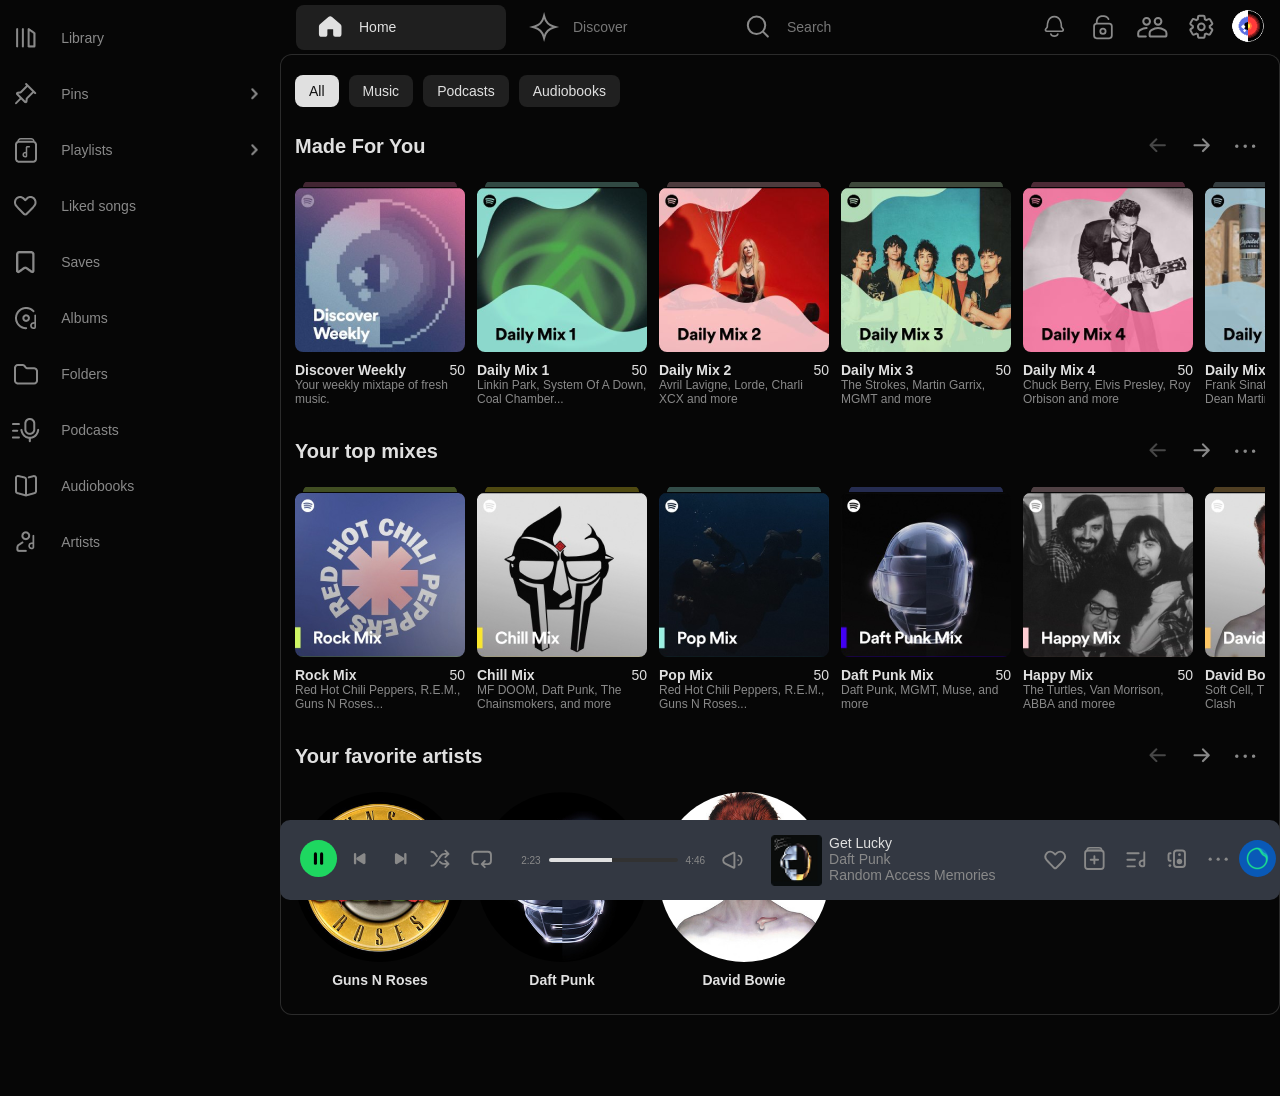
<file: index.html>
<!doctype html>
<html lang="en">
  <head>
    <meta charset="UTF-8" />
    <meta name="viewport" content="width=device-width, initial-scale=1.0" />
    <link
      href="https://api.fontshare.com/v2/css?f[]=satoshi@300,400,500,501,700&display=swap"
      rel="stylesheet"
    />
    <link rel="stylesheet" href="css/style.css" />
    <title>spotify</title>
  </head>
  <body>
    <!--sidebar-->
    <aside class="sidebar">
      <!--desktop-version-sidebar-->
      <div class="desktop-aside">
        <ul class="aside-elements">
          <li>
            <a href="library.html" target="_parent">
              <img
                src="./assets/icons/sidebar.icons/libraryicon.png"
                alt="pin"
              />Library
            </a>
          </li>
          <li>
            <a href="#">
              <img src="./assets/icons/sidebar.icons/pin.png" alt="pin" />Pins
              <img
                class="sidebar-arrow-right"
                src="assets/icons/sidebar.icons/sidebar.arrowicon.png"
                alt="arrow-right"
              />
            </a>
          </li>
          <li>
            <a href="playlist.html" target="_parent">
              <img
                src="./assets/icons/sidebar.icons/playlisticon.png"
                alt="Playlists"
              />Playlists
              <img
                class="sidebar-arrow-right"
                src="assets/icons/sidebar.icons/sidebar.arrowicon.png"
                alt="arrow-right"
              />
            </a>
          </li>
          <li>
            <a href="#">
              <img
                src="./assets/icons/sidebar.icons/likedsongicon.png"
                alt="Liked-songs"
              />Liked songs
            </a>
          </li>
          <li>
            <a href="#">
              <img
                src="./assets/icons/sidebar.icons/savesicon.png"
                alt="Saves"
              />Saves
            </a>
          </li>
          <li>
            <a href="#">
              <img
                src="./assets/icons/sidebar.icons/albumsicon.png"
                alt="Albums"
              />Albums
            </a>
          </li>
          <li>
            <a href="#">
              <img
                src="./assets/icons/sidebar.icons/foldersicon.png"
                alt="Folders"
              />Folders
            </a>
          </li>
          <li>
            <a href="#">
              <img
                src="./assets/icons/sidebar.icons/podcastsicon.png"
                alt="Podcasts"
              />Podcasts
            </a>
          </li>
          <li>
            <a href="#">
              <img
                src="./assets/icons/sidebar.icons/audiobooksicon.png"
                alt="Audiobooks"
              />Audiobooks
            </a>
          </li>
          <li>
            <a href="#">
              <img
                src="./assets/icons/sidebar.icons/artistsicon.png"
                alt="Artists"
              />Artists
            </a>
          </li>
        </ul>
      </div>
    </aside>

    <!--header-->

    <header class="site-header">
      <nav class="header-nav">
        <!-- left side -->
        <div class="nav-left">
          <a href="#" class="nav-item active">
            <img
              alt="home. icon"
              src="assets/icons/menu.bar.icons/home.active.icon.svg"
            />
            <span>Home</span>
          </a>
          <a href="#" class="nav-item">
            <img
              alt="discover icon"
              src="assets/icons/menu.bar.icons/star.off.icon.svg"
            />
            <span>Discover</span>
          </a>
          <a href="search.html" target="_parent" class="nav-item">
            <img
              alt="search icon"
              src="assets/icons/menu.bar.icons/search.off.icon.svg"
            />
            <span>Search</span>
          </a>
        </div>

        <!-- right side -->
        <div class="nav-right">
          <button class="icon-btn" title="Notifications">
            <img
              alt="nofication icon"
              src="assets/icons/menu.bar.icons/bell.icon.svg"
            />
          </button>
          <button class="icon-btn" title="Lock">
            <img
              alt="lock icon"
              src="assets/icons/menu.bar.icons/lock.icon.svg"
            />
          </button>
          <button class="icon-btn" title="Friends">
            <img
              alt="firiends icon"
              src="assets/icons/menu.bar.icons/twoman.icon.svg"
            />
          </button>
          <button class="icon-btn" title="Settings">
            <img
              alt="settings icon"
              src="assets/icons/menu.bar.icons/setting.icon.svg"
            />
          </button>
          <button
            onclick="window.location.href = 'profile.html'"
            class="avatar-btn"
          >
            <img
              alt="avatar icon"
              src="assets/icons/menu.bar.icons/profile.icon.svg"
            />
          </button>
        </div>
      </nav>
    </header>

    <!-- Home main content -->
    <main>
      <section class="main-content">
        <!-- FILTER BUTTONS (All / Music / Podcasts / Audiobooks) -->
        <div class="main-content-btns">
          <button class="all-btn">All</button>
          <button class="music-btn">Music</button>
          <button class="podcast-btn">Podcasts</button>
          <button class="audiobooks-btn">Audiobooks</button>
        </div>

        <!-- MOBILE: QUICK PICKS (Small cards grid like your screenshot) -->
        <!-- NOTE: This section is visible on mobile. -->
        <div class="mobile-picks">
          <!-- Row 1 -->
          <a class="mobile-picks-card" href="#">
            <div class="mobile-picks-cover">
              <img
                alt="Get Lucky cover"
                src="assets/images/favoriteartist.section/artist2.png"
              />
            </div>
            <div class="mobile-picks-content">
              <h4>Get Lucky (feat....)</h4>
              <p>Daft Punk</p>
            </div>
          </a>

          <a class="mobile-picks-card" href="#">
            <div class="mobile-picks-cover">
              <img
                alt="Daily Mix 2 cover"
                src="assets/images/madeforyou.section/album2.png"
              />
            </div>
            <div class="mobile-picks-content">
              <h4>Daily Mix 2</h4>
              <p>Daily Mix</p>
            </div>
          </a>

          <!-- Row 2 -->
          <a class="mobile-picks-card" href="#">
            <div class="mobile-picks-cover">
              <img
                alt="Daily Mix 1 cover"
                src="assets/images/madeforyou.section/album1.png"
              />
            </div>
            <div class="mobile-picks-content">
              <h4>Daily Mix 1</h4>
              <p>Daily Mix</p>
            </div>
          </a>

          <a class="mobile-picks-card" href="#">
            <div class="mobile-picks-cover">
              <img
                alt="Instant Crush cover"
                src="assets/images/favoriteartist.section/artist2.png"
              />
            </div>
            <div class="mobile-picks-content">
              <h4>Instant Crush</h4>
              <p>Daft Punk</p>
            </div>
          </a>

          <!-- Row 3 -->
          <a class="mobile-picks-card" href="#">
            <div class="mobile-picks-cover">
              <img
                alt="Around the world cover"
                src="assets/images/favoriteartist.section/artist2.png"
              />
            </div>
            <div class="mobile-picks-content">
              <h4>Around the wo...</h4>
              <p>Daft Punk</p>
            </div>
          </a>

          <a class="mobile-picks-card" href="#">
            <div class="mobile-picks-cover">
              <img
                alt="Rock Mix cover"
                src="assets/images/madeforyou.section/album1.png"
              />
            </div>
            <div class="mobile-picks-content">
              <h4>Rock Mix</h4>
              <p>Rock Mix</p>
            </div>
          </a>
        </div>

        <!-- MADE FOR YOU SECTION -->
        <div class="madeforyou">
          <div class="madeforyou-header">
            <h2>Made For You</h2>
            <div class="nav-icon">
              <img
                class="arrow-left"
                alt="arrow-left"
                src="assets/icons/homemmain.icons/arrowlefticon.png"
              />
              <img
                class="arrow-right"
                alt="arrow-right"
                src="assets/icons/homemmain.icons/arrowrighticon.png"
              />
              <img
                alt="three-dot"
                src="assets/icons/homemmain.icons/dots.icon.png"
              />
            </div>
          </div>

          <div class="madeforyou-card-section">
            <a class="madeforyou-card" href="#">
              <div class="card-cover">
                <img
                  alt="discover weekly albumcover"
                  src="assets/images/madeforyou.section/album1.png"
                />
              </div>
              <div class="card-content">
                <h3>Discover Weekly</h3>
                <span>50</span>
                <p>Your weekly mixtape of fresh music.</p>
              </div>
            </a>

            <a class="madeforyou-card" href="#">
              <div class="card-cover">
                <img
                  alt="daily mix 1 albumcover"
                  src="assets/images/madeforyou.section/album2.png"
                />
              </div>
              <div class="card-content">
                <h3>Daily Mix 1</h3>
                <span>50</span>
                <p>Linkin Park, System Of A Down, Coal Chamber...</p>
              </div>
            </a>

            <a class="madeforyou-card" href="#">
              <div class="card-cover">
                <img
                  alt="daily mix 2 albumcover"
                  src="assets/images/madeforyou.section/album3.png"
                />
              </div>
              <div class="card-content">
                <h3>Daily Mix 2</h3>
                <span>50</span>
                <p>Avril Lavigne, Lorde, Charli XCX and more</p>
              </div>
            </a>

            <a class="madeforyou-card" href="#">
              <div class="card-cover">
                <img
                  alt="daily mix 3 albumcover"
                  src="assets/images/madeforyou.section/album4.png"
                />
              </div>
              <div class="card-content">
                <h3>Daily Mix 3</h3>
                <span>50</span>
                <p>The Strokes, Martin Garrix, MGMT and more</p>
              </div>
            </a>

            <a class="madeforyou-card" href="#">
              <div class="card-cover">
                <img
                  alt="daily mix 4 albumcover"
                  src="assets/images/madeforyou.section/album5.png"
                />
              </div>
              <div class="card-content">
                <h3>Daily Mix 4</h3>
                <span>50</span>
                <p>Chuck Berry, Elvis Presley, Roy Orbison and more</p>
              </div>
            </a>

            <a class="madeforyou-card" href="#">
              <div class="card-cover">
                <img
                  alt="daily mix 5 albumcover"
                  src="assets/images/madeforyou.section/album6.png"
                />
              </div>
              <div class="card-content">
                <h3>Daily Mix 5</h3>
                <span>50</span>
                <p>Frank Sinatra, Gerhard Trede, Dean Martin and more</p>
              </div>
            </a>

            <a class="madeforyou-card" href="#">
              <div class="card-cover">
                <img
                  alt="nirvana radio albumcover"
                  src="assets/images/madeforyou.section/album7.png"
                />
              </div>
              <div class="card-content">
                <h3>Nirvana Radio</h3>
                <span>50</span>
                <p>The Strokes, Martin Garrix, MGMT and more</p>
              </div>
            </a>

            <a class="madeforyou-card" href="#">
              <div class="card-cover">
                <img
                  alt="fall out boy radio albumcover"
                  src="assets/images/madeforyou.section/album8.png"
                />
              </div>
              <div class="card-content">
                <h3>Fall Out Boy Radio</h3>
                <span>50</span>
                <p>With Panic! At The Disco, The All-American Rejects...</p>
              </div>
            </a>
          </div>
        </div>

        <!-- YOUR TOP MIXES SECTION -->
        <div class="yourtopmixes">
          <div class="yourtopmixes-header">
            <h2>Your top mixes</h2>
            <div class="nav-arrows">
              <img
                class="arrow-left"
                alt="arrow-left"
                src="assets/icons/homemmain.icons/arrowlefticon.png"
              />
              <img
                class="arrow-right"
                alt="arrow-right"
                src="assets/icons/homemmain.icons/arrowrighticon.png"
              />
              <img
                class="three-dot"
                alt="three-dot"
                src="assets/icons/homemmain.icons/dots.icon.png"
              />
            </div>
          </div>

          <div class="yourtopmixes-card-section">
            <a class="yourtopmixes-card" href="#">
              <div class="card-cover">
                <img
                  alt="Rock Mix albumcover"
                  src="assets/images/yourtopmixes.section/album2.1.png"
                />
              </div>
              <div class="card-content">
                <h3>Rock Mix</h3>
                <span>50</span>
                <p>Red Hot Chili Peppers, R.E.M., Guns N Roses...</p>
              </div>
            </a>

            <a class="yourtopmixes-card" href="#">
              <div class="card-cover">
                <img
                  alt="Chill Mix albumcover"
                  src="assets/images/yourtopmixes.section/album2.2.png"
                />
              </div>
              <div class="card-content">
                <h3>Chill Mix</h3>
                <span>50</span>
                <p>MF DOOM, Daft Punk, The Chainsmokers, and more</p>
              </div>
            </a>

            <a class="yourtopmixes-card" href="#">
              <div class="card-cover">
                <img
                  alt="Pop Mix albumcover"
                  src="assets/images/yourtopmixes.section/album2.3.png"
                />
              </div>
              <div class="card-content">
                <h3>Pop Mix</h3>
                <span>50</span>
                <p>Red Hot Chili Peppers, R.E.M., Guns N Roses...</p>
              </div>
            </a>

            <a class="yourtopmixes-card" href="#">
              <div class="card-cover">
                <img
                  alt="Daft Punk Mix albumcover"
                  src="assets/images/yourtopmixes.section/album2.4.png"
                />
              </div>
              <div class="card-content">
                <h3>Daft Punk Mix</h3>
                <span>50</span>
                <p>Daft Punk, MGMT, Muse, and more</p>
              </div>
            </a>

            <a class="yourtopmixes-card" href="#">
              <div class="card-cover">
                <img
                  alt="Happy Mix albumcover"
                  src="assets/images/yourtopmixes.section/album2.5.png"
                />
              </div>
              <div class="card-content">
                <h3>Happy Mix</h3>
                <span>50</span>
                <p>The Turtles, Van Morrison, ABBA and moree</p>
              </div>
            </a>

            <a class="yourtopmixes-card" href="#">
              <div class="card-cover">
                <img
                  alt="David Bowie Mix albumcover"
                  src="assets/images/yourtopmixes.section/album2.6.png"
                />
              </div>
              <div class="card-content">
                <h3>David Bowie Mix</h3>
                <span>50</span>
                <p>Soft Cell, The Who and The Clash</p>
              </div>
            </a>

            <a class="yourtopmixes-card" href="#">
              <div class="card-cover">
                <img
                  alt="Upbeat Mix albumcover"
                  src="assets/images/yourtopmixes.section/album2.7.png"
                />
              </div>
              <div class="card-content">
                <h3>Upbeat Mix</h3>
                <span>50</span>
                <p>Kylie Minogue, Charli XCX, Cage The Elephant and...</p>
              </div>
            </a>

            <a class="yourtopmixes-card" href="#">
              <div class="card-cover">
                <img
                  alt="60s Mix albumcover"
                  src="assets/images/yourtopmixes.section/album2.8.png"
                />
              </div>
              <div class="card-content">
                <h3>60s Mix</h3>
                <span>50</span>
                <p>Chuck Berry, Skeeter David, Van Morrison and...</p>
              </div>
            </a>
          </div>
        </div>

        <!-- YOUR FAVORITE ARTISTS SECTION -->
        <div class="Yourfavoriteartists">
          <div class="Yourfavoriteartists-header">
            <h2>Your favorite artists</h2>
            <div class="nav-arrows">
              <img
                class="arrow-left"
                alt="arrow-left"
                src="assets/icons/homemmain.icons/arrowlefticon.png"
              />
              <img
                class="arrow-right"
                alt="arrow-right"
                src="assets/icons/homemmain.icons/arrowrighticon.png"
              />
              <img
                class="three-dot"
                alt="three-dot"
                src="assets/icons/homemmain.icons/dots.icon.png"
              />
            </div>
          </div>

          <div class="Yourfavoriteartists-section">
            <a class="Yourfavoriteartists-card" href="#">
              <div class="card-cover">
                <img
                  alt="Guns N' Roses artist cover"
                  src="assets/images/favoriteartist.section/artist1.png"
                />
              </div>
              <div class="card-content">
                <h3>Guns N Roses</h3>
              </div>
            </a>

            <a class="Yourfavoriteartists-card" href="#">
              <div class="card-cover">
                <img
                  alt="Daft Punk artist cover"
                  src="assets/images/favoriteartist.section/artist2.png"
                />
              </div>
              <div class="card-content">
                <h3>Daft Punk</h3>
              </div>
            </a>

            <a class="Yourfavoriteartists-card" href="#">
              <div class="card-cover">
                <img
                  alt="David Bowie artist cover"
                  src="assets/images/favoriteartist.section/artist3.png"
                />
              </div>
              <div class="card-content">
                <h3>David Bowie</h3>
              </div>
            </a>
          </div>
        </div>
      </section>
    </main>

    <!-- footer / player bar -->
    <footer class="player-bar">
      <!-- Left: Controls -->
      <section class="pleyer-desktop">
        <div class="player-controls">
          <button class="btn btn-play" aria-label="Pause">
            <img
              alt="pause button"
              src="assets/icons/player.icons/play button.svg"
            />
          </button>
          <button>
            <img alt="Previous" src="assets/icons/player.icons/skip.left.svg" />
          </button>
          <button>
            <img alt="next" src="assets/icons/player.icons/skip.right.svg" />
          </button>
          <button>
            <img alt="shuffle" src="assets/icons/player.icons/suffle.svg" />
          </button>
          <button>
            <img alt="repeat" src="assets/icons/player.icons/restart.svg" />
          </button>
        </div>

        <div class="progress">
          <span>2:23</span>
          <input type="range" />
          <span>4:46</span>
          <img src="assets/icons/player.icons/voice.svg" alt="sound icon" />
        </div>

        <!-- Right: Track info -->
        <div class="player-track">
          <img
            class="player-cover"
            src="assets/icons/player.icons/album.cover.png"
            alt="album cover"
          />
          <div class="player-meta">
            <span class="player-song">Get Lucky</span>
            <span class="player-artist">Daft Punk</span>
            <span class="player-album">Random Access Memories</span>
          </div>
        </div>

        <!-- Actions -->
        <div class="player-actions">
          <button>
            <img alt="heart icon" src="assets/icons/player.icons/pc-like.svg" />
          </button>
          <button>
            <img alt="plus icon" src="assets/icons/player.icons/plus.svg" />
          </button>
          <button onclick="window.location.href = 'song.html'">
            <img
              alt="lyrics icon"
              src="assets/icons/player.icons/pc-lyrics.svg"
            />
          </button>
          <button>
            <img alt="icon" src="assets/icons/player.icons/dinamik.svg" />
          </button>
          <button>
            <img
              alt="dots"
              src="assets/icons/player.icons/pc-playing-more.svg"
            />
          </button>
          <button>
            <img alt="dj icon" src="assets/icons/player.icons/image 19.svg" />
          </button>
          <button>
            <img alt="queue" src="assets/icons/player.icons/pc-queue.svg" />
          </button>
        </div>
      </section>

      <!-- Mobile Player Bar -->
      <section class="mobile-player-bar">
        <!-- Mini Player -->
        <div class="mini-player">
          <div class="mini-player-left">
            <img
              class="mini-player-cover"
              src="assets/icons/mob.player.icon/album.cover.png"
              alt="Get Lucky cover"
            />
            <div class="mini-player-info">
              <h4>Get Lucky (feat. Pharrell Willia...</h4>
              <p>Daft Punk</p>
            </div>
          </div>
          <div class="mini-player-controls">
            <button>
              <img src="assets/icons/mob.player.icon/plus.svg" alt="add" />
            </button>
            <button>
              <img src="assets/icons/mob.player.icon/play.svg" alt="play" />
            </button>
          </div>
          <!-- Progress bar -->
          <div class="mini-player-progress">
            <div class="mini-player-progress-bar"></div>
          </div>
        </div>

        <!-- Bottom Nav -->
        <nav class="mobile-bottom-nav">
          <a href="index.html" target="_parent" class="mobile-nav-item active">
            <img
              src="assets/icons/menu.bar.icons/home.active.icon.svg"
              alt="Home"
            />
            <span>Home</span>
          </a>
          <a href="#" class="mobile-nav-item">
            <img
              src="assets/icons/menu.bar.icons/star.off.icon.svg"
              alt="Discover"
            />
            <span>Discover</span>
          </a>
          <a href="search.html" target="_parent" class="mobile-nav-item">
            <img
              src="assets/icons/menu.bar.icons/search.off.icon.svg"
              alt="Search"
            />
            <span>Search</span>
          </a>
          <a href="library.html" class="mobile-nav-item">
            <img
              src="assets/icons/menu.bar.icons/library.icon.svg"
              alt="Library"
            />
            <span>Library</span>
          </a>
          <a href="profile.html" target="_parent" class="mobile-nav-item">
            <img src="assets/icons/menu.bar.icons/me icon.svg" alt="Me" />
            <span>Me</span>
          </a>
        </nav>
      </section>
    </footer>
  </body>
</html>
</file>
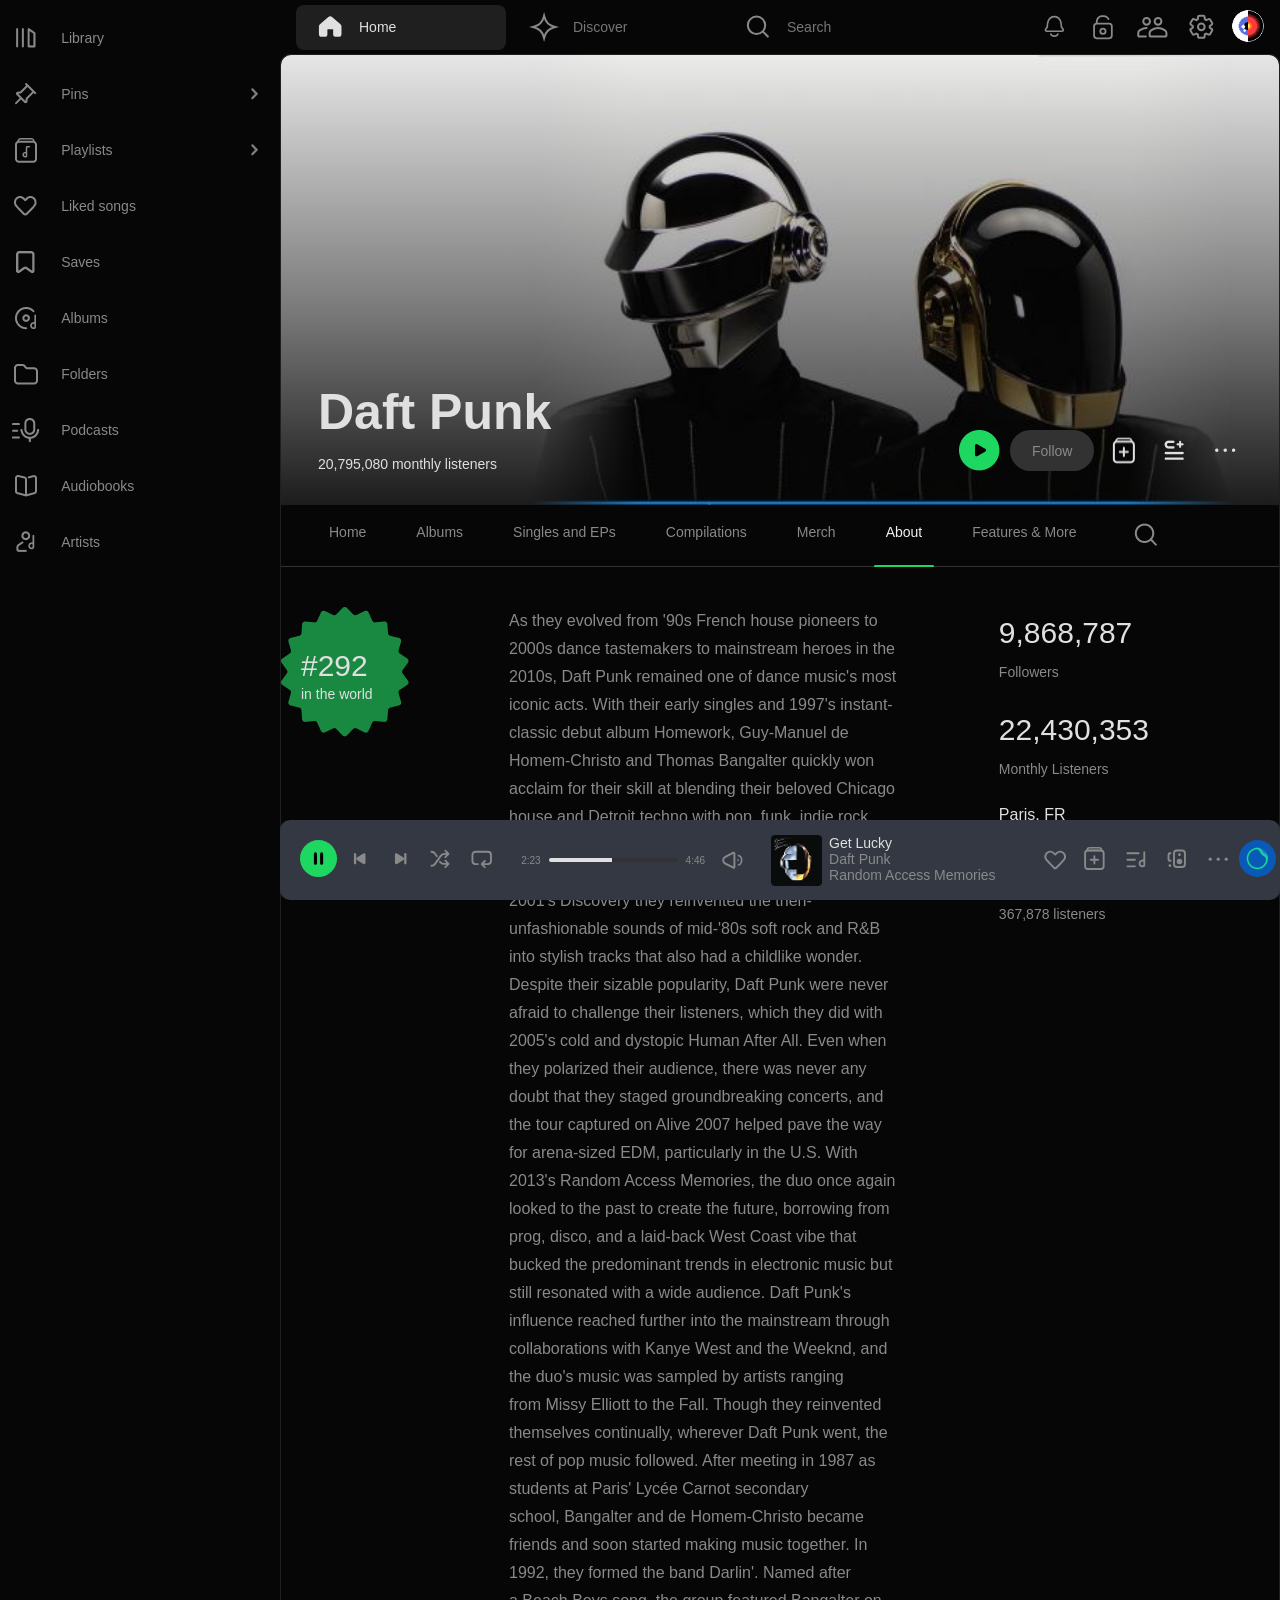
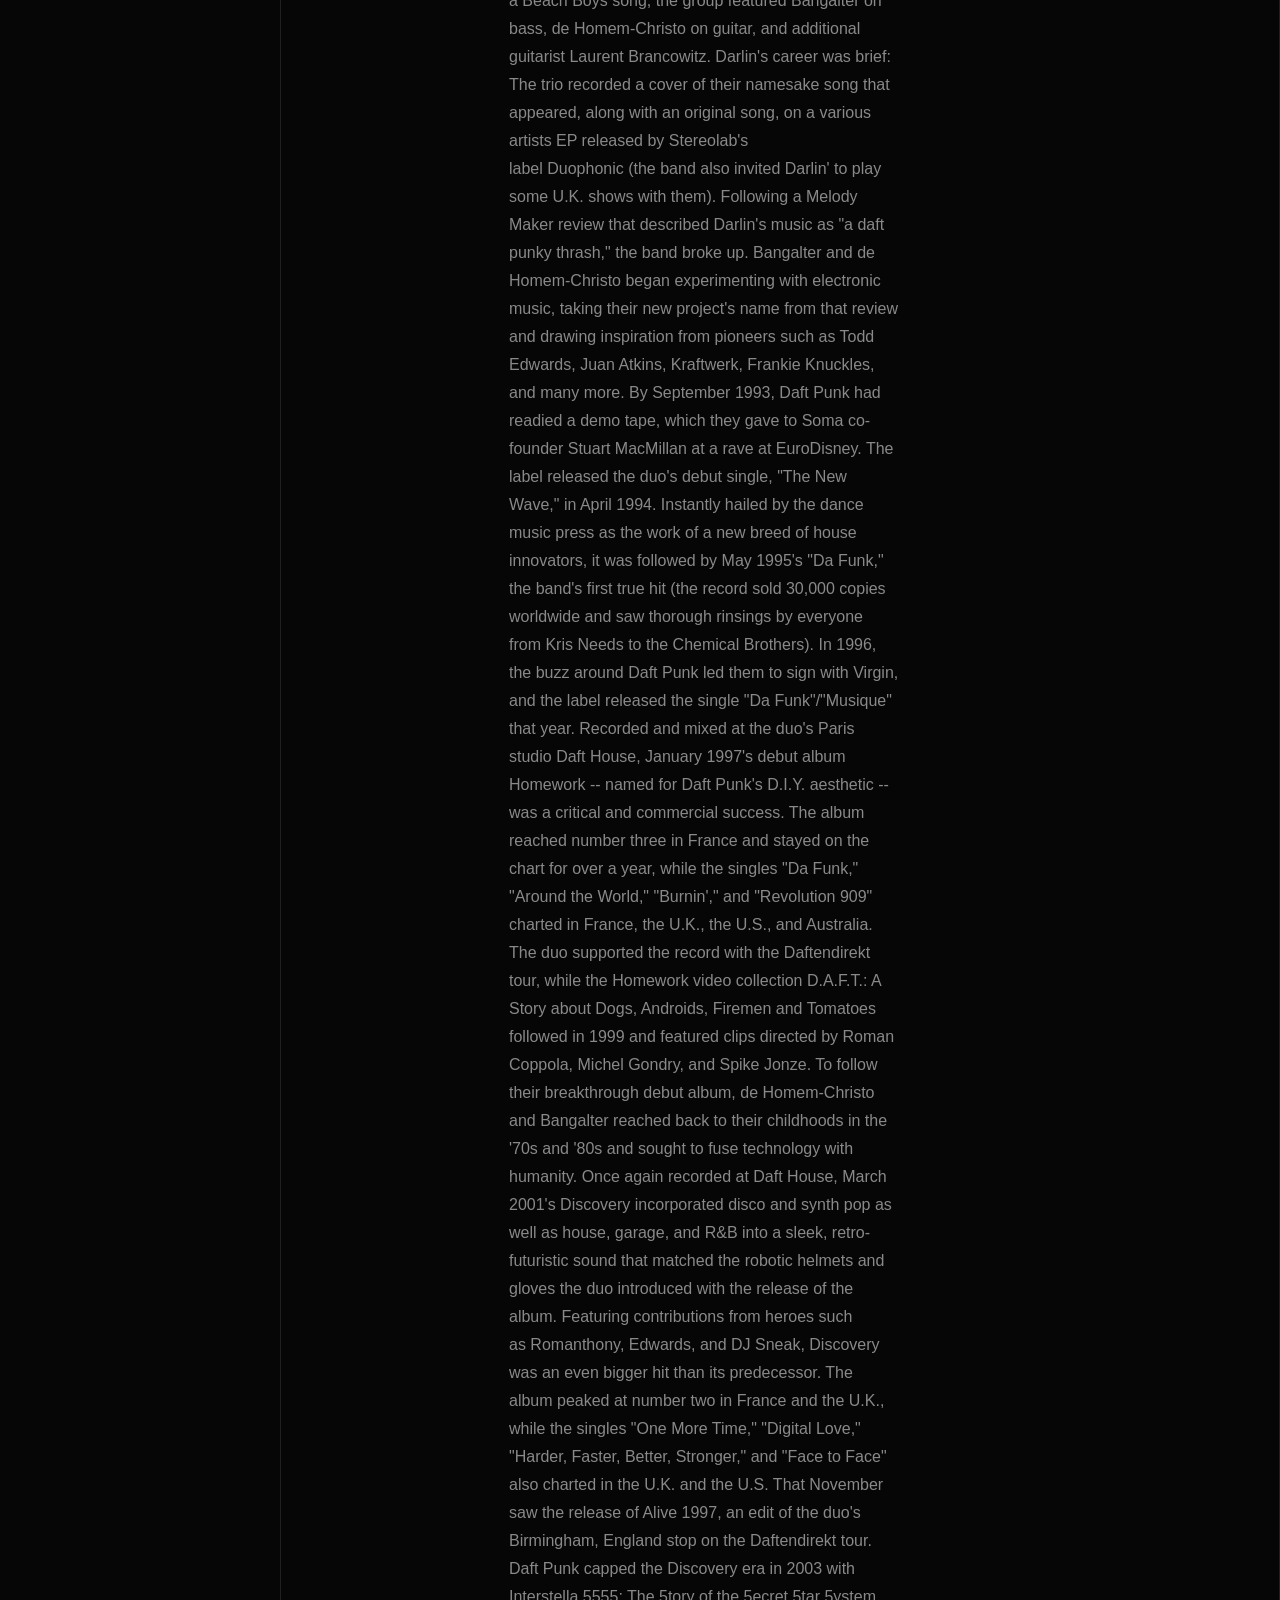
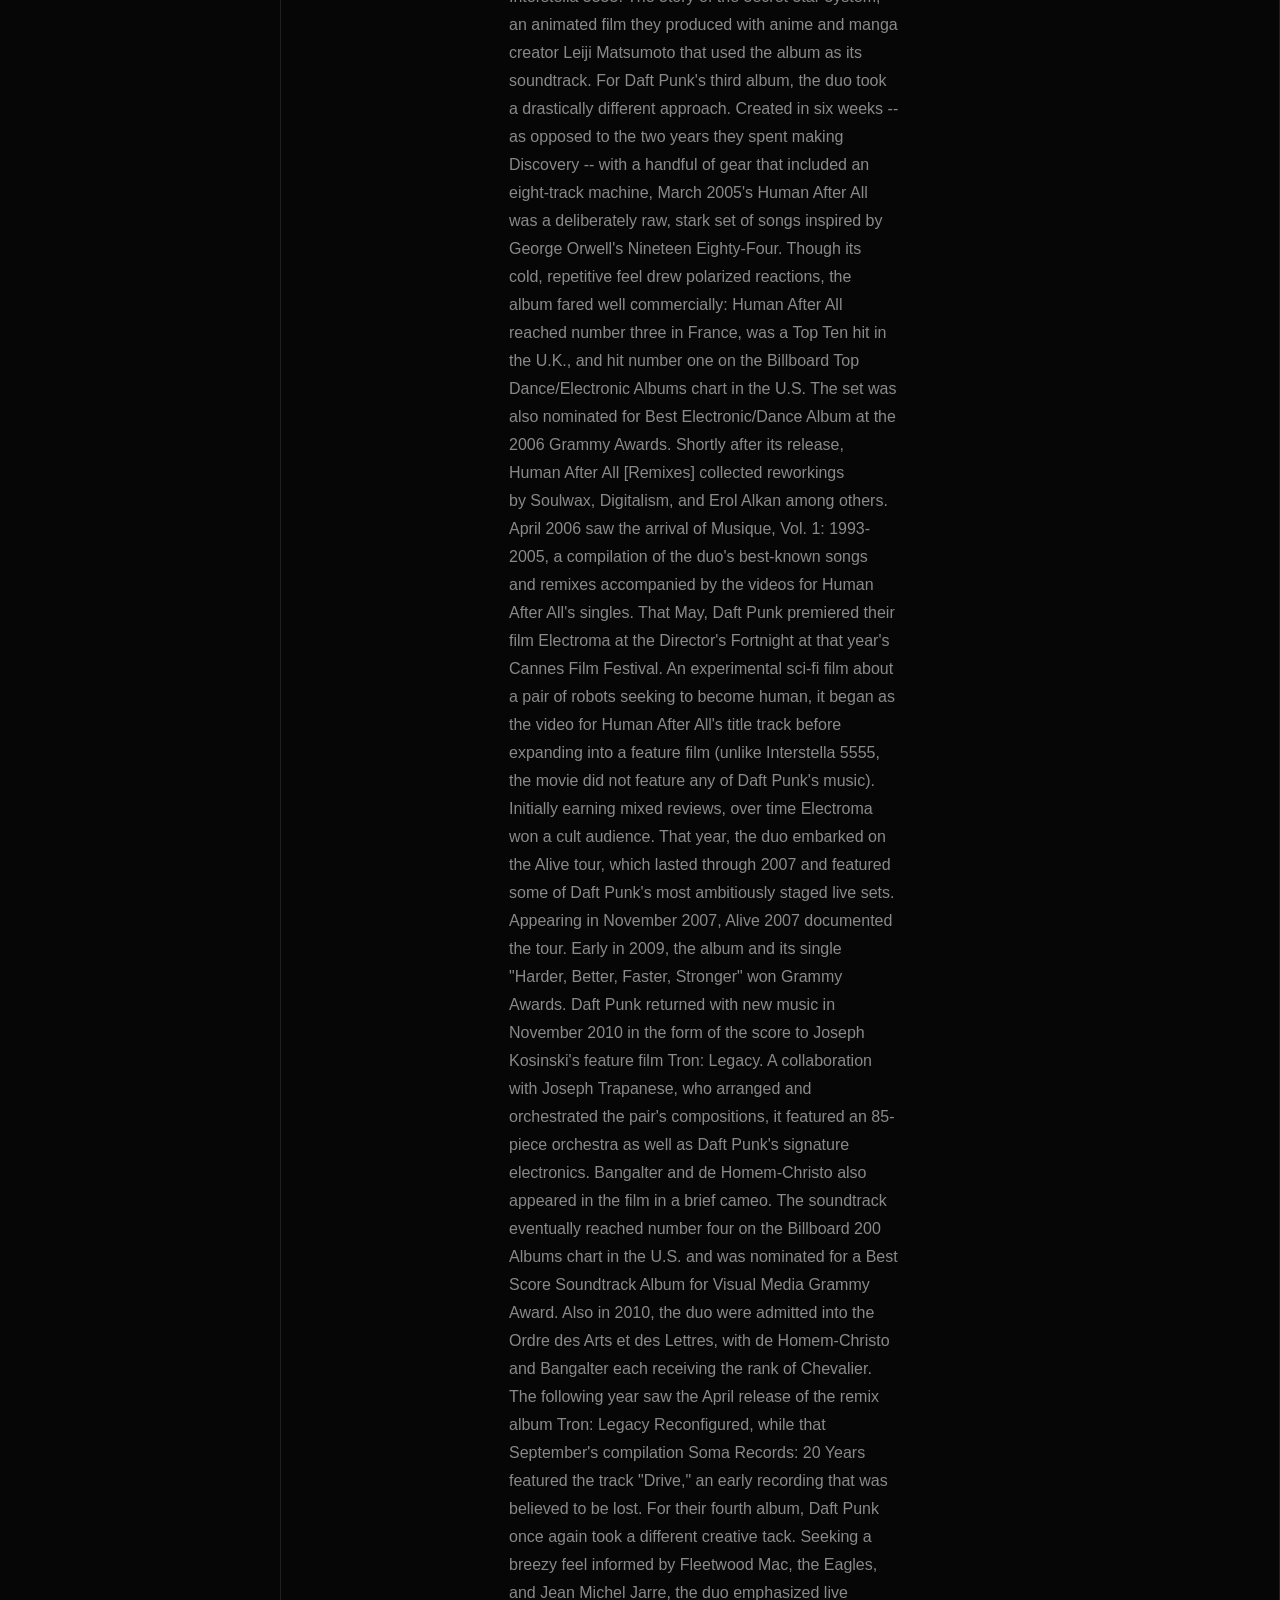
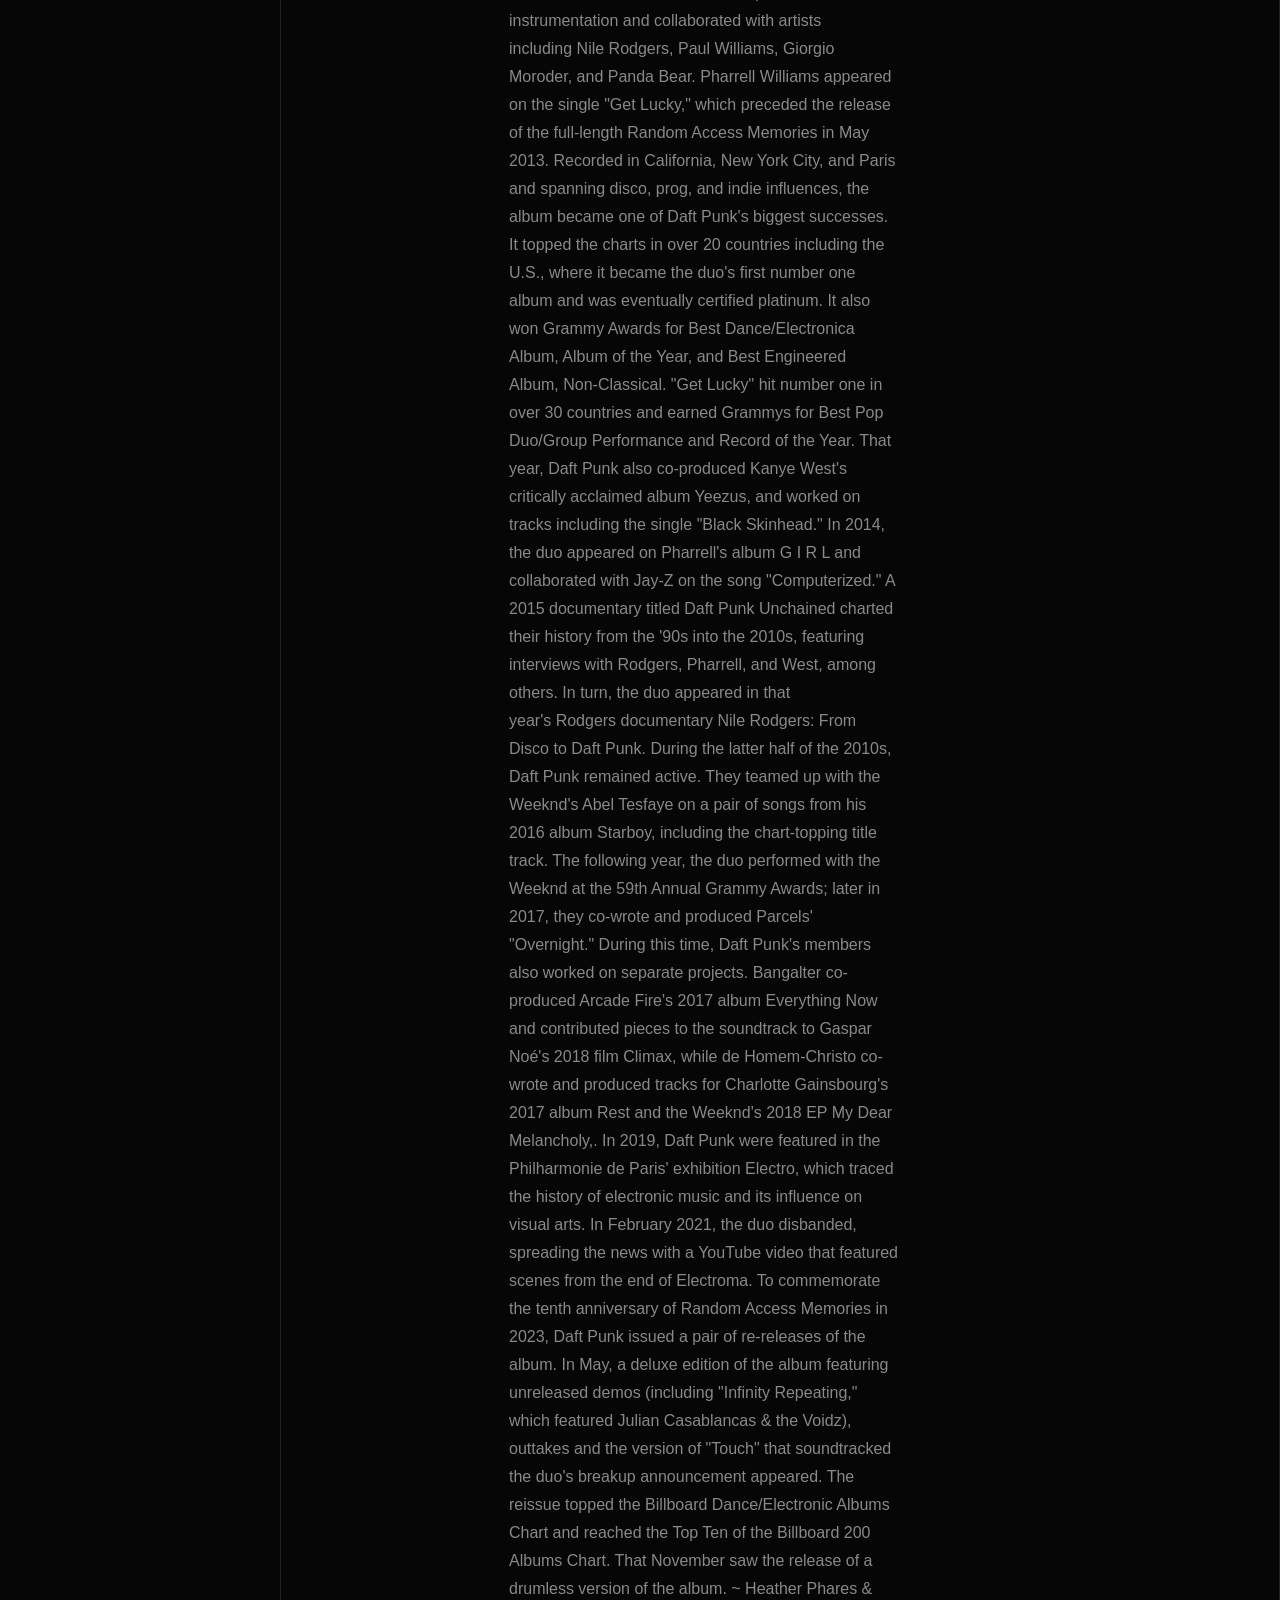
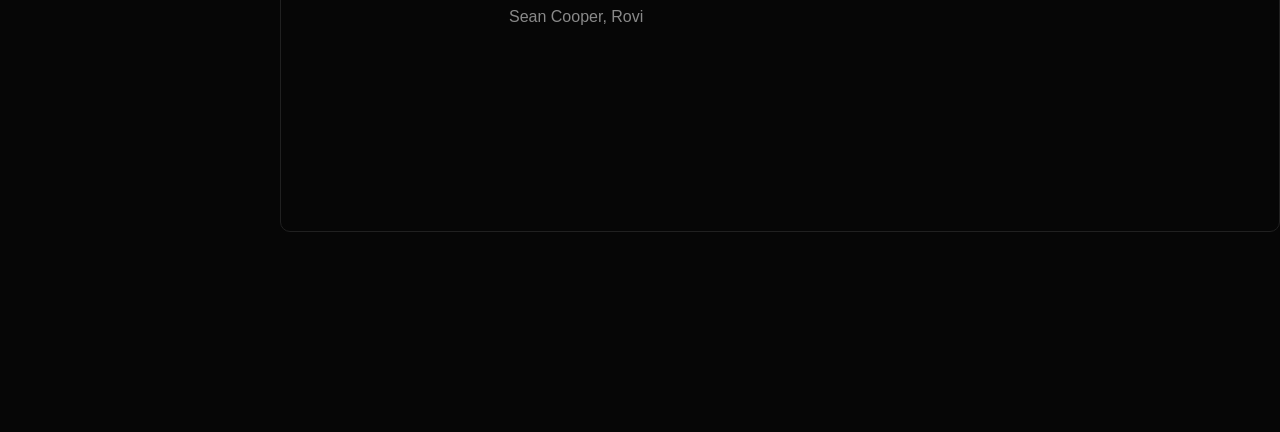
<file: about-artist.html>
<!DOCTYPE html>
<html lang="en">
<head>
    <meta charset="UTF-8">
    <meta name="viewport" content="width=device-width, initial-scale=1.0">
    <title>About Artist</title>
    <link rel="stylesheet" href="css/style.css">
</head>
<body>
     <!--sidebar-->
     <aside class="sidebar">
        <!--desktop-version-sidebar-->
        <div class="desktop-aside">
          <ul class="aside-elements">
            <li>
              <a href="library.html" target="_parent">
                <img
                  src="./assets/icons/sidebar.icons/libraryicon.png"
                  alt="pin"
                />Library
              </a>
            </li>
            <li>
              <a href="#">
                <img src="./assets/icons/sidebar.icons/pin.png" alt="pin" />Pins
                <img
                  class="sidebar-arrow-right"
                  src="assets/icons/sidebar.icons/sidebar.arrowicon.png"
                  alt="arrow-right"
                />
              </a>
            </li>
            <li>
              <a href="playlist.html">
                <img
                  src="./assets/icons/sidebar.icons/playlisticon.png"
                  alt="Playlists"
                />Playlists
                <img
                  class="sidebar-arrow-right"
                  src="assets/icons/sidebar.icons/sidebar.arrowicon.png"
                  alt="arrow-right"
                />
              </a>
            </li>
            <li>
              <a href="#">
                <img
                  src="./assets/icons/sidebar.icons/likedsongicon.png"
                  alt="Liked-songs"
                />Liked songs
              </a>
            </li>
            <li>
              <a href="#">
                <img
                  src="./assets/icons/sidebar.icons/savesicon.png"
                  alt="Saves"
                />Saves
              </a>
            </li>
            <li>
              <a href="#">
                <img
                  src="./assets/icons/sidebar.icons/albumsicon.png"
                  alt="Albums"
                />Albums
              </a>
            </li>
            <li>
              <a href="#">
                <img
                  src="./assets/icons/sidebar.icons/foldersicon.png"
                  alt="Folders"
                />Folders
              </a>
            </li>
            <li>
              <a href="#">
                <img
                  src="./assets/icons/sidebar.icons/podcastsicon.png"
                  alt="Podcasts"
                />Podcasts
              </a>
            </li>
            <li>
              <a href="#">
                <img
                  src="./assets/icons/sidebar.icons/audiobooksicon.png"
                  alt="Audiobooks"
                />Audiobooks
              </a>
            </li>
            <li>
              <a href="artist.html">
                <img
                  src="./assets/icons/sidebar.icons/artistsicon.png"
                  alt="Artists"
                />Artists
              </a>
            </li>
          </ul>
        </div>
      </aside>
  
      <!--header-->
  
      <header class="site-header">
        <nav class="header-nav">
          <!-- left side -->
          <div class="nav-left">
            <a href="index.html" class="nav-item active">
              <img
                alt="home. icon"
                src="assets/icons/menu.bar.icons/home.active.icon.svg"
              />
              <span>Home</span>
            </a>
            <a href="#" class="nav-item">
              <img
                alt="discover icon"
                src="assets/icons/menu.bar.icons/star.off.icon.svg"
              />
              <span>Discover</span>
            </a>
            <a href="search.html" class="nav-item">
              <img
                alt="search icon"
                src="assets/icons/menu.bar.icons/search.off.icon.svg"
              />
              <span>Search</span>
            </a>
          </div>
  
          <!-- right side -->
          <div class="nav-right">
            <button class="icon-btn" title="Notifications">
              <img
                alt="nofication icon"
                src="assets/icons/menu.bar.icons/bell.icon.svg"
              />
            </button>
            <button class="icon-btn" title="Lock">
              <img
                alt="lock icon"
                src="assets/icons/menu.bar.icons/lock.icon.svg"
              />
            </button>
            <button class="icon-btn" title="Friends">
              <img
                alt="firiends icon"
                src="assets/icons/menu.bar.icons/twoman.icon.svg"
              />
            </button>
            <button class="icon-btn" title="Settings">
              <img
                alt="settings icon"
                src="assets/icons/menu.bar.icons/setting.icon.svg"
              />
            </button>
            <button class="avatar-btn">
              <img
                alt="avatar icon"
                src="assets/icons/menu.bar.icons/profile.icon.svg"
              />
              <a href="profile.html"></a>
            </button>
          </div>
        </nav>
      </header>
      <!--main-->
      <main>
        <div class="main-section-artists">
        <section class="artist-info-container">
        <div class="artist-background-container">
           <img class="background-image-artist" src="assets/images/artist/daftpunk-background.JPG" alt="">
            <div class="arist-info-textbox">
                <p class="artist-name">Daft Punk</p>
                <p class="listeners-num">20,795,080 monthly listeners</p>
            </div>
            <div class="artist-info-logos">
                <img src="assets/icons/artist-page/icons big.png" alt="play">
                <button>Follow</button>
                <img src="assets/icons/artist-page/add-playlist.png" alt="add to playlist">
                <img src="assets/icons/artist-page/add-queue.png" alt="add to queue">
                <img src="assets/icons/artist-page/more.png" alt="">
            </div>
        </div>
        </section>
        <section class="most-played-container">
            <nav class="artist-info-nav">
                <a href="artist.html">Home</a>
                <a href="#albums">Albums</a>
                <a href="#Singles and EPs">Singles and EPs</a>
                <a href="#Compilattions">Compilations</a>
                <a href="#Merch">Merch</a>
                <a href="about-artist.html" class="active-nav-element">About</a>
                <a href="#Features & More">Features & More</a>
                <img src="assets/icons/artist-page/search.png" alt="search">
            </nav>
            <section class="about-artist-container">
                <div class="star-logo-card">
                    <img src="assets/images/artist/Star.png" alt="">
                    <p><span>#292</span> in the world</p>
                </div>
                <div class="textbox-about-artist">
                    <p>As they evolved from '90s French house pioneers to 2000s dance tastemakers to mainstream heroes in the 2010s, Daft Punk remained one of dance music's most iconic acts. With their early singles and 1997's instant-classic debut album Homework, Guy-Manuel de Homem-Christo and Thomas Bangalter quickly won acclaim for their skill at blending their beloved Chicago house and Detroit techno with pop, funk, indie rock, and hip-hop into nostalgic yet futuristic forms. Not content to just widen electronic music's popularity, on 2001's Discovery they reinvented the then-unfashionable sounds of mid-'80s soft rock and R&B into stylish tracks that also had a childlike wonder. Despite their sizable popularity, Daft Punk were never afraid to challenge their listeners, which they did with 2005's cold and dystopic Human After All. Even when they polarized their audience, there was never any doubt that they staged groundbreaking concerts, and the tour captured on Alive 2007 helped pave the way for arena-sized EDM, particularly in the U.S. With 2013's Random Access Memories, the duo once again looked to the past to create the future, borrowing from prog, disco, and a laid-back West Coast vibe that bucked the predominant trends in electronic music but still resonated with a wide audience. Daft Punk's influence reached further into the mainstream through collaborations with Kanye West and the Weeknd, and the duo's music was sampled by artists ranging from Missy Elliott to the Fall. Though they reinvented themselves continually, wherever Daft Punk went, the rest of pop music followed. After meeting in 1987 as students at Paris' Lycée Carnot secondary school, Bangalter and de Homem-Christo became friends and soon started making music together. In 1992, they formed the band Darlin'. Named after a Beach Boys song, the group featured Bangalter on bass, de Homem-Christo on guitar, and additional guitarist Laurent Brancowitz. Darlin's career was brief: The trio recorded a cover of their namesake song that appeared, along with an original song, on a various artists EP released by Stereolab's label Duophonic (the band also invited Darlin' to play some U.K. shows with them). Following a Melody Maker review that described Darlin's music as "a daft punky thrash," the band broke up. Bangalter and de Homem-Christo began experimenting with electronic music, taking their new project's name from that review and drawing inspiration from pioneers such as Todd Edwards, Juan Atkins, Kraftwerk, Frankie Knuckles, and many more. By September 1993, Daft Punk had readied a demo tape, which they gave to Soma co-founder Stuart MacMillan at a rave at EuroDisney. The label released the duo's debut single, "The New Wave," in April 1994. Instantly hailed by the dance music press as the work of a new breed of house innovators, it was followed by May 1995's "Da Funk," the band's first true hit (the record sold 30,000 copies worldwide and saw thorough rinsings by everyone from Kris Needs to the Chemical Brothers). In 1996, the buzz around Daft Punk led them to sign with Virgin, and the label released the single "Da Funk"/"Musique" that year. Recorded and mixed at the duo's Paris studio Daft House, January 1997's debut album Homework -- named for Daft Punk's D.I.Y. aesthetic -- was a critical and commercial success. The album reached number three in France and stayed on the chart for over a year, while the singles "Da Funk," "Around the World," "Burnin'," and "Revolution 909" charted in France, the U.K., the U.S., and Australia. The duo supported the record with the Daftendirekt tour, while the Homework video collection D.A.F.T.: A Story about Dogs, Androids, Firemen and Tomatoes followed in 1999 and featured clips directed by Roman Coppola, Michel Gondry, and Spike Jonze. To follow their breakthrough debut album, de Homem-Christo and Bangalter reached back to their childhoods in the '70s and '80s and sought to fuse technology with humanity. Once again recorded at Daft House, March 2001's Discovery incorporated disco and synth pop as well as house, garage, and R&B into a sleek, retro-futuristic sound that matched the robotic helmets and gloves the duo introduced with the release of the album. Featuring contributions from heroes such as Romanthony, Edwards, and DJ Sneak, Discovery was an even bigger hit than its predecessor. The album peaked at number two in France and the U.K., while the singles "One More Time," "Digital Love," "Harder, Faster, Better, Stronger," and "Face to Face" also charted in the U.K. and the U.S. That November saw the release of Alive 1997, an edit of the duo's Birmingham, England stop on the Daftendirekt tour. Daft Punk capped the Discovery era in 2003 with Interstella 5555: The 5tory of the 5ecret 5tar 5ystem, an animated film they produced with anime and manga creator Leiji Matsumoto that used the album as its soundtrack. For Daft Punk's third album, the duo took a drastically different approach. Created in six weeks -- as opposed to the two years they spent making Discovery -- with a handful of gear that included an eight-track machine, March 2005's Human After All was a deliberately raw, stark set of songs inspired by George Orwell's Nineteen Eighty-Four. Though its cold, repetitive feel drew polarized reactions, the album fared well commercially: Human After All reached number three in France, was a Top Ten hit in the U.K., and hit number one on the Billboard Top Dance/Electronic Albums chart in the U.S. The set was also nominated for Best Electronic/Dance Album at the 2006 Grammy Awards. Shortly after its release, Human After All [Remixes] collected reworkings by Soulwax, Digitalism, and Erol Alkan among others. April 2006 saw the arrival of Musique, Vol. 1: 1993-2005, a compilation of the duo's best-known songs and remixes accompanied by the videos for Human After All's singles. That May, Daft Punk premiered their film Electroma at the Director's Fortnight at that year's Cannes Film Festival. An experimental sci-fi film about a pair of robots seeking to become human, it began as the video for Human After All's title track before expanding into a feature film (unlike Interstella 5555, the movie did not feature any of Daft Punk's music). Initially earning mixed reviews, over time Electroma won a cult audience. That year, the duo embarked on the Alive tour, which lasted through 2007 and featured some of Daft Punk's most ambitiously staged live sets. Appearing in November 2007, Alive 2007 documented the tour. Early in 2009, the album and its single "Harder, Better, Faster, Stronger" won Grammy Awards. Daft Punk returned with new music in November 2010 in the form of the score to Joseph Kosinski's feature film Tron: Legacy. A collaboration with Joseph Trapanese, who arranged and orchestrated the pair's compositions, it featured an 85-piece orchestra as well as Daft Punk's signature electronics. Bangalter and de Homem-Christo also appeared in the film in a brief cameo. The soundtrack eventually reached number four on the Billboard 200 Albums chart in the U.S. and was nominated for a Best Score Soundtrack Album for Visual Media Grammy Award. Also in 2010, the duo were admitted into the Ordre des Arts et des Lettres, with de Homem-Christo and Bangalter each receiving the rank of Chevalier. The following year saw the April release of the remix album Tron: Legacy Reconfigured, while that September's compilation Soma Records: 20 Years featured the track "Drive," an early recording that was believed to be lost. For their fourth album, Daft Punk once again took a different creative tack. Seeking a breezy feel informed by Fleetwood Mac, the Eagles, and Jean Michel Jarre, the duo emphasized live instrumentation and collaborated with artists including Nile Rodgers, Paul Williams, Giorgio Moroder, and Panda Bear. Pharrell Williams appeared on the single "Get Lucky," which preceded the release of the full-length Random Access Memories in May 2013. Recorded in California, New York City, and Paris and spanning disco, prog, and indie influences, the album became one of Daft Punk's biggest successes. It topped the charts in over 20 countries including the U.S., where it became the duo's first number one album and was eventually certified platinum. It also won Grammy Awards for Best Dance/Electronica Album, Album of the Year, and Best Engineered Album, Non-Classical. "Get Lucky" hit number one in over 30 countries and earned Grammys for Best Pop Duo/Group Performance and Record of the Year. That year, Daft Punk also co-produced Kanye West's critically acclaimed album Yeezus, and worked on tracks including the single "Black Skinhead." In 2014, the duo appeared on Pharrell's album G I R L and collaborated with Jay-Z on the song "Computerized." A 2015 documentary titled Daft Punk Unchained charted their history from the '90s into the 2010s, featuring interviews with Rodgers, Pharrell, and West, among others. In turn, the duo appeared in that year's Rodgers documentary Nile Rodgers: From Disco to Daft Punk. During the latter half of the 2010s, Daft Punk remained active. They teamed up with the Weeknd's Abel Tesfaye on a pair of songs from his 2016 album Starboy, including the chart-topping title track. The following year, the duo performed with the Weeknd at the 59th Annual Grammy Awards; later in 2017, they co-wrote and produced Parcels' "Overnight." During this time, Daft Punk's members also worked on separate projects. Bangalter co-produced Arcade Fire's 2017 album Everything Now and contributed pieces to the soundtrack to Gaspar Noé's 2018 film Climax, while de Homem-Christo co-wrote and produced tracks for Charlotte Gainsbourg's 2017 album Rest and the Weeknd's 2018 EP My Dear Melancholy,. In 2019, Daft Punk were featured in the Philharmonie de Paris' exhibition Electro, which traced the history of electronic music and its influence on visual arts. In February 2021, the duo disbanded, spreading the news with a YouTube video that featured scenes from the end of Electroma. To commemorate the tenth anniversary of Random Access Memories in 2023, Daft Punk issued a pair of re-releases of the album. In May, a deluxe edition of the album featuring unreleased demos (including "Infinity Repeating," which featured Julian Casablancas & the Voidz), outtakes and the version of "Touch" that soundtracked the duo's breakup announcement appeared. The reissue topped the Billboard Dance/Electronic Albums Chart and reached the Top Ten of the Billboard 200 Albums Chart. That November saw the release of a drumless version of the album. ~ Heather Phares & Sean Cooper, Rovi</p>
                </div>
                <div class="about-artist-container-aside">
                    <div class="bigger-text-box">
                        <p class="numbers-about-artist">9,868,787</p> 
                        <p>Followers</p>
                    </div>
                    <div class="bigger-text-box">
                        <p class="numbers-about-artist">22,430,353</p>
                        <p>Monthly Listeners</p>
                    </div>
                    <div class="smaller-text-box">
                        <p class="numbers-about-artist low-font">Paris, FR</p>
                        <p >391,036 listeners</p>
                    </div>
                    <div class="smaller-text-box">    
                        <p class="numbers-about-artist low-font">Mexico City, MX</p> 
                        <p>367,878 listeners</p>
                    </div>
                    
                </div>
            </section>          
        </div>
      </main>

                <!-- footer / player bar -->
    <footer class="player-bar">
      <!-- Left: Controls -->
      <section class="pleyer-desktop">
        <div class="player-controls">
          <button class="btn btn-play" aria-label="Pause">
            <img
              alt="pause button"
              src="assets/icons/player.icons/play button.svg"
            />
          </button>
          <button>
            <img alt="Previous" src="assets/icons/player.icons/skip.left.svg" />
          </button>
          <button>
            <img alt="next" src="assets/icons/player.icons/skip.right.svg" />
          </button>
          <button>
            <img alt="shuffle" src="assets/icons/player.icons/suffle.svg" />
          </button>
          <button>
            <img alt="repeat" src="assets/icons/player.icons/restart.svg" />
          </button>
        </div>

        <div class="progress">
          <span>2:23</span>
          <input type="range" />
          <span>4:46</span>
          <img src="assets/icons/player.icons/voice.svg" alt="sound icon" />
        </div>

        <!-- Right: Track info -->
        <div class="player-track">
          <img
            class="player-cover"
            src="assets/icons/player.icons/album.cover.png"
            alt="album cover"
          />
          <div class="player-meta">
            <span class="player-song">Get Lucky</span>
            <span class="player-artist">Daft Punk</span>
            <span class="player-album">Random Access Memories</span>
          </div>
        </div>

        <!-- Actions -->
        <div class="player-actions">
          <button>
            <img alt="heart icon" src="assets/icons/player.icons/pc-like.svg" />
          </button>
          <button>
            <img alt="plus icon" src="assets/icons/player.icons/plus.svg" />
          </button>
          <button>
            <img
              alt="lyrics icon"
              src="assets/icons/player.icons/pc-lyrics.svg"
            />
          </button>
          <button>
            <img alt="icon" src="assets/icons/player.icons/dinamik.svg" />
          </button>
          <button>
            <img
              alt="dots"
              src="assets/icons/player.icons/pc-playing-more.svg"
            />
          </button>
          <button>
            <img alt="dj icon" src="assets/icons/player.icons/image 19.svg" />
          </button>
          <button>
            <img alt="queue" src="assets/icons/player.icons/pc-queue.svg" />
          </button>
        </div>
      </section>

      <!-- Mobile Player Bar -->
      <section class="mobile-player-bar">
        <!-- Mini Player -->
        <div class="mini-player">
          <div class="mini-player-left">
            <img
              class="mini-player-cover"
              src="assets/icons/mob.player.icon/album.cover.png"
              alt="Get Lucky cover"
            />
            <div class="mini-player-info">
              <h4>Get Lucky (feat. Pharrell Willia...</h4>
              <p>Daft Punk</p>
            </div>
          </div>
          <div class="mini-player-controls">
            <button>
              <img src="assets/icons/mob.player.icon/plus.svg" alt="add" />
            </button>
            <button>
              <img src="assets/icons/mob.player.icon/play.svg" alt="play" />
            </button>
          </div>
          <!-- Progress bar -->
          <div class="mini-player-progress">
            <div class="mini-player-progress-bar"></div>
          </div>
        </div>

        <!-- Bottom Nav -->
        <nav class="mobile-bottom-nav">
          <a href="#" class="mobile-nav-item active">
            <img
              src="assets/icons/menu.bar.icons/home.active.icon.svg"
              alt="Home"
            />
            <span>Home</span>
          </a>
          <a href="#" class="mobile-nav-item">
            <img
              src="assets/icons/menu.bar.icons/star.off.icon.svg"
              alt="Discover"
            />
            <span>Discover</span>
          </a>
          <a href="#" class="mobile-nav-item">
            <img
              src="assets/icons/menu.bar.icons/search.off.icon.svg"
              alt="Search"
            />
            <span>Search</span>
          </a>
          <a href="library.html" class="mobile-nav-item">
            <img
              src="assets/icons/menu.bar.icons/library.icon.svg"
              alt="Library"
            />
            <span>Library</span>
          </a>
          <a href="#" class="mobile-nav-item">
            <img src="assets/icons/menu.bar.icons/me icon.svg" alt="Me" />
            <span>Me</span>
          </a>
        </nav>
      </section>
    </footer>

</body>
</html>
</file>
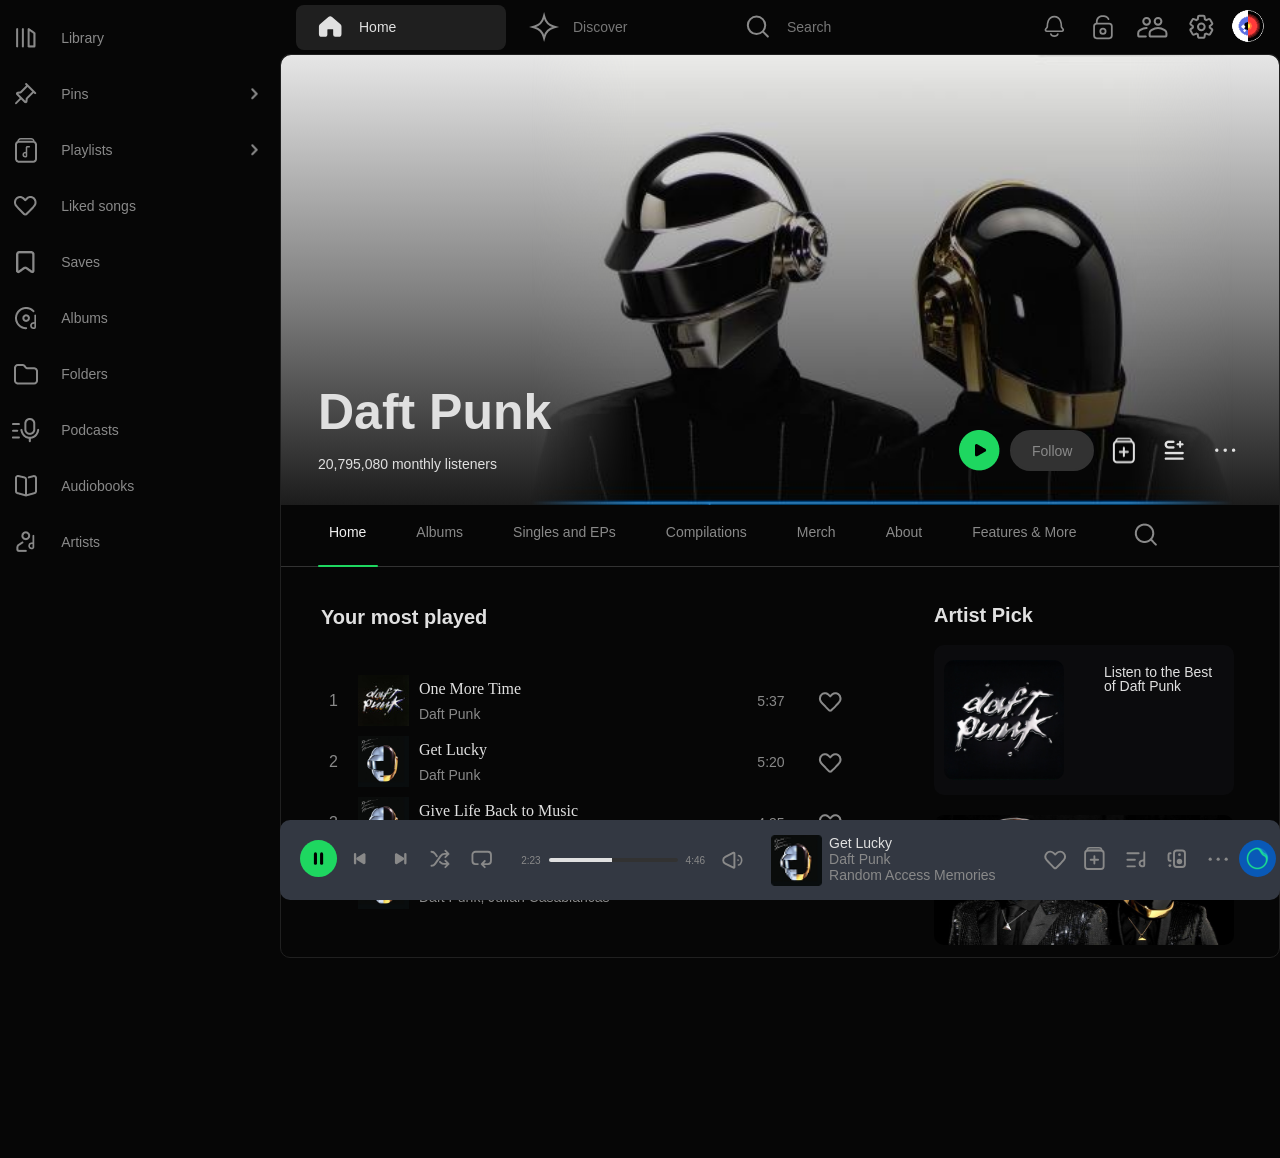
<file: artist.html>
<!DOCTYPE html>
<html lang="en">
<head>
    <meta charset="UTF-8">
    <meta name="viewport" content="width=device-width, initial-scale=1.0">
    <title>Artist</title>
    <link rel="stylesheet" href="css/style.css">
</head>
<body>
     <!--sidebar-->
     <aside class="sidebar">
        <!--desktop-version-sidebar-->
        <div class="desktop-aside">
          <ul class="aside-elements">
            <li>
              <a href="library.html" target="_parent">
                <img
                  src="./assets/icons/sidebar.icons/libraryicon.png"
                  alt="pin"
                />Library
              </a>
            </li>
            <li>
              <a href="#">
                <img src="./assets/icons/sidebar.icons/pin.png" alt="pin" />
                Pins
                <img
                  class="sidebar-arrow-right"
                  src="assets/icons/sidebar.icons/sidebar.arrowicon.png"
                  alt="arrow-right"
                />
              </a>
            </li>
            <li>
              <a href="playlist.html">
                <img
                  src="./assets/icons/sidebar.icons/playlisticon.png"
                  alt="Playlists"
                />Playlists
                <img
                  class="sidebar-arrow-right"
                  src="assets/icons/sidebar.icons/sidebar.arrowicon.png"
                  alt="arrow-right"
                />
              </a>
            </li>
            <li>
              <a href="#">
                <img
                  src="./assets/icons/sidebar.icons/likedsongicon.png"
                  alt="Liked-songs"
                />Liked songs
              </a>
            </li>
            <li>
              <a href="#">
                <img
                  src="./assets/icons/sidebar.icons/savesicon.png"
                  alt="Saves"
                />Saves
              </a>
            </li>
            <li>
              <a href="#">
                <img
                  src="./assets/icons/sidebar.icons/albumsicon.png"
                  alt="Albums"
                />Albums
              </a>
            </li>
            <li>
              <a href="#">
                <img
                  src="./assets/icons/sidebar.icons/foldersicon.png"
                  alt="Folders"
                />Folders
              </a>
            </li>
            <li>
              <a href="#">
                <img
                  src="./assets/icons/sidebar.icons/podcastsicon.png"
                  alt="Podcasts"
                />Podcasts
              </a>
            </li>
            <li>
              <a href="#">
                <img
                  src="./assets/icons/sidebar.icons/audiobooksicon.png"
                  alt="Audiobooks"
                />Audiobooks
              </a>
            </li>
            <li>
              <a href="artist.html">
                <img
                  src="./assets/icons/sidebar.icons/artistsicon.png"
                  alt="Artists"
                />Artists
              </a>
            </li>
          </ul>
        </div>
      </aside>
  
      <!--header-->
  
      <header class="site-header">
        <nav class="header-nav">
          <!-- left side -->
          <div class="nav-left">
            <a href="index.html" class="nav-item active">
              <img
                alt="home. icon"
                src="assets/icons/menu.bar.icons/home.active.icon.svg"
              />
              <span>Home</span>
            </a>
            <a href="#" class="nav-item">
              <img
                alt="discover icon"
                src="assets/icons/menu.bar.icons/star.off.icon.svg"
              />
              <span>Discover</span>
            </a>
            <a href="#" class="nav-item">
              <img
                alt="search icon"
                src="assets/icons/menu.bar.icons/search.off.icon.svg"
              />
              <span>Search</span>
            </a>
          </div>
  
          <!-- right side -->
          <div class="nav-right">
            <button class="icon-btn" title="Notifications">
              <img
                alt="nofication icon"
                src="assets/icons/menu.bar.icons/bell.icon.svg"
              />
            </button>
            <button class="icon-btn" title="Lock">
              <img
                alt="lock icon"
                src="assets/icons/menu.bar.icons/lock.icon.svg"
              />
            </button>
            <button class="icon-btn" title="Friends">
              <img
                alt="firiends icon"
                src="assets/icons/menu.bar.icons/twoman.icon.svg"
              />
            </button>
            <button class="icon-btn" title="Settings">
              <img
                alt="settings icon"
                src="assets/icons/menu.bar.icons/setting.icon.svg"
              />
            </button>
            <button class="avatar-btn">
              <img
                alt="avatar icon"
                src="assets/icons/menu.bar.icons/profile.icon.svg"
              />
              <a href="profile.html"></a>
            </button>
          </div>
        </nav>
      </header>
      <!--main-->
      <main>
        <div class="main-section-artists">
        <section class="artist-info-container">
        <div class="artist-background-container">
           <img class="background-image-artist" src="assets/images/artist/daftpunk-background.JPG" alt="">
            <div class="arist-info-textbox">
                <p class="artist-name">Daft Punk</p>
                <p class="listeners-num">20,795,080 monthly listeners</p>
            </div>
            <div class="artist-info-logos">
                <img src="assets/icons/artist-page/icons big.png" alt="play">
                <button>Follow</button>
                <img src="assets/icons/artist-page/add-playlist.png" alt="add to playlist">
                <img src="assets/icons/artist-page/add-queue.png" alt="add to queue">
                <img src="assets/icons/artist-page/more.png" alt="">
            </div>
        </div>
        </section>
        <section class="most-played-container">
            <nav class="artist-info-nav">
                <a href="#home" class="active-nav-element">Home</a>
                <a href="#albums">Albums</a>
                <a href="#Singles and EPs">Singles and EPs</a>
                <a href="#Compilattions">Compilations</a>
                <a href="#Merch">Merch</a>
                <a href="about-artist.html">About</a>
                <a href="#Features & More">Features & More</a>
                <img src="assets/icons/artist-page/search.png" alt="search">
            </nav>

            <div class="most-played-home-box"  id="home">
                <h3>Your most played</h3>
                <div class="most-played-home-list">
                <div class="playlist-song-box-desktop">
                    <h4>1</h4>
                    <div class="song-title-playlist-box">
                        <img src="assets/images/playlist.page/daftpunk-dark.png" alt="">
                        <div class="playlist-song-textbox">
                            <h3>One More Time</h3>
                            <p>Daft Punk</p>
                        </div>
                    </div>
                    <div class="song-box-left-column">
                        <p>5:37</p>
                    <img class="heart" src="assets/icons/playlist.page.icons/heart-icon.png" alt="add-to-favourites">
                </div>
            </div>

                <div class="playlist-song-box-desktop">
                        <h4>2</h4>
                        <div class="song-title-playlist-box">
                            <img src="assets/images/playlist.page/daftpunk.mix.box.png" alt="">
                            <div class="playlist-song-textbox">
                                <h3>Get Lucky</h3>
                                <p>Daft Punk</p>
                            </div>
                        </div>
                        <div class="song-box-left-column">
                            <p>5:20</p>
                            <img class="heart" src="assets/icons/playlist.page.icons/heart-icon.png" alt="add-to-favourites">
                </div>
            </div>

              <div class="playlist-song-box-desktop">
                <h4>3</h4>
                <div class="song-title-playlist-box">
                    <img src="assets/images/playlist.page/daftpunk.mix.box.png" alt="">
                    <div class="playlist-song-textbox">
                        <h3>Give Life Back to Music</h3>
                        <p>Daft Punk</p>
                    </div>
                </div>
                <div class="song-box-left-column">
                    <p>4:35</p>
                    <img class="heart" src="assets/icons/playlist.page.icons/heart-icon.png" alt="add-to-favourites">
              </div>
            </div>

            <div class="playlist-song-box-desktop">
                <h4>4</h4>
                <div class="song-title-playlist-box">
                    <img src="assets/images/playlist.page/daftpunk.mix.box.png" alt="">
                    <div class="playlist-song-textbox">
                        <h3>Instant Crush</h3>
                        <p>Daft Punk, Julian Casablancas</p>
                    </div>
                </div>
                <div class="song-box-left-column">
                    <p>4:35</p>
                    <img class="heart" src="assets/icons/playlist.page.icons/heart-icon.png" alt="add-to-favourites">
            </div>
        </div>
        </div>
        </div>
        </section>
        <!--aside section albums-->
        <section class="aside-artist-pick">
            <h3>Artist Pick</h3>
            <div class="card-pick-artist">
                <img src="assets/images/artist/album-logo.jpg" alt="">
                <p>Listen to the Best of Daft Punk</p>
            </div>
            <div class="card-pick-artist-img">
                <img src="assets/images/artist/daftpunk-album-img.png" alt="">
            </div>
        </section>
        </div>
      </main>

                <!-- footer / player bar -->
    <footer class="player-bar">
      <!-- Left: Controls -->
      <section class="pleyer-desktop">
        <div class="player-controls">
          <button class="btn btn-play" aria-label="Pause">
            <img
              alt="pause button"
              src="assets/icons/player.icons/play button.svg"
            />
          </button>
          <button>
            <img alt="Previous" src="assets/icons/player.icons/skip.left.svg" />
          </button>
          <button>
            <img alt="next" src="assets/icons/player.icons/skip.right.svg" />
          </button>
          <button>
            <img alt="shuffle" src="assets/icons/player.icons/suffle.svg" />
          </button>
          <button>
            <img alt="repeat" src="assets/icons/player.icons/restart.svg" />
          </button>
        </div>

        <div class="progress">
          <span>2:23</span>
          <input type="range" />
          <span>4:46</span>
          <img src="assets/icons/player.icons/voice.svg" alt="sound icon" />
        </div>

        <!-- Right: Track info -->
        <div class="player-track">
          <img
            class="player-cover"
            src="assets/icons/player.icons/album.cover.png"
            alt="album cover"
          />
          <div class="player-meta">
            <span class="player-song">Get Lucky</span>
            <span class="player-artist">Daft Punk</span>
            <span class="player-album">Random Access Memories</span>
          </div>
        </div>

        <!-- Actions -->
        <div class="player-actions">
          <button>
            <img alt="heart icon" src="assets/icons/player.icons/pc-like.svg" />
          </button>
          <button>
            <img alt="plus icon" src="assets/icons/player.icons/plus.svg" />
          </button>
          <button>
            <img
              alt="lyrics icon"
              src="assets/icons/player.icons/pc-lyrics.svg"
            />
          </button>
          <button>
            <img alt="icon" src="assets/icons/player.icons/dinamik.svg" />
          </button>
          <button>
            <img
              alt="dots"
              src="assets/icons/player.icons/pc-playing-more.svg"
            />
          </button>
          <button>
            <img alt="dj icon" src="assets/icons/player.icons/image 19.svg" />
          </button>
          <button>
            <img alt="queue" src="assets/icons/player.icons/pc-queue.svg" />
          </button>
        </div>
      </section>

      <!-- Mobile Player Bar -->
      <section class="mobile-player-bar">
        <!-- Mini Player -->
        <div class="mini-player">
          <div class="mini-player-left">
            <img
              class="mini-player-cover"
              src="assets/icons/mob.player.icon/album.cover.png"
              alt="Get Lucky cover"
            />
            <div class="mini-player-info">
              <h4>Get Lucky (feat. Pharrell Willia...</h4>
              <p>Daft Punk</p>
            </div>
          </div>
          <div class="mini-player-controls">
            <button>
              <img src="assets/icons/mob.player.icon/plus.svg" alt="add" />
            </button>
            <button>
              <img src="assets/icons/mob.player.icon/play.svg" alt="play" />
            </button>
          </div>
          <!-- Progress bar -->
          <div class="mini-player-progress">
            <div class="mini-player-progress-bar"></div>
          </div>
        </div>

        <!-- Bottom Nav -->
        <nav class="mobile-bottom-nav">
          <a href="#" class="mobile-nav-item active">
            <img
              src="assets/icons/menu.bar.icons/home.active.icon.svg"
              alt="Home"
            />
            <span>Home</span>
          </a>
          <a href="#" class="mobile-nav-item">
            <img
              src="assets/icons/menu.bar.icons/star.off.icon.svg"
              alt="Discover"
            />
            <span>Discover</span>
          </a>
          <a href="#" class="mobile-nav-item">
            <img
              src="assets/icons/menu.bar.icons/search.off.icon.svg"
              alt="Search"
            />
            <span>Search</span>
          </a>
          <a href="library.html" class="mobile-nav-item">
            <img
              src="assets/icons/menu.bar.icons/library.icon.svg"
              alt="Library"
            />
            <span>Library</span>
          </a>
          <a href="#" class="mobile-nav-item">
            <img src="assets/icons/menu.bar.icons/me icon.svg" alt="Me" />
            <span>Me</span>
          </a>
        </nav>
      </section>
    </footer>

</body>
</html>
</file>
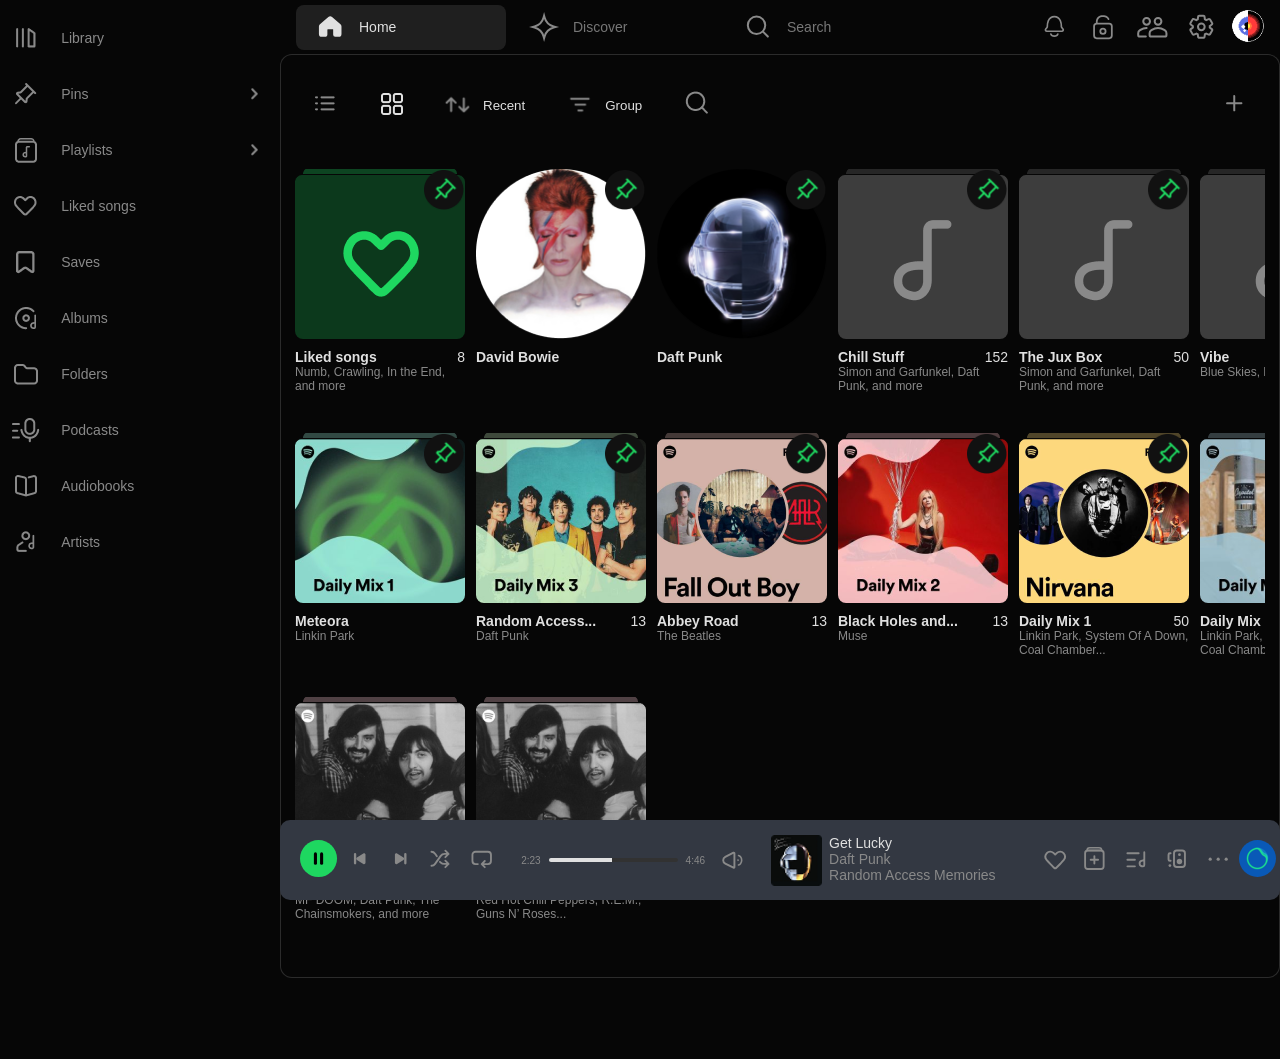
<file: library.html>
<!doctype html>
<html lang="en">
  <head>
    <meta charset="UTF-8" />
    <meta name="viewport" content="width=device-width, initial-scale=1.0" />
    <link
      href="https://api.fontshare.com/v2/css?f[]=satoshi@300,400,500,501,700&display=swap"
      rel="stylesheet"
    />
    <link rel="stylesheet" href="css/style.css" />
    <title>spotify</title>
  </head>
  <body>
    <!--sidebar-->
    <aside class="sidebar">
      <!--desktop-version-sidebar-->
      <div class="desktop-aside">
        <ul class="aside-elements">
          <li>
            <a href="library.html" target="_blank">
              <img
                src="./assets/icons/sidebar.icons/libraryicon.png"
                alt="pin"
              />Library
            </a>
          </li>
          <li>
            <a href="#">
              <img src="./assets/icons/sidebar.icons/pin.png" alt="pin" />Pins
              <img
                class="sidebar-arrow-right"
                src="assets/icons/sidebar.icons/sidebar.arrowicon.png"
                alt="arrow-right"
              />
            </a>
          </li>
          <li>
            <a href="playlist.html" target="_parent">
              <img
                src="./assets/icons/sidebar.icons/playlisticon.png"
                alt="Playlists"
              />Playlists
              <img
                class="sidebar-arrow-right"
                src="assets/icons/sidebar.icons/sidebar.arrowicon.png"
                alt="arrow-right"
              />
            </a>
          </li>
          <li>
            <a href="#">
              <img
                src="./assets/icons/sidebar.icons/likedsongicon.png"
                alt="Liked-songs"
              />Liked songs
            </a>
          </li>
          <li>
            <a href="#">
              <img
                src="./assets/icons/sidebar.icons/savesicon.png"
                alt="Saves"
              />Saves
            </a>
          </li>
          <li>
            <a href="#">
              <img
                src="./assets/icons/sidebar.icons/albumsicon.png"
                alt="Albums"
              />Albums
            </a>
          </li>
          <li>
            <a href="#">
              <img
                src="./assets/icons/sidebar.icons/foldersicon.png"
                alt="Folders"
              />Folders
            </a>
          </li>
          <li>
            <a href="#">
              <img
                src="./assets/icons/sidebar.icons/podcastsicon.png"
                alt="Podcasts"
              />Podcasts
            </a>
          </li>
          <li>
            <a href="#">
              <img
                src="./assets/icons/sidebar.icons/audiobooksicon.png"
                alt="Audiobooks"
              />Audiobooks
            </a>
          </li>
          <li>
            <a href="#">
              <img
                src="./assets/icons/sidebar.icons/artistsicon.png"
                alt="Artists"
              />Artists
            </a>
          </li>
        </ul>
      </div>
    </aside>
    <header class="site-header">
      <nav class="header-nav">
        <!-- left side -->
        <div class="nav-left">
          <a href="index.html" target="_parent" class="nav-item active">
            <img
              alt="home. icon"
              src="assets/icons/menu.bar.icons/home.active.icon.svg"
            />
            <span>Home</span>
          </a>
          <a href="#" class="nav-item">
            <img
              alt="discover icon"
              src="assets/icons/menu.bar.icons/star.off.icon.svg"
            />
            <span>Discover</span>
          </a>
          <a href="search.html" target="_parent" class="nav-item">
            <img
              alt="search icon"
              src="assets/icons/menu.bar.icons/search.off.icon.svg"
            />
            <span>Search</span>
          </a>
        </div>

        <!-- right side -->
        <div class="nav-right">
          <button class="icon-btn" title="Notifications">
            <img
              alt="nofication icon"
              src="assets/icons/menu.bar.icons/bell.icon.svg"
            />
          </button>
          <button class="icon-btn" title="Lock">
            <img
              alt="lock icon"
              src="assets/icons/menu.bar.icons/lock.icon.svg"
            />
          </button>
          <button class="icon-btn" title="Friends">
            <img
              alt="firiends icon"
              src="assets/icons/menu.bar.icons/twoman.icon.svg"
            />
          </button>
          <button class="icon-btn" title="Settings">
            <img
              alt="settings icon"
              src="assets/icons/menu.bar.icons/setting.icon.svg"
            />
          </button>
          <button class="avatar-btn">
            <img
              alt="avatar icon"
              src="assets/icons/menu.bar.icons/profile.icon.svg"
            />
          </button>
        </div>
      </nav>
    </header>
    <!-- library main content -->
    <main>
      <section class="main-content">
        <div class="library-header">
          <div class="library-nav">
            <!-- Search bar mobile-->
            <div class="search-content">
              <div class="library-search">
                <input type="text" placeholder="Search library" />
                <button class="library-search-btn">
                  <img
                    alt="search"
                    src="assets/icons/library.icons/search.icon.png"
                  />
                </button>
              </div>
              <button class="library-toolbar-add">
                <img
                  alt="plus"
                  src="assets/icons/library.icons/plus.icon.png"
                />
              </button>
            </div>

            <!-- Group / Recents / Grid mobile -->
            <div class="library-toolbar-views">
              <button class="library-toolbar-sort">
                <img
                  alt="group"
                  src="assets/icons/library.icons/group.icon.1.png"
                />
                Group
              </button>
              <button class="library-toolbar-sort">
                <img
                  class="resent"
                  alt="recents"
                  src="assets/icons/library.icons/recents.icon.png"
                />
                Recents
              </button>
              <button class="library-toolbar-btn active">
                <img alt="grid" src="assets/icons/library.icons/box.png" />
              </button>
            </div>
          </div>

          <!-- Mobile: List view -->
          <div class="library-list">
            <div class="library-list-item">
              <span class="library-list-item-title">Playlists</span>
              <span class="library-list-item-arrow">
                <img alt="arrow" src="assets/icons/library.icons/arrow.png" />
              </span>
            </div>
            <div class="library-list-item">
              <span class="library-list-item-title">Playlists by Spotify</span>
              <span class="library-list-item-arrow">
                <img alt="arrow" src="assets/icons/library.icons/arrow.png" />
              </span>
            </div>
            <div class="library-list-item">
              <span class="library-list-item-title">Albums</span>
              <span class="library-list-item-arrow">
                <img alt="arrow" src="assets/icons/library.icons/arrow.png" />
              </span>
            </div>
            <div class="library-list-item">
              <span class="library-list-item-title">Folders</span>
              <span class="library-list-item-arrow">
                <img alt="arrow" src="assets/icons/library.icons/arrow.png" />
              </span>
            </div>
            <div class="library-list-item">
              <span class="library-list-item-title">Artists</span>
              <span class="library-list-item-arrow">
                <img alt="arrow" src="assets/icons/library.icons/arrow.png" />
              </span>
            </div>
          </div>
        </div>

        <!-- Desktop: Library nav -->
        <div class="library-nav-desktop">
          <div class="library-nav-desktop-left">
            <button class="library-nav-btn">
              <img
                alt="list"
                src="assets/icons/library.icons/burgermenu.icon.png"
              />
            </button>
            <button class="library-nav-btn active">
              <img alt="grid" src="assets/icons/library.icons/box.png" />
            </button>
            <button class="library-nav-sort">
              <img alt="recents" src="assets/icons/library.icons/recent1.png" />
              Recent
            </button>
            <button class="library-nav-sort">
              <img
                alt="group"
                src="assets/icons/library.icons/group.icon.1.png"
              />
              Group
            </button>
            <button class="library-nav-btn">
              <img
                alt="search"
                src="assets/icons/library.icons/search.icon.png"
              />
            </button>
          </div>

          <div class="library-nav-desktop-right">
            <button class="library-nav-btn">
              <img alt="plus" src="assets/icons/library.icons/plus.icon.png" />
            </button>
          </div>
        </div>

        <!-- library album section -->
        <div class="library-content">
          <div class="library-row-one">
            <a class="library-card" href="#">
              <div class="library-card-cover">
                <img
                  class="pin"
                  alt="pin"
                  src="assets/images/library.albums/pin.png"
                />
                <img
                  alt="albumcover"
                  src="assets/images/library.albums/1.png"
                />
              </div>
              <div class="library-card-content">
                <h3>Liked songs</h3>
                <span>8</span>
                <p>Numb, Crawling, In the End, and more</p>
              </div>
            </a>

            <a class="library-card" href="#">
              <div class="library-card-cover">
                <img
                  class="pin"
                  alt="pin"
                  src="assets/images/library.albums/pin.png"
                />
                <img
                  alt="albumcover"
                  src="assets/images/library.albums/2.png"
                />
              </div>
              <div class="library-card-content">
                <h3>David Bowie</h3>
              </div>
            </a>

            <a class="library-card" href="#">
              <div class="library-card-cover">
                <img
                  class="pin"
                  alt="pin"
                  src="assets/images/library.albums/pin.png"
                />
                <img
                  alt="albumcover"
                  src="assets/images/library.albums/3.png"
                />
              </div>
              <div class="library-card-content">
                <h3>Daft Punk</h3>
              </div>
            </a>

            <a class="library-card" href="#">
              <div class="library-card-cover">
                <img
                  class="pin"
                  alt="pin"
                  src="assets/images/library.albums/pin.png"
                />
                <img
                  alt="albumcover"
                  src="assets/images/library.albums/4-7.png"
                />
              </div>
              <div class="library-card-content">
                <h3>Chill Stuff</h3>
                <span>152</span>
                <p>Simon and Garfunkel, Daft Punk, and more</p>
              </div>
            </a>

            <a class="library-card" href="#">
              <div class="library-card-cover">
                <img
                  class="pin"
                  alt="pin"
                  src="assets/images/library.albums/pin.png"
                />
                <img
                  alt="albumcover"
                  src="assets/images/library.albums/4-7.png"
                />
              </div>
              <div class="library-card-content">
                <h3>The Jux Box</h3>
                <span>50</span>
                <p>Simon and Garfunkel, Daft Punk, and more</p>
              </div>
            </a>

            <a class="library-card" href="#">
              <div class="library-card-cover">
                <img
                  class="pin"
                  alt="pin"
                  src="assets/images/library.albums/pin.png"
                />
                <img
                  alt="albumcover"
                  src="assets/images/library.albums/4-7.png"
                />
              </div>
              <div class="library-card-content">
                <h3>Vibe</h3>
                <span>30</span>
                <p>Blue Skies, No Heaven</p>
              </div>
            </a>

            <a class="library-card" href="#">
              <div class="library-card-cover">
                <img
                  class="pin"
                  alt="pin"
                  src="assets/images/library.albums/pin.png"
                />
                <img
                  alt="albumcover"
                  src="assets/images/library.albums/4-7.png"
                />
              </div>
              <div class="library-card-content">
                <h3>Selected Linkin P</h3>
                <span>8</span>
                <p>Numb, Crawling, In the End, and more</p>
              </div>
            </a>

            <a class="library-card" href="#">
              <div class="library-card-cover">
                <img
                  class="pin"
                  alt="pin"
                  src="assets/images/library.albums/pin.png"
                />
                <img
                  alt="albumcover"
                  src="assets/images/library.albums/8.png"
                />
              </div>
              <div class="library-card-content">
                <h3>Fav bands</h3>
                <span>6</span>
                <p>Linkin Park, Muse, and more</p>
              </div>
            </a>
          </div>

          <div class="library-row-two">
            <a class="library-card" href="#">
              <div class="library-card-cover">
                <img
                  class="pin"
                  alt="pin"
                  src="assets/images/library.albums/pin.png"
                />
                <img
                  alt="albumcover"
                  src="assets/images/madeforyou.section/album2.png"
                />
              </div>
              <div class="library-card-content">
                <h3>Meteora</h3>
                <p>Linkin Park</p>
              </div>
            </a>

            <a class="library-card" href="#">
              <div class="library-card-cover">
                <img
                  class="pin"
                  alt="pin"
                  src="assets/images/library.albums/pin.png"
                />
                <img
                  alt="albumcover"
                  src="assets/images/madeforyou.section/album4.png"
                />
              </div>
              <div class="library-card-content">
                <h3>Random Access...</h3>
                <span>13</span>
                <p>Daft Punk</p>
              </div>
            </a>

            <a class="library-card" href="#">
              <div class="library-card-cover">
                <img
                  class="pin"
                  alt="pin"
                  src="assets/images/library.albums/pin.png"
                />
                <img
                  alt="albumcover"
                  src="assets/images/madeforyou.section/album8.png"
                />
              </div>
              <div class="library-card-content">
                <h3>Abbey Road</h3>
                <span>13</span>
                <p>The Beatles</p>
              </div>
            </a>

            <a class="library-card" href="#">
              <div class="library-card-cover">
                <img
                  class="pin"
                  alt="pin"
                  src="assets/images/library.albums/pin.png"
                />
                <img
                  alt="albumcover"
                  src="assets/images/madeforyou.section/album3.png"
                />
              </div>
              <div class="library-card-content">
                <h3>Black Holes and...</h3>
                <span>13</span>
                <p>Muse</p>
              </div>
            </a>

            <a class="library-card" href="#">
              <div class="library-card-cover">
                <img
                  class="pin"
                  alt="pin"
                  src="assets/images/library.albums/pin.png"
                />
                <img
                  alt="albumcover"
                  src="assets/images/madeforyou.section/album7.png"
                />
              </div>
              <div class="library-card-content">
                <h3>Daily Mix 1</h3>
                <span>50</span>
                <p>Linkin Park, System Of A Down, Coal Chamber...</p>
              </div>
            </a>

            <a class="library-card" href="#">
              <div class="library-card-cover">
                <img
                  alt="albumcover"
                  src="assets/images/madeforyou.section/album6.png"
                />
              </div>
              <div class="library-card-content">
                <h3>Daily Mix 1</h3>
                <span>50</span>
                <p>Linkin Park, System Of A Down, Coal Chamber...</p>
              </div>
            </a>

            <a class="library-card" href="#">
              <div class="library-card-cover">
                <img
                  alt="albumcover"
                  src="assets/images/madeforyou.section/album5.png"
                />
              </div>
              <div class="library-card-content">
                <h3>Daily Mix 2</h3>
                <span>50</span>
                <p>Avril Lavigne, Lorde, Charli XCX and more</p>
              </div>
            </a>

            <a class="library-card" href="#">
              <div class="library-card-cover">
                <img
                  alt="albumcover"
                  src="assets/images/yourtopmixes.section/album2.2.png"
                />
              </div>
              <div class="library-card-content">
                <h3>Daily Mix 3</h3>
                <span>50</span>
                <p>The Strokes, Martin Garrix, MGMT and more</p>
              </div>
            </a>

            <a class="library-card" href="#">
              <div class="library-card-cover">
                <img
                  alt="albumcover"
                  src="assets/images/yourtopmixes.section/album2.5.png"
                />
              </div>
              <div class="library-card-content">
                <h3>Rock Mix</h3>
                <span>50</span>
                <p>Red Hot Chili Peppers, R.E.M., Guns N’ Roses...</p>
              </div>
            </a>
          </div>

          <div class="library-row-three">
            <a class="library-card" href="#">
              <div class="library-card-cover">
                <img
                  alt="albumcover"
                  src="assets/images/yourtopmixes.section/album2.5.png"
                />
              </div>
              <div class="library-card-content">
                <h3>Chill Mix</h3>
                <span>50</span>
                <p>MF DOOM, Daft Punk, The Chainsmokers, and more</p>
              </div>
            </a>

            <a class="library-card" href="#">
              <div class="library-card-cover">
                <img
                  alt="albumcover"
                  src="assets/images/yourtopmixes.section/album2.5.png"
                />
              </div>
              <div class="library-card-content">
                <h3>Pop Mix</h3>
                <span>50</span>
                <p>Red Hot Chili Peppers, R.E.M., Guns N’ Roses...</p>
              </div>
            </a>
          </div>
        </div>
      </section>
    </main>
    <!-- footer / player bar -->
    <footer class="player-bar">
      <!-- Left: Controls -->
      <section class="pleyer-desktop">
        <div class="player-controls">
          <button class="btn btn-play" aria-label="Pause">
            <img
              alt="pause button"
              src="assets/icons/player.icons/play button.svg"
            />
          </button>
          <button>
            <img alt="Previous" src="assets/icons/player.icons/skip.left.svg" />
          </button>
          <button>
            <img alt="next" src="assets/icons/player.icons/skip.right.svg" />
          </button>
          <button>
            <img alt="shuffle" src="assets/icons/player.icons/suffle.svg" />
          </button>
          <button>
            <img alt="repeat" src="assets/icons/player.icons/restart.svg" />
          </button>
        </div>

        <div class="progress">
          <span>2:23</span>
          <input type="range" />
          <span>4:46</span>
          <img src="assets/icons/player.icons/voice.svg" alt="sound icon" />
        </div>

        <!-- Right: Track info -->
        <div class="player-track">
          <img
            class="player-cover"
            src="assets/icons/player.icons/album.cover.png"
            alt="album cover"
          />
          <div class="player-meta">
            <span class="player-song">Get Lucky</span>
            <span class="player-artist">Daft Punk</span>
            <span class="player-album">Random Access Memories</span>
          </div>
        </div>

        <!-- Actions -->
        <div class="player-actions">
          <button>
            <img alt="heart icon" src="assets/icons/player.icons/pc-like.svg" />
          </button>
          <button>
            <img alt="plus icon" src="assets/icons/player.icons/plus.svg" />
          </button>
          <button onclick="window.location.href = 'song.html'">
            <img
              alt="lyrics icon"
              src="assets/icons/player.icons/pc-lyrics.svg"
            />
          </button>
          <button>
            <img alt="icon" src="assets/icons/player.icons/dinamik.svg" />
          </button>
          <button>
            <img
              alt="dots"
              src="assets/icons/player.icons/pc-playing-more.svg"
            />
          </button>
          <button>
            <img alt="dj icon" src="assets/icons/player.icons/image 19.svg" />
          </button>
          <button>
            <img alt="queue" src="assets/icons/player.icons/pc-queue.svg" />
          </button>
        </div>
      </section>

      <!-- Mobile Player Bar -->
      <section class="mobile-player-bar">
        <!-- Mini Player -->
        <div class="mini-player">
          <div class="mini-player-left">
            <img
              class="mini-player-cover"
              src="assets/icons/mob.player.icon/album.cover.png"
              alt="Get Lucky cover"
            />
            <div class="mini-player-info">
              <h4>Get Lucky (feat. Pharrell Willia...</h4>
              <p>Daft Punk</p>
            </div>
          </div>
          <div class="mini-player-controls">
            <button>
              <img src="assets/icons/mob.player.icon/plus.svg" alt="add" />
            </button>
            <button>
              <img src="assets/icons/mob.player.icon/play.svg" alt="play" />
            </button>
          </div>
          <!-- Progress bar -->
          <div class="mini-player-progress">
            <div class="mini-player-progress-bar"></div>
          </div>
        </div>

        <!-- Bottom Nav -->
        <nav class="mobile-bottom-nav">
          <a href="index.html" target="_parent" class="mobile-nav-item active">
            <img
              src="assets/icons/menu.bar.icons/home.active.icon.svg"
              alt="Home"
            />
            <span>Home</span>
          </a>
          <a href="#" class="mobile-nav-item">
            <img
              src="assets/icons/menu.bar.icons/star.off.icon.svg"
              alt="Discover"
            />
            <span>Discover</span>
          </a>
          <a href="search.html" target="_parent" class="mobile-nav-item">
            <img
              src="assets/icons/menu.bar.icons/search.off.icon.svg"
              alt="Search"
            />
            <span>Search</span>
          </a>
          <a href="library.html" class="mobile-nav-item">
            <img
              src="assets/icons/menu.bar.icons/library.icon.svg"
              alt="Library"
            />
            <span>Library</span>
          </a>
          <a href="profile.html" target="_parent" class="mobile-nav-item">
            <img src="assets/icons/menu.bar.icons/me icon.svg" alt="Me" />
            <span>Me</span>
          </a>
        </nav>
      </section>
    </footer>
  </body>
</html>
</file>
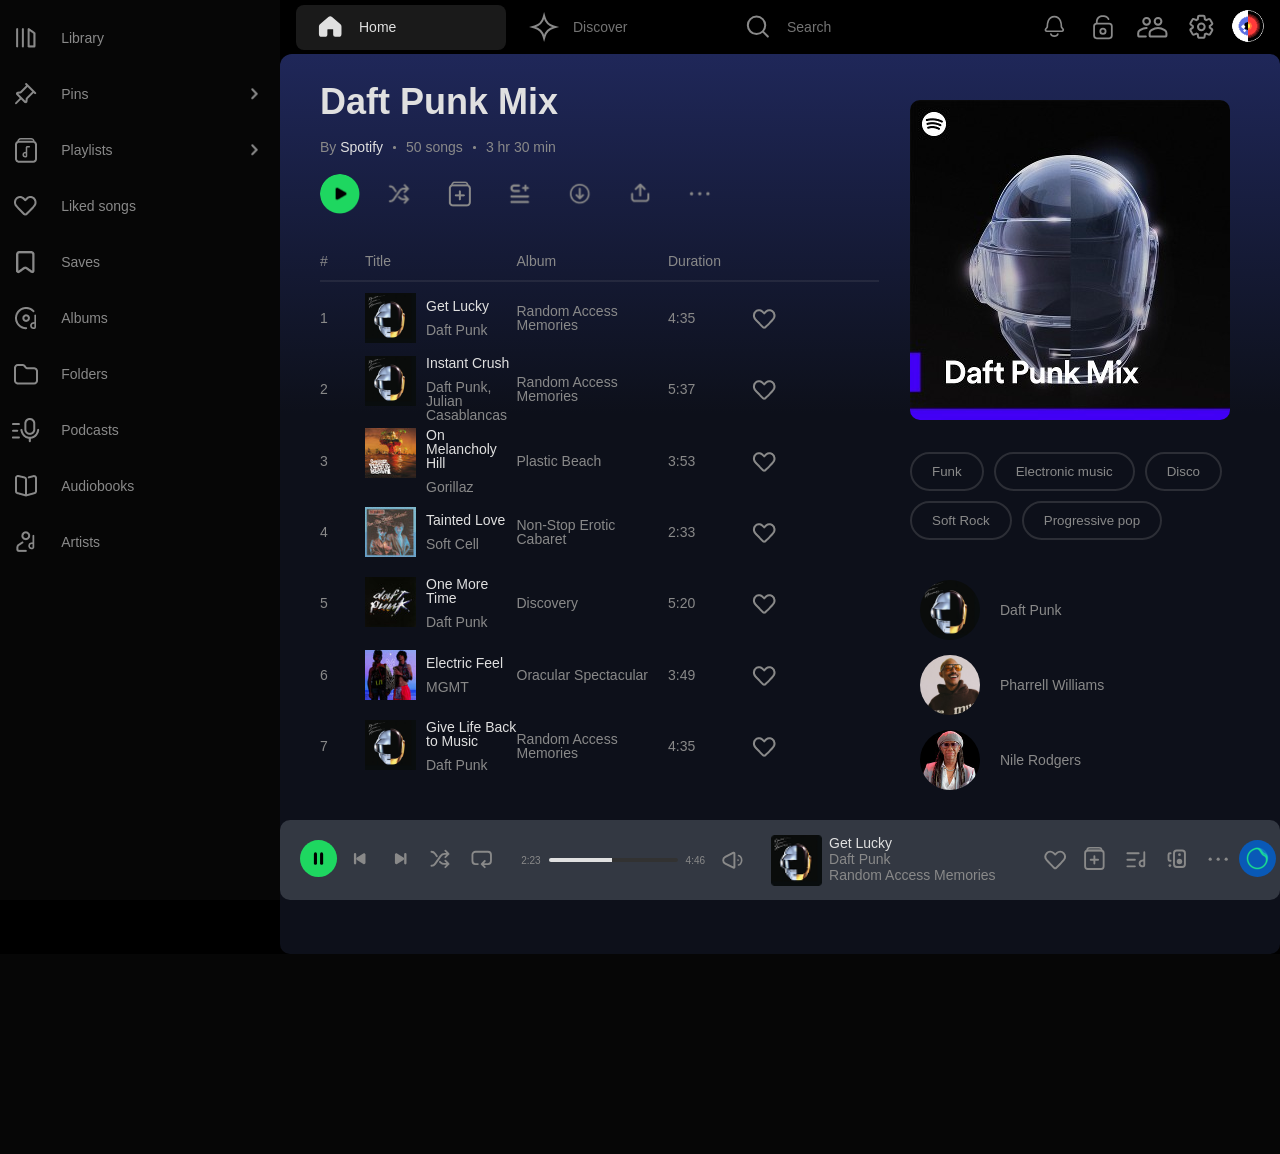
<file: playlist.html>
<!DOCTYPE html>
<html lang="en">
<head>
    <meta charset="UTF-8">
    <meta name="viewport" content="width=device-width, initial-scale=1.0">
    <title>Playlist</title>
    <link rel="stylesheet" href="css/style.css">
</head>
<body>
  <div class="playlist-page">
    <header class="site-header">
      <nav class="header-nav">
        <!-- left side -->
        <div class="nav-left">
          <a href="index.html" target="_parent" class="nav-item active">
            <img
              alt="home. icon"
              src="assets/icons/menu.bar.icons/home.active.icon.svg"
            />
            <span>Home</span>
          </a>
          <a href="#" class="nav-item">
            <img
              alt="discover icon"
              src="assets/icons/menu.bar.icons/star.off.icon.svg"
            />
            <span>Discover</span>
          </a>
          <a href="search.html" target="_parent" class="nav-item">
            <img
              alt="search icon"
              src="assets/icons/menu.bar.icons/search.off.icon.svg"
            />
            <span>Search</span>
          </a>
        </div>

        <!-- right side -->
        <div class="nav-right">
          <button class="icon-btn" title="Notifications">
            <img
              alt="nofication icon"
              src="assets/icons/menu.bar.icons/bell.icon.svg"
            />
          </button>
          <button class="icon-btn" title="Lock">
            <img
              alt="lock icon"
              src="assets/icons/menu.bar.icons/lock.icon.svg"
            />
          </button>
          <button class="icon-btn" title="Friends">
            <img
              alt="firiends icon"
              src="assets/icons/menu.bar.icons/twoman.icon.svg"
            />
          </button>
          <button class="icon-btn" title="Settings">
            <img
              alt="settings icon"
              src="assets/icons/menu.bar.icons/setting.icon.svg"
            />
          </button>
          <button class="avatar-btn">
            <img
              alt="avatar icon"
              src="assets/icons/menu.bar.icons/profile.icon.svg"
            />
            <a href="profile.html"></a>
          </button>
        </div>
      </nav>
    </header>

        <aside>
          <div class="desktop-aside playlist-aside-left">
             <ul class="aside-elements">
              <li>
                <a href="library.html">
                  <img src="assets/icons/sidebar.icons/libraryicon.png" alt="library">
                  Library
                </a>
              </li>
               <li><a href="#"><img src="./assets/icons/sidebar.icons/pin.png" alt="pin">Pins <img class="sidebar-arrow-right" src="assets/icons/sidebar.icons/sidebar.arrowicon.png" alt="arrow-right"></a></li>
               <li><a href="playlist.html"><img src="./assets/icons/sidebar.icons/playlisticon.png" alt="Playlists">Playlists <img class="sidebar-arrow-right" src="assets/icons/sidebar.icons/sidebar.arrowicon.png" alt="arrow-right"></a></li>
               <li><a href="#"><img src="./assets/icons/sidebar.icons/likedsongicon.png" alt="Liked-songs">Liked songs</a></li>
               <li><a href="#"><img src="./assets/icons/sidebar.icons/savesicon.png" alt="Saves">Saves</a></li>
               <li><a href="#"><img src="./assets/icons/sidebar.icons/albumsicon.png" alt="Albums">Albums</a></li>
               <li><a href="#"><img src="./assets/icons/sidebar.icons/foldersicon.png" alt="Folders">Folders</a></li>
               <li><a href="#"><img src="./assets/icons/sidebar.icons/podcastsicon.png" alt="Podcasts">Podcasts</a></li>
               <li><a href="#"><img src="./assets/icons/sidebar.icons/audiobooksicon.png" alt="Audiobooks">Audiobooks</a></li>
               <li><a href="artist.html"><img src="./assets/icons/sidebar.icons/artistsicon.png" alt="Artists">Artists</a></li>
             </ul>
           </div> 
       </aside>
    
    <main>
      <!--mobile main-->
        <div class="mobile-playlist-main">
            <section class="mix-card-playlist">
                <img src="assets/images/playlist.page/daftpunk.playlist.png" alt="daftpunk-mix">
            </section>
            <!--mix info-->
            <section class="mix-info-box">
                <h1>Daft Punk Mix</h1>
                <div class="mix-info-textbox">
                   <p>By <span>Spotify</span></p>
                   <img src="assets/icons/profile/dot-icon.png" alt="">
                   <p>50 songs</p>
                   <img src="assets/icons/profile/dot-icon.png" alt="">
                   <p>3 hr 30 min</p>
                </div>
                <!--logos for actions-->
                <div class="logos-list-for-playlist">
                <ul class="left-logos-list">
                    <li><img src="assets/icons/playlist.page.icons/add-to-playlist.png" alt=""></li>
                    <li><img src="assets/icons/playlist.page.icons/add-to-queue.png" alt=""></li>
                    <li><img src="assets/icons/playlist.page.icons/download.png" alt=""></li>
                    <li><img src="assets/icons/playlist.page.icons/more.png" alt=""></li>
                </ul>
                <ul class="right-logos-list">
                    <li><img src="assets/icons/playlist.page.icons/shuffle.png" alt=""></li>
                    <li><img src="assets/icons/playlist.page.icons/play.png" alt=""></li>
                </ul>
            </div>
            </section>
            <!--playlist-->
            <section class="playlist-mobile">
                <div class="playlist-song-box">
                    <img src="assets/images/playlist.page/daftpunk.mix.box.png" alt="">
                    <div class="playlist-song-textbox">
                        <h2>Get Lucky</h2>
                        <p>Daft Punk</p>
                    </div>
                    <img class="more-icon" src="assets/icons/playlist.page.icons/more.png" alt="">
                </div>

                <div class="playlist-song-box">
                    <img src="assets/images/playlist.page/daftpunk.mix.box.png" alt="">
                    <div class="playlist-song-textbox">
                        <h2>Instant Crush</h2>
                        <p>Daft Punk, Julian Casablancas</p>
                    </div>
                    <img class="more-icon" src="assets/icons/playlist.page.icons/more.png" alt="">
                </div>

                <div class="playlist-song-box">
                    <img src="assets/images/playlist.page/gorillaz.mix.box.png" alt="">
                    <div class="playlist-song-textbox">
                        <h2>On Melancholy Hill</h2>
                        <p>Gorillaz</p>
                    </div>
                    <img class="more-icon" src="assets/icons/playlist.page.icons/more.png" alt="">
                </div>
                <div class="playlist-song-box">
                    <img src="assets/images/playlist.page/gorillaz.mix.box.png" alt="">
                    <div class="playlist-song-textbox">
                        <h2>On Melancholy Hill</h2>
                        <p>Gorillaz</p>
                    </div>
                    <img class="more-icon" src="assets/icons/playlist.page.icons/more.png" alt="">
            </section>
       </div>
<!--desktop main-->
<div class="desktop-main-playlist-page">
<aside class="aside-playlist-right">
  <section class="desktop-aside-right">
    <img src="assets/images/playlist.page/daftpunk.playlist.png" alt="">
    <div class="desktop-aside-right-textbox">
      <div class="aside-right-genres">
        <button>Funk</button>
        <button>Electronic music</button>
        <button>Disco</button>
        <button>Soft Rock</button>
        <button>Progressive pop</button>
      </div>
      <ul class="aside-right-artists">
        <li>
          <img src="assets/images/playlist.page/daftpunk.mix.box.png" alt="">Daft Punk</li>
        <li><img src="assets/images/playlist.page/pharell.williams.png" alt="">Pharrell Williams</li>
        <li><img src="assets/images/playlist.page/nile.rogers.png" alt="">Nile Rodgers</li>
      </ul>
    </div>
  </section>
</aside>
  <!--mix info desktop-->
  <section class="mix-info-box-desktop">
    <h1>Daft Punk Mix</h1>
    <div class="mix-info-textbox">
       <p>By <span>Spotify</span></p>
       <img src="assets/icons/profile/dot-icon.png" alt="">
       <p>50 songs</p>
       <img src="assets/icons/profile/dot-icon.png" alt="">
       <p>3 hr 30 min</p>
    </div>
    <!--logos for actions-->
    <div class="logos-list-for-playlist-desktop">
    <ul class="left-logos-list-desktop">
      <li><img src="assets/icons/playlist.page.icons/play.png" alt="play"></li>
      <li><img src="assets/icons/playlist.page.icons/shuffle.png" alt="shuffle"></li>
      <li><img src="assets/icons/playlist.page.icons/add-to-playlist.png" alt="add-to-playlist"></li>
      <li><img src="assets/icons/playlist.page.icons/add-to-queue.png" alt="add-to add-to-queue"></li>
      <li><img src="assets/icons/playlist.page.icons/download.png" alt="download"></li>
      <li><img src="assets/icons/playlist.page.icons/upload.png" alt="upload"></li>
      <li><img src="assets/icons/playlist.page.icons/more.png" alt="more"></li>  
    </ul>
    <img src="assets/icons/library.icons/search.icon.png" alt="">
</div>
</section>

<!--list of songs-->
<section class="playlist-song-list-desktop">
  <div class="songlist-header-desktop-playlist">
    <p>#</p>
    <p>Title</p>
    <p>Album</p>
    <p>Duration</p>
  </div>
<!--list-->
  <div class="playlist-desktop">
      <div class="playlist-song-box-desktop">
        <h2>1</h2>
          <div class="song-title-playlist-box">
            <img src="assets/images/playlist.page/daftpunk.mix.box.png" alt="">
          <div class="playlist-song-textbox">
              <h3>Get Lucky</h3>
              <p>Daft Punk</p>
          </div>
        </div>
          <p>Random Access Memories</p>
          <p>4:35</p>
          <img class="heart" src="assets/icons/playlist.page.icons/heart-icon.png" alt="add-to-favourites">
      </div>

      <div class="playlist-song-box-desktop">
        <h2>2</h2>
        <div class="song-title-playlist-box">
        <img src="assets/images/playlist.page/daftpunk.mix.box.png" alt="">
        <div class="playlist-song-textbox">
            <h3>Instant Crush</h3>
            <p>Daft Punk, Julian Casablancas</p>
        </div>
      </div>
        <p>Random Access Memories</p>
        <p>5:37</p>
        <img class="heart" src="assets/icons/playlist.page.icons/heart-icon.png" alt="add-to-favourites">
    </div>


    <div class="playlist-song-box-desktop">
      <h2>3</h2>
      <div class="song-title-playlist-box">
      <img src="assets/images/playlist.page/gorillaz.mix.box.png" alt="">
      <div class="playlist-song-textbox">
          <h3>On Melancholy Hill</h3>
          <p>Gorillaz</p>
      </div>
    </div>
      <p>Plastic Beach</p>
      <p>3:53</p>
      <img class="heart" src="assets/icons/playlist.page.icons/heart-icon.png" alt="add-to-favourites">
  </div>


  <div class="playlist-song-box-desktop">
    <h2>4</h2>
    <div class="song-title-playlist-box">
    <img src="assets/images/playlist.page/softcell.png" alt="">
    <div class="playlist-song-textbox">
        <h3>Tainted Love</h3>
        <p>Soft Cell</p>
    </div>
  </div>
    <p>Non-Stop Erotic Cabaret</p>
    <p>2:33</p>
    <img class="heart" src="assets/icons/playlist.page.icons/heart-icon.png" alt="add-to-favourites">
</div>


<div class="playlist-song-box-desktop">
  <h2>5</h2>
  <div class="song-title-playlist-box">
  <img src="assets/images/playlist.page/daftpunk-dark.png" alt="">
  <div class="playlist-song-textbox">
      <h3>One More Time</h3>
      <p>Daft Punk</p>
  </div>
</div>
  <p>Discovery</p>
  <p>5:20</p>
  <img class="heart" src="assets/icons/playlist.page.icons/heart-icon.png" alt="add-to-favourites">
</div>

<div class="playlist-song-box-desktop">
  <h2>6</h2>
  <div class="song-title-playlist-box">
  <img src="assets/images/playlist.page/mgmt.png" alt="">
  <div class="playlist-song-textbox">
      <h3>Electric Feel</h3>
      <p>MGMT</p>
  </div>
</div>
  <p>Oracular Spectacular</p>
  <p>3:49</p>
  <img class="heart" src="assets/icons/playlist.page.icons/heart-icon.png" alt="add-to-favourites">
</div>


<div class="playlist-song-box-desktop">
  <h2>7</h2>
  <div class="song-title-playlist-box">
  <img src="assets/images/playlist.page/daftpunk.mix.box.png" alt="">

  <div class="playlist-song-textbox">
      <h3>Give Life Back to Music</h3>
      <p>Daft Punk</p>
  </div>
</div>

  <p>Random Access Memories</p>
  <p>4:35</p>
  <img class="heart" src="assets/icons/playlist.page.icons/heart-icon.png" alt="add-to-favourites">
</div>
  </div>
</section>
</div>
    </main>
  </div>
    <!-- footer / player bar -->
    <footer class="player-bar">
      <!-- Left: Controls -->
      <section class="pleyer-desktop">
        <div class="player-controls">
          <button class="btn btn-play" aria-label="Pause">
            <img
              alt="pause button"
              src="assets/icons/player.icons/play button.svg"
            />
          </button>
          <button>
            <img alt="Previous" src="assets/icons/player.icons/skip.left.svg" />
          </button>
          <button>
            <img alt="next" src="assets/icons/player.icons/skip.right.svg" />
          </button>
          <button>
            <img alt="shuffle" src="assets/icons/player.icons/suffle.svg" />
          </button>
          <button>
            <img alt="repeat" src="assets/icons/player.icons/restart.svg" />
          </button>
        </div>

        <div class="progress">
          <span>2:23</span>
          <input type="range" />
          <span>4:46</span>
          <img src="assets/icons/player.icons/voice.svg" alt="sound icon" />
        </div>

        <!-- Right: Track info -->
        <div class="player-track">
          <img
            class="player-cover"
            src="assets/icons/player.icons/album.cover.png"
            alt="album cover"
          />
          <div class="player-meta">
            <span class="player-song">Get Lucky</span>
            <span class="player-artist">Daft Punk</span>
            <span class="player-album">Random Access Memories</span>
          </div>
        </div>

        <!-- Actions -->
        <div class="player-actions">
          <button>
            <img alt="heart icon" src="assets/icons/player.icons/pc-like.svg" />
          </button>
          <button>
            <img alt="plus icon" src="assets/icons/player.icons/plus.svg" />
          </button>
          <button onclick="window.location.href = 'song.html'">
            <img
              alt="lyrics icon"
              src="assets/icons/player.icons/pc-lyrics.svg"
            />
          </button>
          <button>
            <img alt="icon" src="assets/icons/player.icons/dinamik.svg" />
          </button>
          <button>
            <img
              alt="dots"
              src="assets/icons/player.icons/pc-playing-more.svg"
            />
          </button>
          <button>
            <img alt="dj icon" src="assets/icons/player.icons/image 19.svg" />
          </button>
          <button>
            <img alt="queue" src="assets/icons/player.icons/pc-queue.svg" />
          </button>
        </div>
      </section>

      <!-- Mobile Player Bar -->
      <section class="mobile-player-bar">
        <!-- Mini Player -->
        <div class="mini-player">
          <div class="mini-player-left">
            <img
              class="mini-player-cover"
              src="assets/icons/mob.player.icon/album.cover.png"
              alt="Get Lucky cover"
            />
            <div class="mini-player-info">
              <h4>Get Lucky (feat. Pharrell Willia...</h4>
              <p>Daft Punk</p>
            </div>
          </div>
          <div class="mini-player-controls">
            <button>
              <img src="assets/icons/mob.player.icon/plus.svg" alt="add" />
            </button>
            <button>
              <img src="assets/icons/mob.player.icon/play.svg" alt="play" />
            </button>
          </div>
          <!-- Progress bar -->
          <div class="mini-player-progress">
            <div class="mini-player-progress-bar"></div>
          </div>
        </div>

        <!-- Bottom Nav -->
        <nav class="mobile-bottom-nav">
          <a href="index.html" target="_parent" class="mobile-nav-item active">
            <img
              src="assets/icons/menu.bar.icons/home.active.icon.svg"
              alt="Home"
            />
            <span>Home</span>
          </a>
          <a href="#" class="mobile-nav-item">
            <img
              src="assets/icons/menu.bar.icons/star.off.icon.svg"
              alt="Discover"
            />
            <span>Discover</span>
          </a>
          <a href="search.html" target="_parent" class="mobile-nav-item">
            <img
              src="assets/icons/menu.bar.icons/search.off.icon.svg"
              alt="Search"
            />
            <span>Search</span>
          </a>
          <a href="library.html" class="mobile-nav-item">
            <img
              src="assets/icons/menu.bar.icons/library.icon.svg"
              alt="Library"
            />
            <span>Library</span>
          </a>
          <a href="profile.html" target="_parent" class="mobile-nav-item">
            <img src="assets/icons/menu.bar.icons/me icon.svg" alt="Me" />
            <span>Me</span>
          </a>
        </nav>
      </section>
    </footer>
  
</body>
</html>
</file>
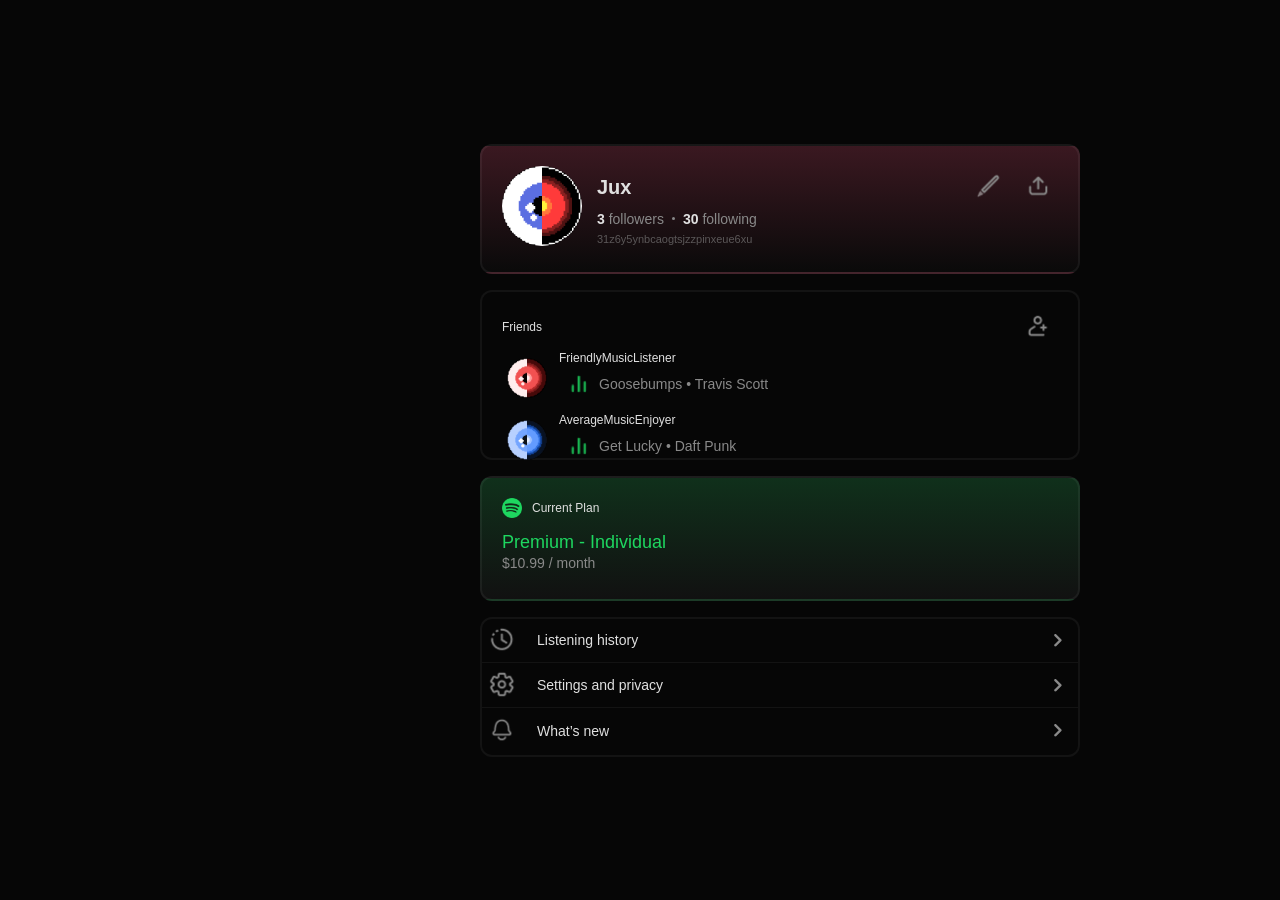
<file: profile.html>
<!doctype html>
<html lang="en">
  <head>
    <meta charset="UTF-8" />
    <meta name="viewport" content="width=device-width, initial-scale=1.0" />
    <title>Profile</title>
    <link rel="stylesheet" href="./css/style.css" />
  </head>
  <body>
    <div class="profile-mobile-view">
      <main class="content-wrapper">
        <section class="profile-card">
          <div class="profile-flex-container">
            <img
              class="profile-picture"
              src="assets/images/profile/profile-picture.png"
              alt="Profile"
            />
            <div class="profile-info">
              <div class="name-row">
                <h1>Jux</h1>
                <div class="action-icons">
                  <img src="assets/icons/profile/edit-icon.png" alt="edit" />
                  <img src="assets/icons/profile/upload-icon.png" alt="share" />
                </div>
              </div>
              <div class="stats-row">
                <p><span>3</span> followers</p>
                <span class="divider-dot"></span>
                <p><span>30</span> following</p>
              </div>
              <p class="user-id">31z6y5ynbcaogtsjzzpinxeue6xu</p>
            </div>
          </div>
        </section>

        <section class="friends-card">
          <div class="card-header">
            <h2>Friends</h2>
            <img src="assets/icons/profile/add-friends-icon.png" alt="add" />
          </div>
          <ul class="friends-list">
            <li>
              <img src="assets/images/profile/friend-1.png" alt="" />
              <div class="friend-details">
                <span class="friend-name">FriendlyMusicListener</span>
                <div class="music-info">
                  <img src="assets/icons/profile/voicewaves-icon.png" alt="" />
                  <p>Goosebumps • Travis Scott</p>
                </div>
              </div>
            </li>
            <li>
              <img src="assets/images/profile/friend-2.png" alt="" />
              <div class="friend-details">
                <span class="friend-name">AverageMusicEnjoyer</span>
                <div class="music-info">
                  <img src="assets/icons/profile/voicewaves-icon.png" alt="" />
                  <p>Get Lucky • Daft Punk</p>
                </div>
              </div>
            </li>
          </ul>
        </section>

        <section class="plan-card">
          <div class="plan-header">
            <img src="assets/icons/profile/spotify-icon.png" alt="spotify" />
            <p>Current Plan</p>
          </div>
          <h3 class="plan-title">Premium - Individual</h3>
          <p class="plan-price">$10.99 / month</p>
        </section>

        <section class="settings-card">
          <div class="setting-item">
            <img src="assets/icons/profile/clock-icon.png" alt="" />
            <p>Listening history</p>
            <img
              class="arrow"
              src="assets/icons/profile/arrow-right-icon.png"
              alt=""
            />
          </div>
          <div class="setting-item">
            <img src="assets/icons/profile/settings-icon.png" alt="" />
            <p>Settings and privacy</p>
            <img
              class="arrow"
              src="assets/icons/profile/arrow-right-icon.png"
              alt=""
            />
          </div>
          <div class="setting-item">
            <img src="assets/icons/profile/bell-icon.png" alt="" />
            <p>What’s new</p>
            <img
              class="arrow"
              src="assets/icons/profile/arrow-right-icon.png"
              alt=""
            />
          </div>
        </section>
      </main>
    </div>
    <!-- footer / player bar -->
    <footer class="player-bar">
      <!-- Mobile Player Bar -->
      <section class="mobile-player-bar">
        <!-- Mini Player -->
        <div class="mini-player">
          <div class="mini-player-left">
            <img
              class="mini-player-cover"
              src="assets/icons/mob.player.icon/album.cover.png"
              alt="Get Lucky cover"
            />
            <div class="mini-player-info">
              <h4>Get Lucky (feat. Pharrell Willia...</h4>
              <p>Daft Punk</p>
            </div>
          </div>
          <div class="mini-player-controls">
            <button>
              <img src="assets/icons/mob.player.icon/plus.svg" alt="add" />
            </button>
            <button>
              <img src="assets/icons/mob.player.icon/play.svg" alt="play" />
            </button>
          </div>
          <!-- Progress bar -->
          <div class="mini-player-progress">
            <div class="mini-player-progress-bar"></div>
          </div>
        </div>

        <!-- Bottom Nav -->
        <nav class="mobile-bottom-nav">
          <a href="index.html" target="_parent" class="mobile-nav-item active">
            <img
              src="assets/icons/menu.bar.icons/home.active.icon.svg"
              alt="Home"
            />
            <span>Home</span>
          </a>
          <a href="#" class="mobile-nav-item">
            <img
              src="assets/icons/menu.bar.icons/star.off.icon.svg"
              alt="Discover"
            />
            <span>Discover</span>
          </a>
          <a href="search.html" target="_parent" class="mobile-nav-item">
            <img
              src="assets/icons/menu.bar.icons/search.off.icon.svg"
              alt="Search"
            />
            <span>Search</span>
          </a>
          <a href="library.html" class="mobile-nav-item">
            <img
              src="assets/icons/menu.bar.icons/library.icon.svg"
              alt="Library"
            />
            <span>Library</span>
          </a>
          <a href="profile.html" target="_parent" class="mobile-nav-item">
            <img src="assets/icons/menu.bar.icons/me icon.svg" alt="Me" />
            <span>Me</span>
          </a>
        </nav>
      </section>
    </footer>
  </body>
</html>
</file>
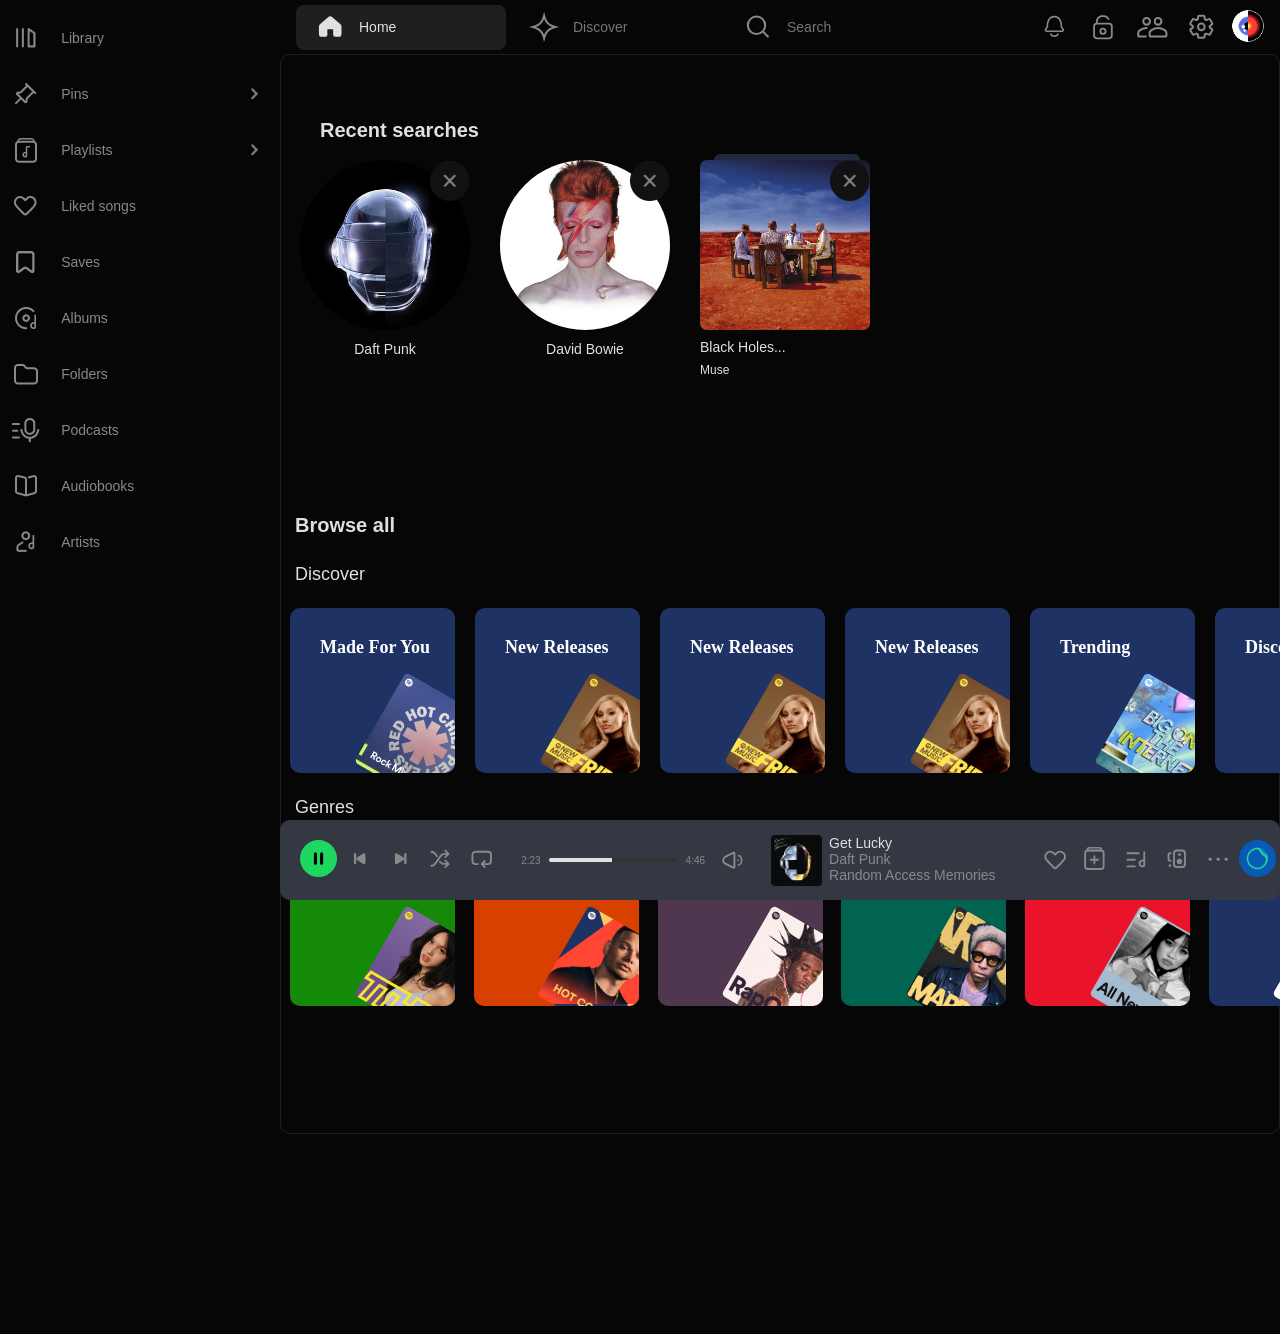
<file: search.html>
<!doctype html>
<html lang="en">
  <head>
    <meta charset="UTF-8" />
    <meta name="viewport" content="width=device-width, initial-scale=1.0" />
    <title>Search</title>
    <link rel="stylesheet" href="css/style.css" />
    <link href="https://fonts.cdnfonts.com/css/satoshi" rel="stylesheet" />
  </head>
  <body>
    <!--header-->

    <header class="site-header">
      <nav class="header-nav">
        <!-- left side -->
        <div class="nav-left">
          <a href="index.html" target="_parent" class="nav-item active">
            <img
              alt="home. icon"
              src="assets/icons/menu.bar.icons/home.active.icon.svg"
            />
            <span>Home</span>
          </a>
          <a href="#" class="nav-item">
            <img
              alt="discover icon"
              src="assets/icons/menu.bar.icons/star.off.icon.svg"
            />
            <span>Discover</span>
          </a>
          <a href="search.html" target="_parent" class="nav-item">
            <img
              alt="search icon"
              src="assets/icons/menu.bar.icons/search.off.icon.svg"
            />
            <span>Search</span>
          </a>
        </div>

        <!-- right side -->
        <div class="nav-right">
          <button class="icon-btn" title="Notifications">
            <img
              alt="nofication icon"
              src="assets/icons/menu.bar.icons/bell.icon.svg"
            />
          </button>
          <button class="icon-btn" title="Lock">
            <img
              alt="lock icon"
              src="assets/icons/menu.bar.icons/lock.icon.svg"
            />
          </button>
          <button class="icon-btn" title="Friends">
            <img
              alt="firiends icon"
              src="assets/icons/menu.bar.icons/twoman.icon.svg"
            />
          </button>
          <button class="icon-btn" title="Settings">
            <img
              alt="settings icon"
              src="assets/icons/menu.bar.icons/setting.icon.svg"
            />
          </button>
          <button class="avatar-btn">
            <img
              alt="avatar icon"
              src="assets/icons/menu.bar.icons/profile.icon.svg"
            />
            <a href="profile.html"></a>
          </button>
        </div>
      </nav>
    </header>

    <!--sidebar-->
    <aside class="sidebar">
      <!--desktop-version-sidebar-->
      <div class="desktop-aside">
        <ul class="aside-elements">
          <li>
            <a href="library.html" target="_parent">
              <img
                src="./assets/icons/sidebar.icons/libraryicon.png"
                alt="pin"
              />Library
            </a>
          </li>
          <li>
            <a href="#">
              <img src="./assets/icons/sidebar.icons/pin.png" alt="pin" />Pins
              <img
                class="sidebar-arrow-right"
                src="assets/icons/sidebar.icons/sidebar.arrowicon.png"
                alt="arrow-right"
              />
            </a>
          </li>
          <li>
            <a href="playlist.html" target="_parent">
              <img
                src="./assets/icons/sidebar.icons/playlisticon.png"
                alt="Playlists"
              />Playlists
              <img
                class="sidebar-arrow-right"
                src="assets/icons/sidebar.icons/sidebar.arrowicon.png"
                alt="arrow-right"
              />
            </a>
          </li>
          <li>
            <a href="#">
              <img
                src="./assets/icons/sidebar.icons/likedsongicon.png"
                alt="Liked-songs"
              />Liked songs
            </a>
          </li>
          <li>
            <a href="#">
              <img
                src="./assets/icons/sidebar.icons/savesicon.png"
                alt="Saves"
              />Saves
            </a>
          </li>
          <li>
            <a href="#">
              <img
                src="./assets/icons/sidebar.icons/albumsicon.png"
                alt="Albums"
              />Albums
            </a>
          </li>
          <li>
            <a href="#">
              <img
                src="./assets/icons/sidebar.icons/foldersicon.png"
                alt="Folders"
              />Folders
            </a>
          </li>
          <li>
            <a href="#">
              <img
                src="./assets/icons/sidebar.icons/podcastsicon.png"
                alt="Podcasts"
              />Podcasts
            </a>
          </li>
          <li>
            <a href="#">
              <img
                src="./assets/icons/sidebar.icons/audiobooksicon.png"
                alt="Audiobooks"
              />Audiobooks
            </a>
          </li>
          <li>
            <a href="artist.html">
              <img
                src="./assets/icons/sidebar.icons/artistsicon.png"
                alt="Artists"
              />Artists
            </a>
          </li>
        </ul>
      </div>
    </aside>
    <main>
      <div class="search-main-content">
        <!--desktop main layout-->
        <div class="search-desktop">
          <section class="recent-searches">
            <h3>Recent searches</h3>
            <div class="recent-searches-list">
              <div class="recent-searches-card">
                <div class="circular-image">
                  <img
                    class="main-image"
                    src="./assets/images/search/recent-searches-daftpunk.png"
                    alt="daft-punk"
                  />
                  <img
                    class="cancel-icon"
                    src="./assets/images/search/x-icon.png"
                    alt="cancel"
                  />
                </div>
                <p>Daft Punk</p>
                <p></p>
              </div>

              <div class="recent-searches-card">
                <div class="circular-image">
                  <img
                    class="main-image"
                    src="assets/images/search/recent-searches-davidbowie.png"
                    alt="david-bowie"
                  />
                  <img
                    class="cancel-icon"
                    src="./assets/images/search/x-icon.png"
                    alt="cancel"
                  />
                </div>
                <p>David Bowie</p>
                <p></p>
              </div>

              <div class="recent-searches-card">
                <div class="square-image">
                  <div class="background-image"></div>
                  <img
                    class="main"
                    src="assets/images/search/recent-searches-muse.png"
                    alt=""
                  />
                  <img
                    class="cancel-icon"
                    src="./assets/images/search/x-icon.png"
                    alt="cancel"
                  />
                </div>
                <div class="text-box">
                  <p class="music-name">Black Holes...</p>
                  <p>Muse</p>
                </div>
              </div>
            </div>
          </section>
        </div>

        <!--mobile main layout-->
        <div class="mobile-main-search">
          <h1>Browse all</h1>
          <h2>Discover</h2>
          <section class="Discover">
            <div class="discover-card">
              <p>Made For You</p>
              <img
                src="assets/images/Discover/madeforyou.png"
                alt="madeforyou"
              />
            </div>
            <div class="discover-card">
              <p>New Releases</p>
              <img
                src="assets/images/Discover/new-releases.png"
                alt="new-releases"
              />
            </div>
            <div class="discover-card">
              <p>New Releases</p>
              <img
                src="assets/images/Discover/new-releases.png"
                alt="new-releases"
              />
            </div>
            <div class="discover-card">
              <p>New Releases</p>
              <img
                src="assets/images/Discover/new-releases.png"
                alt="new-releases"
              />
            </div>
            <div class="discover-card">
              <p>Trending</p>
              <img src="assets/images/Discover/trending.png" alt="trending" />
            </div>
            <div class="discover-card">
              <p>Discover</p>
              <img
                src="assets/images/Discover/discover-weekly.png"
                alt="discover"
              />
            </div>
            <div class="discover-card">
              <p>Spotify Singles</p>
              <img src="assets/images/Discover/singles.png" alt="singles" />
            </div>
            <div class="discover-card">
              <p>Decades</p>
              <img src="assets/images/Discover/decades.png" alt="decades" />
            </div>
          </section>
          <section>
            <!--genres-->
            <h2>Genres</h2>
            <div class="genres">
              <div
                class="discover-card"
                style="background-color: rgba(20, 138, 8, 1)"
              >
                <p>Pop</p>
                <img src="assets/images/search/pop-genres.png" />
              </div>
              <div
                class="discover-card"
                style="background-color: rgba(216, 64, 0, 1)"
              >
                <p>Country</p>
                <img
                  src="assets/images/search/contry-genres.png"
                  alt="country"
                />
              </div>

              <div
                class="discover-card"
                style="background-color: rgba(80, 55, 80, 1)"
              >
                <p>Hip-hop</p>
                <img
                  src="assets/images/search/hiphop-genres.png"
                  alt="hiphop"
                />
              </div>
              <div
                class="discover-card"
                style="background-color: rgba(0, 100, 80, 1)"
              >
                <p>Rock</p>
                <img src="assets/images/search/rock-genres.png" alt="rock" />
              </div>

              <div
                class="discover-card"
                style="background-color: rgba(233, 20, 41, 1)"
              >
                <p>Indie</p>
                <img src="assets/images/search/indie-genres.png" alt="indie" />
              </div>
              <div
                class="discover-card"
                style="background-color: rgba(30, 50, 100, 1)"
              >
                <p>Punk</p>
                <img src="assets/images/search/punk-genres.png" alt="punk" />
              </div>
              <div
                class="discover-card"
                style="background-color: rgba(233, 20, 41, 1)"
              >
                <p>Metal</p>
                <img src="assets/images/search/metal-genres.png" />
              </div>
              <div
                class="discover-card"
                style="background-color: rgba(83, 122, 161, 1)"
              >
                <p>Instrumental</p>
                <img
                  src="assets/images/search/instrumental-genres.png"
                  alt="Instrumental"
                />
              </div>
            </div>
          </section>
        </div>
      </div>
    </main>

    <!-- footer / player bar -->
    <footer class="player-bar">
      <!-- Left: Controls -->
      <section class="pleyer-desktop">
        <div class="player-controls">
          <button class="btn btn-play" aria-label="Pause">
            <img
              alt="pause button"
              src="assets/icons/player.icons/play button.svg"
            />
          </button>
          <button>
            <img alt="Previous" src="assets/icons/player.icons/skip.left.svg" />
          </button>
          <button>
            <img alt="next" src="assets/icons/player.icons/skip.right.svg" />
          </button>
          <button>
            <img alt="shuffle" src="assets/icons/player.icons/suffle.svg" />
          </button>
          <button>
            <img alt="repeat" src="assets/icons/player.icons/restart.svg" />
          </button>
        </div>

        <div class="progress">
          <span>2:23</span>
          <input type="range" />
          <span>4:46</span>
          <img src="assets/icons/player.icons/voice.svg" alt="sound icon" />
        </div>

        <!-- Right: Track info -->
        <div class="player-track">
          <img
            class="player-cover"
            src="assets/icons/player.icons/album.cover.png"
            alt="album cover"
          />
          <div class="player-meta">
            <span class="player-song">Get Lucky</span>
            <span class="player-artist">Daft Punk</span>
            <span class="player-album">Random Access Memories</span>
          </div>
        </div>

        <!-- Actions -->
        <div class="player-actions">
          <button>
            <img alt="heart icon" src="assets/icons/player.icons/pc-like.svg" />
          </button>
          <button>
            <img alt="plus icon" src="assets/icons/player.icons/plus.svg" />
          </button>
          <button onclick="window.location.href = 'song.html'">
            <img
              alt="lyrics icon"
              src="assets/icons/player.icons/pc-lyrics.svg"
            />
          </button>
          <button>
            <img alt="icon" src="assets/icons/player.icons/dinamik.svg" />
          </button>
          <button>
            <img
              alt="dots"
              src="assets/icons/player.icons/pc-playing-more.svg"
            />
          </button>
          <button>
            <img alt="dj icon" src="assets/icons/player.icons/image 19.svg" />
          </button>
          <button>
            <img alt="queue" src="assets/icons/player.icons/pc-queue.svg" />
          </button>
        </div>
      </section>

      <!-- Mobile Player Bar -->
      <section class="mobile-player-bar">
        <!-- Mini Player -->
        <div class="mini-player">
          <div class="mini-player-left">
            <img
              class="mini-player-cover"
              src="assets/icons/mob.player.icon/album.cover.png"
              alt="Get Lucky cover"
            />
            <div class="mini-player-info">
              <h4>Get Lucky (feat. Pharrell Willia...</h4>
              <p>Daft Punk</p>
            </div>
          </div>
          <div class="mini-player-controls">
            <button>
              <img src="assets/icons/mob.player.icon/plus.svg" alt="add" />
            </button>
            <button>
              <img src="assets/icons/mob.player.icon/play.svg" alt="play" />
            </button>
          </div>
          <!-- Progress bar -->
          <div class="mini-player-progress">
            <div class="mini-player-progress-bar"></div>
          </div>
        </div>

        <!-- Bottom Nav -->
        <nav class="mobile-bottom-nav">
          <a href="index.html" target="_parent" class="mobile-nav-item active">
            <img
              src="assets/icons/menu.bar.icons/home.active.icon.svg"
              alt="Home"
            />
            <span>Home</span>
          </a>
          <a href="#" class="mobile-nav-item">
            <img
              src="assets/icons/menu.bar.icons/star.off.icon.svg"
              alt="Discover"
            />
            <span>Discover</span>
          </a>
          <a href="search.html" target="_parent" class="mobile-nav-item">
            <img
              src="assets/icons/menu.bar.icons/search.off.icon.svg"
              alt="Search"
            />
            <span>Search</span>
          </a>
          <a href="library.html" class="mobile-nav-item">
            <img
              src="assets/icons/menu.bar.icons/library.icon.svg"
              alt="Library"
            />
            <span>Library</span>
          </a>
          <a href="profile.html" target="_parent" class="mobile-nav-item">
            <img src="assets/icons/menu.bar.icons/me icon.svg" alt="Me" />
            <span>Me</span>
          </a>
        </nav>
      </section>
    </footer>
  </body>
</html>
</file>
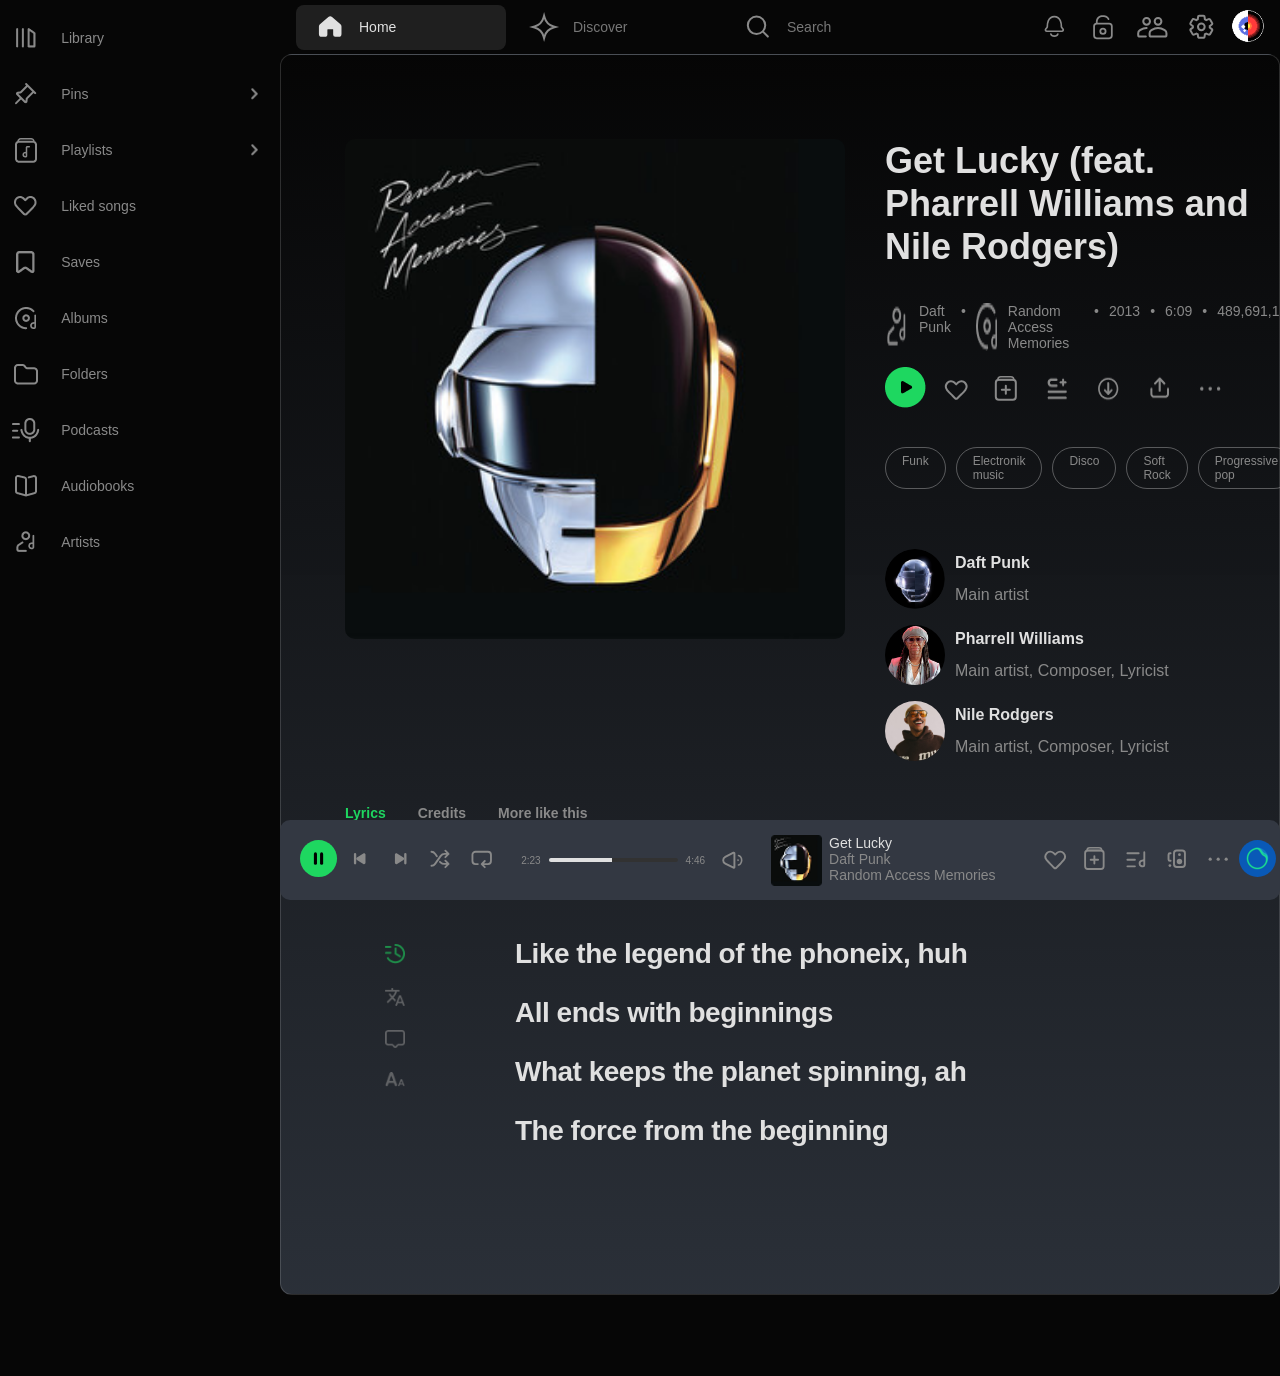
<file: song.html>
<!doctype html>
<html lang="en">
  <head>
    <meta charset="UTF-8" />
    <meta name="viewport" content="width=device-width, initial-scale=1.0" />
    <link
      href="https://api.fontshare.com/v2/css?f[]=satoshi@300,400,500,501,700&display=swap"
      rel="stylesheet"
    />
    <link rel="stylesheet" href="css/style.css" />
    <title>Song</title>
  </head>
  <body>
    <!--sidebar-->
    <aside class="sidebar">
      <!--desktop-version-sidebar-->
      <div class="desktop-aside">
        <ul class="aside-elements">
          <li>
            <a href="library.html" target="_parent">
              <img
                src="./assets/icons/sidebar.icons/libraryicon.png"
                alt="pin"
              />Library
            </a>
          </li>
          <li>
            <a href="#">
              <img src="./assets/icons/sidebar.icons/pin.png" alt="pin" />Pins
              <img
                class="sidebar-arrow-right"
                src="assets/icons/sidebar.icons/sidebar.arrowicon.png"
                alt="arrow-right"
              />
            </a>
          </li>
          <li>
            <a href="playlist.html" target="_parent">
              <img
                src="./assets/icons/sidebar.icons/playlisticon.png"
                alt="Playlists"
              />Playlists
              <img
                class="sidebar-arrow-right"
                src="assets/icons/sidebar.icons/sidebar.arrowicon.png"
                alt="arrow-right"
              />
            </a>
          </li>
          <li>
            <a href="#">
              <img
                src="./assets/icons/sidebar.icons/likedsongicon.png"
                alt="Liked-songs"
              />Liked songs
            </a>
          </li>
          <li>
            <a href="#">
              <img
                src="./assets/icons/sidebar.icons/savesicon.png"
                alt="Saves"
              />Saves
            </a>
          </li>
          <li>
            <a href="#">
              <img
                src="./assets/icons/sidebar.icons/albumsicon.png"
                alt="Albums"
              />Albums
            </a>
          </li>
          <li>
            <a href="#">
              <img
                src="./assets/icons/sidebar.icons/foldersicon.png"
                alt="Folders"
              />Folders
            </a>
          </li>
          <li>
            <a href="#">
              <img
                src="./assets/icons/sidebar.icons/podcastsicon.png"
                alt="Podcasts"
              />Podcasts
            </a>
          </li>
          <li>
            <a href="#">
              <img
                src="./assets/icons/sidebar.icons/audiobooksicon.png"
                alt="Audiobooks"
              />Audiobooks
            </a>
          </li>
          <li>
            <a href="#">
              <img
                src="./assets/icons/sidebar.icons/artistsicon.png"
                alt="Artists"
              />Artists
            </a>
          </li>
        </ul>
      </div>
    </aside>
<!--header-->

    <header class="site-header">
      <nav class="header-nav">
        <!-- left side -->
        <div class="nav-left">
          <a href="#" class="nav-item active">
            <img
              alt="home. icon"
              src="assets/icons/menu.bar.icons/home.active.icon.svg"
            />
            <span>Home</span>
          </a>
          <a href="#" class="nav-item">
            <img
              alt="discover icon"
              src="assets/icons/menu.bar.icons/star.off.icon.svg"
            />
            <span>Discover</span>
          </a>
          <a href="search.html" target="_parent" class="nav-item">
            <img
              alt="search icon"
              src="assets/icons/menu.bar.icons/search.off.icon.svg"
            />
            <span>Search</span>
          </a>
        </div>

        <!-- right side -->
        <div class="nav-right">
          <button class="icon-btn" title="Notifications">
            <img
              alt="nofication icon"
              src="assets/icons/menu.bar.icons/bell.icon.svg"
            />
          </button>
          <button class="icon-btn" title="Lock">
            <img
              alt="lock icon"
              src="assets/icons/menu.bar.icons/lock.icon.svg"
            />
          </button>
          <button class="icon-btn" title="Friends">
            <img
              alt="firiends icon"
              src="assets/icons/menu.bar.icons/twoman.icon.svg"
            />
          </button>
          <button class="icon-btn" title="Settings">
            <img
              alt="settings icon"
              src="assets/icons/menu.bar.icons/setting.icon.svg"
            />
          </button>
          <button
            onclick="window.location.href = 'profile.html'"
            class="avatar-btn"
          >
            <img
              alt="avatar icon"
              src="assets/icons/menu.bar.icons/profile.icon.svg"
            />
          </button>
        </div>
      </nav>
    </header>


    <!-- Home main content -->
    <main class="song-page">
      <section class="song-container">
        <!--Top section-->
        <div class="song-top">
          <!-- Album cover -->
          <div class="album-cover">
            <img
              src="assets/images/playlist.page/daftpunk.mix.box.png"
              alt="daft punk"
            />
          </div>
          <!-- Song content -->
          <div class="song-content">
            <!--Title-->
            <div class="song-info">
              <h1 class="song-title">
                Get Lucky (feat. Pharrell Williams and Nile Rodgers)
              </h1>
            </div>
            <!--Meta-->
            <div class="song-meta">
              <img
                src="assets/icons/sidebar.icons/artistsicon.png"
                alt="artists icon"
              />
              <span>Daft Punk</span>
              <span class="dot">•</span>
              <img
                src="assets/icons/sidebar.icons/albumsicon.png"
                alt="albums icon"
              />
              <span>Random Access Memories</span>
              <span class="dot">•</span>
              <span>2013</span>
              <span class="dot">•</span>
              <span>6:09</span>
              <span class="dot">•</span>
              <span>489,691,133</span>
            </div>
            <!--Player Actions-->
            <div class="song-actions">
              <button class="play-btn">
                <img
                  src="assets/icons/playlist.page.icons/play.png"
                  alt="play icon"
                />
              </button>
              <img src="assets/icons/player.icons/pc-like.svg" alt="like" />
              <img src="assets/icons/player.icons/plus.svg" alt="plus" />
              <img
                src="assets/icons/playlist.page.icons/add-to-queue.png"
                alt="queue icon"
              />
              <img
                src="assets/icons/playlist.page.icons/download.png"
                alt="dowload"
              />
              <img
                src="assets/icons/profile/upload-icon.png"
                alt="apload icon"
              />
              <img
                src="assets/icons/playlist.page.icons/more.png"
                alt="more icon"
              />
            </div>
            <ul class="song-genres">
              <li>Funk</li>
              <li>Electronik music</li>
              <li>Disco</li>
              <li>Soft Rock</li>
              <li>Progressive pop</li>
            </ul>
            <!--Artist Section-->
            <div class="artists">
              <figure class="artist-card">
                <img src="assets/images/library.albums/3.png" alt="artist" />
                <figcaption>
                  <h4>Daft Punk</h4>
                  <p>Main artist</p>
                </figcaption>
              </figure>
              <figure class="artist-card">
                <img src="assets/images/profile/men1.png" alt="men" />
                <figcaption>
                  <h4>Pharrell Williams</h4>
                  <p>Main artist, Composer, Lyricist</p>
                </figcaption>
              </figure>
              <figure class="artist-card">
                <img src="assets/images/profile/men2.png" alt="men" />
                <figcaption>
                  <h4>Nile Rodgers</h4>
                  <p>Main artist, Composer, Lyricist</p>
                </figcaption>
              </figure>
            </div>
          </div>
        </div>
        <nav class="song-tabs">
          <button class="tab-item active">Lyrics</button>
          <button class="tab-item">Credits</button>
          <button class="tab-item">More like this</button>
        </nav>
        <!--Lyrics Section-->
        <section class="Lyrics-container">
          <aside class="lyrics-actions">
            <img src="assets/icons/homemmain.icons/icon.png" alt="icon" />
            <img
              src="assets/icons/homemmain.icons/language.png"
              alt="language icon"
            />
            <img
              src="assets/icons/homemmain.icons/bubble.png"
              alt="bubble icon"
            />
            <img src="assets/icons/homemmain.icons/size.png" alt="size icon" />
          </aside>
          <div class="lyrics-text">
            <p>Like the legend of the phoneix, huh</p>
            <p>All ends with beginnings</p>
            <p>What keeps the planet spinning, ah</p>
            <p>The force from the beginning</p>
          </div>
        </section>
      </section>
    </main>

     <!-- footer / player bar -->
    <footer class="player-bar">
      <!-- Left: Controls -->
      <section class="pleyer-desktop">
        <div class="player-controls">
          <button class="btn btn-play" aria-label="Pause">
            <img
              alt="pause button"
              src="assets/icons/player.icons/play button.svg"
            />
          </button>
          <button>
            <img alt="Previous" src="assets/icons/player.icons/skip.left.svg" />
          </button>
          <button>
            <img alt="next" src="assets/icons/player.icons/skip.right.svg" />
          </button>
          <button>
            <img alt="shuffle" src="assets/icons/player.icons/suffle.svg" />
          </button>
          <button>
            <img alt="repeat" src="assets/icons/player.icons/restart.svg" />
          </button>
        </div>

        <div class="progress">
          <span>2:23</span>
          <input type="range" />
          <span>4:46</span>
          <img src="assets/icons/player.icons/voice.svg" alt="sound icon" />
        </div>

        <!-- Right: Track info -->
        <div class="player-track">
          <img
            class="player-cover"
            src="assets/icons/player.icons/album.cover.png"
            alt="album cover"
          />
          <div class="player-meta">
            <span class="player-song">Get Lucky</span>
            <span class="player-artist">Daft Punk</span>
            <span class="player-album">Random Access Memories</span>
          </div>
        </div>

        <!-- Actions -->
        <div class="player-actions">
          <button>
            <img alt="heart icon" src="assets/icons/player.icons/pc-like.svg" />
          </button>
          <button>
            <img alt="plus icon" src="assets/icons/player.icons/plus.svg" />
          </button>
          <button onclick="window.location.href = 'song.html'">
            <img
              alt="lyrics icon"
              src="assets/icons/player.icons/pc-lyrics.svg"
            />
          </button>
          <button>
            <img alt="icon" src="assets/icons/player.icons/dinamik.svg" />
          </button>
          <button>
            <img
              alt="dots"
              src="assets/icons/player.icons/pc-playing-more.svg"
            />
          </button>
          <button>
            <img alt="dj icon" src="assets/icons/player.icons/image 19.svg" />
          </button>
          <button>
            <img alt="queue" src="assets/icons/player.icons/pc-queue.svg" />
          </button>
        </div>
      </section>

      <!-- Mobile Player Bar -->
      <section class="mobile-player-bar">
        <!-- Mini Player -->
        <div class="mini-player">
          <div class="mini-player-left">
            <img
              class="mini-player-cover"
              src="assets/icons/mob.player.icon/album.cover.png"
              alt="Get Lucky cover"
            />
            <div class="mini-player-info">
              <h4>Get Lucky (feat. Pharrell Willia...</h4>
              <p>Daft Punk</p>
            </div>
          </div>
          <div class="mini-player-controls">
            <button>
              <img src="assets/icons/mob.player.icon/plus.svg" alt="add" />
            </button>
            <button>
              <img src="assets/icons/mob.player.icon/play.svg" alt="play" />
            </button>
          </div>
          <!-- Progress bar -->
          <div class="mini-player-progress">
            <div class="mini-player-progress-bar"></div>
          </div>
        </div>

        <!-- Bottom Nav -->
        <nav class="mobile-bottom-nav">
          <a href="index.html" target="_parent" class="mobile-nav-item active">
            <img
              src="assets/icons/menu.bar.icons/home.active.icon.svg"
              alt="Home"
            />
            <span>Home</span>
          </a>
          <a href="#" class="mobile-nav-item">
            <img
              src="assets/icons/menu.bar.icons/star.off.icon.svg"
              alt="Discover"
            />
            <span>Discover</span>
          </a>
          <a href="search.html" target="_parent" class="mobile-nav-item">
            <img
              src="assets/icons/menu.bar.icons/search.off.icon.svg"
              alt="Search"
            />
            <span>Search</span>
          </a>
          <a href="library.html" class="mobile-nav-item">
            <img
              src="assets/icons/menu.bar.icons/library.icon.svg"
              alt="Library"
            />
            <span>Library</span>
          </a>
          <a href="profile.html" target="_parent" class="mobile-nav-item">
            <img src="assets/icons/menu.bar.icons/me icon.svg" alt="Me" />
            <span>Me</span>
          </a>
        </nav>
      </section>
    </footer>
  </body>
</html>
</file>
<file: css/style.css>
* {
  margin: 0;
  padding: 0;
  box-sizing: border-box;
  font-family: "Satoshi", sans-serif;
}

a {
  text-decoration: none;
  color: inherit;
}

ul ol {
  list-style-type: none;
}

button {
  border: 0;
  background-color: transparent;
  color: inherit;
  font-family: inherit;
}

body {
  font-family: "Satoshi", sans-serif;
}

.pleyer-desktop {
  display: none;
}

.mobile-player-bar {
  display: flex;
  flex-direction: column;
  position: fixed;
  bottom: 0;
  left: 0;
  width: 100%;
  z-index: 999;
  background: transparent;
}

.mini-player {
  background: rgba(40, 40, 40, 0.98);
  border-radius: 12px;
  padding: 10px 12px;
  display: flex;
  align-items: center;
  justify-content: space-between;
  position: relative;
  overflow: hidden;
  border: 1px solid rgba(255, 255, 255, 0.08);
  margin: 0px 15px;
  height: 61px;
}

.mini-player-left {
  display: flex;
  align-items: center;
  gap: 10px;
}

.mini-player-cover {
  width: 43px;
  height: 43px;
  border-radius: 6px;
}

.mini-player-info h4 {
  font-size: 14px;
  color: #E0E0E0;
  white-space: nowrap;
}
.mini-player-info p {
  font-size: 12px;
  color: #898989;
  margin: 2px 0 0;
}

.mini-player-controls {
  display: flex;
  align-items: center;
  justify-content: center;
}
.mini-player-controls img {
  width: 30px;
  height: 30px;
}

.mini-player-progress {
  position: absolute;
  bottom: 0;
  left: 0;
  width: 100%;
  height: 2px;
  background: rgba(255, 255, 255, 0.15);
  border-radius: 0 0 12px 12px;
}

.mini-player-progress-bar {
  width: 40%;
  height: 100%;
  background: #E0E0E0;
  border-radius: 0 0 0 12px;
}

@media (min-width: 500px) {
  .mobile-player-bar {
    display: none;
  }
  .pleyer-desktop {
    display: unset;
  }
  .pleyer-desktop {
    display: flex;
    flex-wrap: nowrap;
    align-items: center;
    height: 80px;
    background-color: #333842;
    position: fixed;
    bottom: 0;
    left: 0;
    width: 100%;
    border-radius: 10px;
    z-index: 999;
    box-sizing: border-box;
  }
  .pleyer-desktop img {
    height: 38px;
    width: 38px;
  }
  .pleyer-desktop button {
    cursor: pointer;
  }
  .player-controls,
  .player-actions,
  .player-track {
    margin: 0px 20px;
    flex-shrink: 0;
  }
  .player-track {
    display: flex;
  }
  .player-track img {
    width: 51px;
    height: 51px;
    border-radius: 3px;
  }
  .player-song {
    color: #E0E0E0;
    font-size: 14px;
  }
  .player-artist,
  .player-album {
    color: #898989;
    font-size: 14px;
  }
  .player-meta {
    display: flex;
    flex-direction: column;
    margin-left: 7px;
  }
  .progress {
    display: flex;
    align-items: center;
    gap: 8px;
    flex: 1;
    max-width: 480px;
    margin: 0 auto;
  }
  .progress span {
    color: #898989;
  }
  .progress input[type=range] {
    -webkit-appearance: none;
    appearance: none;
    flex: 1;
    height: 4px;
    border-radius: 2px;
    background: linear-gradient(to right, #E0E0E0 0%, #E0E0E0 49%, #323232 49%, #323232 100%);
    cursor: pointer;
  }
  .progress input[type=range]::-webkit-slider-thumb {
    -webkit-appearance: none;
    width: 12px;
    height: 12px;
    border-radius: 50%;
    background: #E0E0E0;
    opacity: 0;
    transition: opacity 0.15s ease;
  }
}
.header-nav {
  display: none;
}

.mobile-bottom-nav {
  background: #060606;
  display: flex;
  justify-content: space-around;
  align-items: center;
  padding: 16px 27px;
  width: 100%;
  height: 95px;
  background: linear-gradient(to bottom, rgba(18, 18, 18, 0) 0%, rgba(18, 18, 18, 0.8) 30%, rgb(18, 18, 18) 100%);
}

.mobile-nav-item {
  display: flex;
  flex-direction: column;
  align-items: center;
  gap: 4px;
  text-decoration: none;
  color: #898989;
}
.mobile-nav-item img {
  width: 40px;
  height: 40px;
}
.mobile-nav-item span {
  font-size: 12px;
  font-weight: 500;
}

@media (min-width: 500px) {
  .header-nav {
    display: flex;
    justify-content: space-between;
    align-items: center;
    height: 54px;
    padding: 0 16px;
  }
  .nav-left {
    display: flex;
    align-items: center;
    gap: 4px;
    flex-shrink: 1;
    min-width: 0;
  }
  .nav-item {
    display: flex;
    align-items: center;
    gap: 8px;
    padding: 6px 14px;
    border-radius: 8px;
    color: rgba(255, 255, 255, 0.45);
    text-decoration: none;
    font-size: 14px;
    font-weight: 500;
    transition: color 0.2s, background 0.2s;
    white-space: nowrap;
    min-width: fit-content;
    width: 210px;
  }
  .nav-item:hover {
    color: rgba(255, 255, 255, 0.8);
    background: rgba(255, 255, 255, 0.06);
  }
  .nav-item.active {
    height: 45px;
    width: 210px;
    color: #E0E0E0;
    background: rgba(255, 255, 255, 0.1);
  }
  .nav-right {
    display: flex;
    align-items: center;
    gap: 13px;
    flex-shrink: 0;
  }
  .icon-btn {
    display: flex;
    align-items: center;
    justify-content: center;
    width: 36px;
    height: 36px;
    border-radius: 8px;
    border: none;
    background: transparent;
    color: rgba(255, 255, 255, 0.45);
    cursor: pointer;
    transition: color 0.2s, background 0.2s;
  }
  .avatar {
    width: 30px;
    height: 30px;
    border-radius: 50%;
    display: block;
    object-fit: cover;
  }
  .mobile-player-bar {
    display: none;
  }
}
header,
main,
footer,
.site-header,
.pleyer-desktop {
  margin-left: 280px;
  width: calc(100% - 280px);
}

@media (max-width: 768px) {
  header,
  main, footer,
  .site-header,
  .pleyer-desktop {
    margin-left: 0;
    width: 100%;
  }
}
.main-content {
  background: #060606;
  color: #E0E0E0;
  padding: 16px 0px;
  margin-bottom: 81px;
  border: 1px solid rgba(255, 255, 255, 0.15);
  border-radius: 12px;
}

.yourtopmixes-card,
.madeforyou-card {
  display: flex;
  flex-wrap: wrap;
}

.card-cover {
  width: 170px;
  height: 170px;
  border-radius: 8px;
  overflow: hidden;
}
.card-cover img {
  width: 100%;
  height: 100%;
  object-fit: cover;
  display: block;
}

.main-content-btns {
  display: flex;
  gap: 10px;
  align-items: center;
  overflow-x: auto;
  padding: 4px 14px;
}
.main-content-btns button {
  flex: 0 0 auto;
  font-size: 14px;
  color: #E0E0E0;
  background: #202020;
  padding: 8px 14px;
  border-radius: 8px;
  cursor: pointer;
  transition: background 0.15s ease, border-color 0.15s ease;
}
.main-content-btns button:hover {
  background: rgba(146, 138, 138, 0.1);
  border-color: rgba(189, 174, 174, 0.16);
}
.main-content-btns .all-btn {
  display: none;
}

.mobile-picks {
  display: grid;
  grid-template-columns: repeat(2, minmax(0, 1fr));
  gap: 12px;
  margin: 8px 15px;
}

.mobile-picks-card {
  display: flex;
  align-items: center;
  gap: 10px;
  background: rgba(255, 255, 255, 0.05);
  border: 1px solid rgba(255, 255, 255, 0.06);
  border-radius: 12px;
  padding: 10px;
  min-height: 64px;
}

.mobile-picks-cover {
  width: 44px;
  height: 44px;
  border-radius: 10px;
  overflow: hidden;
  flex: 0 0 auto;
}
.mobile-picks-cover img {
  width: 100%;
  height: 100%;
  display: block;
  object-fit: cover;
}

.mobile-picks-content {
  min-width: 0;
}
.mobile-picks-content h4 {
  font-size: 16px;
  font-weight: 700;
  margin: 0;
  white-space: nowrap;
  overflow: hidden;
  text-overflow: ellipsis;
}
.mobile-picks-content p {
  font-size: 12px;
  color: #898989;
  margin: 4px 0 0;
  white-space: nowrap;
  overflow: hidden;
  text-overflow: ellipsis;
}

.madeforyou-header {
  display: flex;
  align-items: center;
  justify-content: space-between;
  padding: 14px;
}

h2 {
  font-size: 20px;
  color: #E0E0E0;
}

.arrow-left {
  display: none;
}

.arrow-right {
  display: none;
}

.madeforyou-card-section {
  display: flex;
  align-items: center;
  gap: 12px;
  margin: 0px 14px;
  overflow-x: auto;
  overflow-y: hidden;
  scroll-snap-type: x mandatory;
  -webkit-overflow-scrolling: touch;
  scrollbar-width: none;
}
.madeforyou-card-section::-webkit-scrollbar {
  display: none;
}
.madeforyou-card-section .madeforyou-card {
  height: 100%;
}

.card-content {
  display: flex;
  justify-content: space-between;
  flex-wrap: wrap;
  padding: 10px 0px;
}
.card-content h3, .card-content span {
  font-size: 14px;
  color: #E0E0E0;
}
.card-content P {
  font-size: 12px;
  color: #898989;
}

.yourtopmixes-header {
  display: flex;
  align-items: center;
  justify-content: space-between;
  padding: 14px;
}

.yourtopmixes-card-section {
  display: flex;
  align-items: center;
  gap: 12px;
  margin: 0px 14px;
  overflow-x: auto;
  overflow-y: hidden;
  scroll-snap-type: x mandatory;
  -webkit-overflow-scrolling: touch;
  scrollbar-width: none;
}
.yourtopmixes-card-section::-webkit-scrollbar {
  display: none;
}
.yourtopmixes-card-section .yourtopmixes-card {
  height: 100%;
}

.Yourfavoriteartists-header {
  display: flex;
  align-items: center;
  justify-content: space-between;
  padding: 14px;
}

.Yourfavoriteartists-section {
  display: flex;
  align-items: center;
  gap: 12px;
  margin: 0px 14px;
  overflow-x: auto;
  overflow-y: hidden;
  scroll-snap-type: x mandatory;
  -webkit-overflow-scrolling: touch;
  scrollbar-width: none;
}
.Yourfavoriteartists-section::-webkit-scrollbar {
  display: none;
}
.Yourfavoriteartists-section img {
  height: 170px;
  width: 170px;
  border-radius: 50%;
}
.Yourfavoriteartists-section .card-content {
  display: flex;
  justify-content: center;
}
.Yourfavoriteartists-section .card-content h3 {
  color: #E0E0E0;
}

.Yourfavoriteartists-card {
  display: flex;
  flex-direction: column;
  align-items: center;
  flex-wrap: nowrap;
  width: 170px;
}

@media (min-width: 500px) {
  .main-content-btns .all-btn {
    display: unset;
    background: #E0E0E0;
    color: #111111;
  }
  .main-content-btns .all-btn:hover {
    background: #E0E0E0;
    border-color: transparent;
    cursor: default;
  }
  .mobile-picks {
    display: none;
  }
  .arrow-left {
    display: unset;
  }
  .arrow-right {
    display: unset;
  }
}
.desktop-aside {
  width: 280px;
  height: 100vh;
  background-color: #060606;
  color: #898989;
  display: flex;
  flex-direction: column;
  gap: 20px;
  font-family: "Satoshi", sans-serif;
  font-weight: 400;
  font-style: Regular;
  font-size: 14px;
  line-height: 100%;
  letter-spacing: 3%;
  color: #898989;
  position: fixed;
  top: 0;
  left: 0;
  z-index: 100;
  padding: 1rem 0;
}
.desktop-aside ul {
  display: flex;
  flex-direction: column;
}
.desktop-aside li {
  font-size: clamp(14px, 1.2rem, 2rem);
  width: 100%;
  height: 10%;
  padding: 10px 0px;
  display: flex;
  align-items: center;
  gap: 10px;
}
.desktop-aside li a {
  display: flex;
  align-items: center;
  width: 100%;
  gap: 10px;
  transition: all 0.2s ease-in-out;
  color: inherit;
  text-decoration: none;
}
.desktop-aside li a img {
  transition: filter 0.2s ease-in-out;
}
.desktop-aside li a:hover {
  color: #ffffff;
}
.desktop-aside li a:hover img {
  filter: brightness(0) invert(1);
}
.desktop-aside li img {
  width: 4vw;
  height: 4vh;
  object-fit: scale-down;
}
.desktop-aside li .sidebar-arrow-right {
  margin-left: auto;
}

@media (max-width: 768px) {
  .desktop-aside {
    display: none;
  }
}
body {
  background-color: #060606;
}

main {
  background-color: #060606;
}

.library-header {
  padding: 16px 16px 0;
  margin-bottom: 100px;
}

.library-list {
  margin-bottom: 81px;
}

.library-nav {
  display: flex;
  flex-direction: column;
  gap: 12px;
  margin-bottom: 8px;
}

.library-search {
  display: flex;
  align-items: center;
  background-color: #202020;
  border-radius: 8px;
  padding: 10px 14px;
  gap: 10px;
}
.library-search input {
  flex: 1;
  background: none;
  border: none;
  outline: none;
  color: #E0E0E0;
  font-family: "Satoshi", sans-serif;
  font-size: 16px;
}
.library-search input::placeholder {
  color: #898989;
}
.library-search .library-search-btn,
.library-search .library-toolbar-add {
  display: flex;
  align-items: center;
  justify-content: center;
  padding: 0;
}
.library-search .library-search-btn img,
.library-search .library-toolbar-add img {
  width: 20px;
  height: 20px;
  filter: brightness(0.7);
}

.search-content {
  display: flex;
  align-items: center;
  gap: 8px;
}
.search-content .library-search {
  flex: 1;
  min-width: 0;
}
.search-content .library-toolbar-add {
  flex-shrink: 0;
  display: flex;
  align-items: center;
  justify-content: center;
}
.search-content .library-toolbar-add img {
  width: 30px;
  height: 30px;
}

.library-toolbar-views {
  display: flex;
  align-items: center;
  gap: 4px;
}

.library-toolbar-sort {
  display: flex;
  align-items: center;
  gap: 6px;
  padding: 6px 10px;
  border-radius: 20px;
  font-size: 14px;
  color: #898989;
}
.library-toolbar-sort img {
  width: 30px;
  height: 30px;
}

.resent {
  display: none;
}

.library-toolbar-btn {
  display: flex;
  align-items: center;
  justify-content: center;
  width: 36px;
  height: 36px;
}
.library-toolbar-btn img {
  width: 20px;
  height: 20px;
}

.library-list {
  display: flex;
  flex-direction: column;
}

.library-list-item {
  display: flex;
  align-items: center;
  justify-content: space-between;
  padding: 22px 0;
  border-bottom: 1px solid #323232;
}
.library-list-item .library-list-item-title {
  font-size: 20px;
  color: #E0E0E0;
}
.library-list-item .library-list-item-arrow img {
  width: 16px;
  height: 16px;
}

.library-content {
  display: none;
}

.library-nav-desktop {
  display: none;
}

@media (min-width: 500px) {
  .library-header {
    display: none;
  }
  .library-nav-desktop {
    display: unset;
  }
  .library-content {
    display: unset;
  }
  .library-nav-desktop {
    display: flex;
    align-items: center;
    justify-content: space-between;
    padding: 12px 24px;
  }
  .library-nav-desktop-left {
    display: flex;
    align-items: center;
    gap: 35px;
  }
  .library-nav-sort {
    display: flex;
    align-items: center;
    gap: 5px;
  }
  .library-nav-sort img {
    width: 40px;
    height: 40px;
  }
  .library-row-one,
  .library-row-two,
  .library-row-three {
    display: flex;
    gap: 11px;
    margin: 30px 14px;
    overflow-x: auto;
    overflow-y: hidden;
    scroll-snap-type: x mandatory;
    -webkit-overflow-scrolling: touch;
    scrollbar-width: none;
  }
  .library-row-one::-webkit-scrollbar,
  .library-row-two::-webkit-scrollbar,
  .library-row-three::-webkit-scrollbar {
    display: none;
  }
  .library-row-one .madeforyou-card,
  .library-row-two .madeforyou-card,
  .library-row-three .madeforyou-card {
    height: 100%;
  }
  .library-card {
    width: 170px;
  }
  .library-card-content {
    display: flex;
    justify-content: space-between;
    flex-wrap: wrap;
    padding: 10px 0px;
    height: auto;
  }
  .library-card-content h3, .library-card-content span {
    font-size: 14px;
    color: #E0E0E0;
  }
  .library-card-content p {
    font-size: 12px;
    color: #898989;
    width: 100%;
  }
}
.library-card-cover {
  width: 170px;
  height: 170px;
  border-radius: 8px;
  overflow: hidden;
  position: relative;
}
.library-card-cover img:not(.pin) {
  width: 100%;
  height: 100%;
  object-fit: cover;
  display: block;
}

.pin {
  position: absolute;
  top: 1px;
  right: 1px;
  width: 40px;
  height: 40px;
  z-index: 1;
}

html {
  font-size: 62.5%;
}

.playlist-page {
  width: 100%;
  background: linear-gradient(to bottom, #1f2759 0%, #0d101a 40%, #0d101a 100%);
}
.playlist-page main {
  background-color: inherit;
}
.playlist-page .my-isolated-header {
  margin-left: 0 !important;
  width: 100% !important;
}
.playlist-page .my-isolated-header aside {
  position: fixed;
  top: 0;
  left: 0;
  width: 280px;
  height: 100vh;
  background-color: #0d101a;
  z-index: 1000;
}
.playlist-page .mobile-playlists-header {
  width: 100%;
  padding: 6rem 1.5rem 0.5rem 1.5rem;
  position: relative;
  display: flex;
  align-items: center;
  justify-content: space-between;
  gap: 1.5rem;
}
.playlist-page .search-playlist {
  flex: 1;
  height: 3.5rem;
  position: relative;
}
.playlist-page .search-playlist input {
  width: 100%;
  height: 100%;
  background-color: inherit;
  font-family: "Satoshi", sans-serif;
  font-weight: 500;
  font-style: Medium;
  font-size: 14px;
  line-height: 100%;
  letter-spacing: 3%;
  background: rgba(44, 21, 124, 0.493);
  border: none;
  border-radius: 10px;
  padding: 8px 45px 8px 15px;
}
.playlist-page .search-playlist img {
  width: 40px;
  height: 40px;
  background-color: inherit;
  border-radius: 50%;
  position: absolute;
  right: 5px;
  top: 50%;
  transform: translateY(-50%);
}
.playlist-page .mobile-playlist-main {
  padding: 1rem;
}
.playlist-page .mix-card-playlist {
  padding: 2rem;
  display: flex;
  justify-content: center;
}
.playlist-page .mix-card-playlist img {
  border-radius: 10px;
  width: 20rem;
  height: auto;
}

.mix-info-box, .mix-info-box-desktop {
  width: 100%;
  height: 12rem;
  display: flex;
  gap: 1rem;
  flex-direction: column;
  justify-content: space-evenly;
}
.mix-info-box h1, .mix-info-box-desktop h1 {
  font-family: "Satoshi", sans-serif;
  font-weight: 700;
  font-style: Bold;
  font-size: 20px;
  leading-trim: NONE;
  line-height: 100%;
  letter-spacing: 3%;
  color: #E0E0E0;
  padding: 0 1rem;
}

.mix-info-textbox {
  display: flex;
  flex-direction: row;
  gap: 1rem;
  font-family: "Satoshi", sans-serif;
  font-weight: 400;
  font-style: Regular;
  font-size: 14px;
  line-height: 100%;
  letter-spacing: 3%;
  color: #898989;
  padding: 0 1rem;
}
.mix-info-textbox span {
  color: #E0E0E0;
}
.mix-info-textbox img {
  width: 3px;
  height: 3px;
  background-color: #898989;
  border-radius: 50%;
  align-self: center;
}

.logos-list-for-playlist, .logos-list-for-playlist-desktop {
  display: flex;
  justify-content: space-between;
}
.logos-list-for-playlist img, .logos-list-for-playlist-desktop img {
  width: 40px;
  height: 40px;
  background-color: inherit;
  border-radius: 50%;
}
.logos-list-for-playlist li, .logos-list-for-playlist-desktop li {
  display: inline-block;
  padding-right: 1rem;
}

.playlist-mobile {
  display: flex;
  flex-direction: column;
  gap: 1rem;
  padding: 1rem;
}
.playlist-mobile .playlist-song-box {
  display: flex;
  flex-direction: row;
  gap: 1rem;
}
.playlist-mobile img {
  width: 50px;
  height: 50px;
}

.more-icon {
  width: 4vw;
  height: 4vh;
  object-fit: scale-down;
}

.playlist-song-textbox {
  display: flex;
  flex-direction: column;
  justify-content: center;
  gap: 1rem;
  flex: 1;
}
.playlist-song-textbox h2 {
  font-family: "Satoshi", sans-serif;
  font-weight: 500;
  font-style: Medium;
  font-size: 14px;
  line-height: 100%;
  letter-spacing: 3%;
}
.playlist-song-textbox p {
  font-family: "Satoshi", sans-serif;
  font-weight: 400;
  font-style: Regular;
  font-size: 14px;
  line-height: 100%;
  letter-spacing: 3%;
  color: #898989;
}

.desktop-main-playlist-page {
  height: 100vh;
  width: 100%;
  display: flex;
  flex-direction: column;
  border-radius: 10px;
  margin-bottom: 200px;
}

.aside-playlist-right {
  position: absolute;
  right: 50px;
  top: 10rem;
  width: 320px;
}
.aside-playlist-right ul {
  list-style: none;
}
.aside-playlist-right img {
  width: 320px;
  height: 320px;
  border-radius: 10px;
}

.aside-right-genres {
  font-family: "Satoshi", sans-serif;
  font-weight: 400;
  font-style: Regular;
  font-size: 14px;
  line-height: 100%;
  letter-spacing: 3%;
  color: #898989;
  display: flex;
  flex-wrap: wrap;
  gap: 10px;
  padding: 30px 0;
}
.aside-right-genres button {
  border: 2px solid rgba(137, 137, 137, 0.25);
  border-radius: 44px;
  padding: 10px 20px;
}

.aside-right-artists {
  display: flex;
  flex-direction: column;
  gap: 15px;
  justify-content: center;
  padding: 10px;
}
.aside-right-artists li {
  display: flex;
  gap: 20px;
  align-items: center;
  font-family: "Satoshi", sans-serif;
  font-weight: 500;
  font-style: Medium;
  font-size: 14px;
  line-height: 100%;
  letter-spacing: 3%;
  color: #898989;
}
.aside-right-artists li img {
  width: 60px;
  height: 60px;
  border-radius: 50%;
  object-fit: cover;
}

.mix-info-box-desktop {
  padding: 30px;
  gap: 20px;
}
.mix-info-box-desktop h1 {
  font-size: 36px;
}
.mix-info-box-desktop .mix-info-textbox {
  font-size: 14px;
}

.logos-list-for-playlist-desktop {
  justify-content: space-between;
  max-width: 75%;
  padding-right: 20px;
}

.left-logos-list-desktop {
  display: flex;
  gap: 20px;
  padding: 0 10px;
}
.left-logos-list-desktop li {
  width: 40px;
  height: 40px;
  object-fit: contain;
}
.left-logos-list-desktop img {
  width: 40px;
  height: 40px;
  object-fit: cover;
}

.playlist-song-list-desktop {
  padding: 80px 40px;
  font-family: "Satoshi", sans-serif;
  font-weight: 400;
  font-style: Regular;
  font-size: 14px;
  line-height: 100%;
  letter-spacing: 3%;
  color: #898989;
  width: 100%;
  gap: 0;
  padding-right: 100px;
}

.playlist-desktop {
  height: 500px;
  display: grid;
  grid-template-rows: repeat(7, 1fr);
}
.playlist-desktop img {
  width: 51px;
  height: 50px;
}

.songlist-header-desktop-playlist {
  width: 65%;
  display: grid;
  grid-template-columns: 45px 1.5fr 1.5fr 70px 40px 1fr;
  font-family: "Satoshi", sans-serif;
  font-weight: 400;
  font-style: Regular;
  font-size: 14px;
  line-height: 100%;
  letter-spacing: 3%;
  color: #898989;
  border-bottom: 2px solid rgba(137, 137, 137, 0.15);
  padding-bottom: 12px;
}

.heart {
  width: 4vw;
  height: 4vh;
  object-fit: scale-down;
}

.playlist-song-box-desktop {
  display: grid;
  grid-template-columns: 45px 1.5fr 1.5fr 70px 40px 1fr;
  align-items: center;
  width: 65%;
}
.playlist-song-box-desktop h2 {
  font-family: "Satoshi", sans-serif;
  font-weight: 500;
  font-style: Medium;
  font-size: 14px;
  line-height: 100%;
  letter-spacing: 3%;
  color: #898989;
}
.playlist-song-box-desktop .song-title-playlist-box {
  display: flex;
  gap: 10px;
}
.playlist-song-box-desktop h3 {
  font-family: "Satoshi", sans-serif;
  font-weight: 500;
  font-style: Medium;
  font-size: 14px;
  line-height: 100%;
  letter-spacing: 3%;
  color: #E0E0E0;
}

@media (max-width: 768px) {
  aside {
    display: none;
  }
  .top-header {
    display: none;
  }
  .desktop-main-playlist-page {
    display: none;
  }
}
@media (max-width: 1200px) and (min-width: 500px) {
  .playlist-header .nav-left {
    gap: 10px;
  }
  .playlist-header .aside-playlist-right {
    display: none;
  }
  .aside-playlist-right {
    display: none;
  }
  .playlist-song-list-desktop {
    gap: 10px;
    width: 100vw;
    height: 600px;
    max-height: 100vh;
    padding-right: 0;
    display: grid;
    justify-content: left;
  }
  .playlist-song-box-desktop {
    gap: 5px;
    display: grid;
    grid-template-columns: 10px 1.7fr 1.5f 30px 40px;
    font-size: smaller;
  }
}
@media (min-width: 768px) {
  .mobile-playlists-header {
    display: none !important;
  }
  .mobile-playlist-main {
    display: none;
  }
  .playlist-page {
    background: #000;
  }
  .desktop-main-playlist-page {
    background: linear-gradient(to bottom, #1f2759 0%, #0d101a 40%, #0d101a 100%);
    border-top-left-radius: 12px;
    overflow: hidden;
  }
}
.search-mobile {
  background-color: #060606;
}

.mobile-header-search {
  width: 100%;
  padding: 15px;
  padding-top: 50px;
  background-color: #111111;
  display: flex;
  align-items: center;
  gap: 15px;
}
.mobile-header-search .browse {
  position: relative;
  flex-grow: 1;
}
.mobile-header-search .browse input {
  width: 100%;
  height: 40px;
  padding: 0 40px 0 15px;
  border-radius: 10px;
  background-color: #202020;
  font-family: "Satoshi", sans-serif;
  font-weight: 500;
  font-style: Medium;
  font-size: 14px;
  line-height: 100%;
  letter-spacing: 3%;
  border: none;
  outline: none;
}
.mobile-header-search .browse img {
  width: 19px;
  height: 16px;
  align-self: center;
  position: absolute;
  right: 8px;
}
.mobile-header-search img {
  width: 35px;
  height: 35px;
  flex-shrink: 0;
}

.mobile-main-search h1 {
  font-family: "Satoshi", sans-serif;
  font-weight: 700;
  font-style: Bold;
  font-size: 20px;
  line-height: 100%;
  letter-spacing: 3%;
  color: #E0E0E0;
  display: block;
  padding: 15px;
}
.mobile-main-search h2 {
  font-family: "Satoshi", sans-serif;
  font-weight: 500;
  font-style: Medium;
  font-size: 18px;
  line-height: 100%;
  letter-spacing: 3%;
  color: #E0E0E0;
  padding: 15px;
}

.Discover {
  display: grid;
  grid-template-columns: repeat(auto-fill, minmax(170px, 1fr));
  gap: 20px;
  padding: 10px;
}

.discover-card {
  width: 100%;
  height: 100px;
  border-radius: 10px;
  position: relative;
  background-color: rgb(30, 50, 100);
  overflow: hidden;
}
.discover-card p {
  padding: 10px;
  position: absolute;
  left: 20px;
  top: 20px;
  z-index: 2;
  color: rgb(255, 255, 255);
  background-color: transparent;
  font-family: "Satoshi";
  font-weight: 900;
  font-style: Black;
  font-size: clamp(14px, 4vw, 18px);
  line-height: 100%;
  letter-spacing: 3%;
}
.discover-card img {
  width: 60%;
  height: auto;
  position: absolute;
  top: 40px;
  left: 65px;
  transform: rotate(30deg);
  overflow: hidden;
  opacity: 1;
  border-radius: 5px;
}

.genres {
  display: grid;
  grid-template-columns: repeat(auto-fill, minmax(170px, 1fr));
  opacity: 0.6;
  gap: 20px;
  padding: 10px;
}

@media (max-width: 768px) {
  .search-desktop {
    display: none;
  }
  .mobile-header-search {
    display: flex;
  }
}
@media (min-width: 768px) {
  .Discover {
    display: flex;
  }
  .discover-card {
    height: 165px;
    width: 165px;
    aspect-ratio: 1/1;
  }
  .discover-card img {
    width: 104px;
    height: 104px;
    top: 50%;
    left: 50%;
  }
  .genres {
    opacity: 1;
    gap: 10px;
  }
  .genres .discover-card {
    height: 165px;
    width: 165px;
    gap: 10px;
  }
  .recent-searches {
    position: absolute;
    left: 300px;
    top: 100px;
  }
  .mobile-main-search {
    position: absolute;
    top: 500px;
    left: 300px;
  }
  .mobile-header-search {
    display: none;
  }
  .search-main-content {
    height: 120vh;
    width: 100%;
    display: flex;
    flex-direction: column;
    border-radius: 10px;
    margin-bottom: 200px;
    border: 1px solid #202020;
  }
  .search-main-content .mobile-main-search {
    left: 280px;
  }
  .search-main-content .Discover {
    padding: 10px;
  }
}
.recent-searches {
  width: 70%;
  height: 280px;
}
.recent-searches h3 {
  font-family: "Satoshi", sans-serif;
  font-weight: 700;
  font-style: Bold;
  font-size: 20px;
  leading-trim: NONE;
  line-height: 100%;
  letter-spacing: 3%;
  color: #E0E0E0;
  padding: 20px;
}

.recent-searches-list {
  width: 100%;
  height: inherit;
  display: flex;
  flex-direction: row;
  gap: 30px;
}

.recent-searches-card, .square-image {
  width: 170px;
  height: 205px;
  display: flex;
  justify-content: space-between;
  flex-direction: column;
  opacity: 1;
  font-family: "Satoshi", sans-serif;
  font-weight: 400;
  font-style: Regular;
  font-size: 14px;
  line-height: 100%;
  letter-spacing: 3%;
  color: #898989;
  color: #E0E0E0;
  position: relative;
  text-align: center;
}
.recent-searches-card .main-image, .square-image .main-image {
  width: 170px;
  height: auto;
  object-fit: cover;
  border-radius: 50%;
}
.recent-searches-card .cancel-icon, .square-image .cancel-icon {
  width: 40px;
  height: 40px;
  color: #E0E0E0;
  position: absolute;
  top: 0.5px;
  left: 130px;
}

.square-image {
  height: 172px;
  position: relative;
}
.square-image .background-image {
  position: absolute;
  left: 8%;
  top: -6px;
  width: 146px;
  height: 6px;
  opacity: 1;
  border-top-left-radius: 7.32px;
  border-top-right-radius: 7.32px;
  background-color: rgba(98, 120, 177, 0.3);
}
.square-image .main {
  width: 170px;
  height: auto;
  object-fit: cover;
  border-radius: 7px;
}

.text-box {
  display: flex;
  flex-direction: column;
  gap: 10px;
  text-align: left;
  padding-top: 10px;
}
.text-box .music-name {
  font-family: "Satoshi", sans-serif;
  font-weight: 500;
  font-style: medium;
  font-size: 14px;
  line-height: 100%;
  letter-spacing: 3%;
  color: #E0E0E0;
}
.text-box p {
  font-family: "Satoshi", sans-serif;
  font-weight: 400;
  font-style: normal;
  font-size: 12px;
  line-height: 100%;
  letter-spacing: 3%;
}

footer {
  z-index: 999;
}

.song-page {
  padding: 32px;
  margin-bottom: 81px;
  border: 1px solid rgba(255, 255, 255, 0.15);
  border-radius: 12px;
  background: linear-gradient(180deg, rgba(6, 6, 6, 0.3764705882) 0%, rgba(138, 157, 187, 0.28) 100%);
}

.song-container {
  border: rgba(137, 137, 137, 0.1568627451);
  border-radius: 10px;
  margin: 20px;
  padding: 32px;
  display: flex;
  margin-left: auto;
  margin-right: auto;
  flex-direction: column;
  gap: 32px;
  color: #e0e0e0;
}

.song-top {
  display: flex;
  align-items: flex-start;
  gap: 40px;
}

.album-cover img {
  width: 500px;
  height: 500px;
  border-radius: 10px;
  object-fit: cover;
}

.song-content {
  display: flex;
  flex-direction: column;
  gap: 16px;
  max-width: 700px;
}

.song-title {
  font-size: 36px;
  font-weight: 700;
  color: #e0e0e0;
  margin: 0;
  line-height: 1.2;
  margin-bottom: 18px;
}

.song-meta {
  display: flex;
  font-size: 14px;
  gap: 10px;
  color: #898989;
}

.song-actions {
  display: flex;
  flex-direction: row;
  gap: 10px;
  color: #898989;
  font-size: 16px;
}

.song-genres {
  display: flex;
  gap: 10px;
  margin: 20px 0;
  padding: 0;
  list-style: none;
  overflow-x: auto;
}
.song-genres li {
  gap: 10px;
  font-size: 12px;
  color: #898989;
  border: 1px solid rgba(255, 255, 255, 0.3);
  cursor: pointer;
  padding: 6px 16px;
  border-radius: 500px;
}

.artists {
  display: flex;
  flex-direction: column;
  gap: 16px;
  margin-top: 24px;
}
.artists .artist-card {
  display: flex;
  align-items: center;
  gap: 10px;
}
.artists .artist-card img {
  width: 60px;
  height: 60px;
  border-radius: 50%;
  object-fit: cover;
  align-items: center;
  text-align: center;
}

figcaption h4 {
  font-size: 16px;
  color: #e0e0e0;
  margin: 0;
  font-weight: 700;
  margin-bottom: 14px;
}
figcaption p {
  font-size: 16px;
  color: #898989;
  margin: 0;
}

.song-tabs {
  display: flex;
  gap: 32px;
  position: relative;
  font-size: 14px;
  border-bottom: 1px solid #333;
  color: #898989;
  width: 100%;
  padding-bottom: 8px;
}

.tab-item {
  border: none;
  padding: 12px 0;
  font-size: 14px;
  font-weight: 700;
  position: relative;
  transition: 0.2s ease;
  background: transparent;
  cursor: pointer;
  color: #898989;
}
.tab-item:hover {
  color: #e0e0e0;
}
.tab-item.active {
  color: #1ed760;
}
.tab-item.active::after {
  content: "";
  position: absolute;
  bottom: -1px;
  left: 0;
  right: 0;
  z-index: 2;
  height: 2px;
  background-color: #1ed760;
}

.Lyrics-container {
  display: flex;
  gap: 60px;
  padding: 40px;
  align-items: flex-start;
  margin-top: 20px;
}
.Lyrics-container .lyrics-actions {
  display: flex;
  flex-direction: column;
  gap: 24px;
  padding-top: 10px;
  min-width: 30px;
}
.Lyrics-container .lyrics-actions img {
  width: 20px;
  height: auto;
  opacity: 0.6;
  cursor: pointer;
  transition: opacity 0.2s ease;
}
.Lyrics-container .lyrics-actions img:hover {
  opacity: 1;
}
.Lyrics-container .lyrics-text {
  flex: 1;
}
.Lyrics-container .lyrics-text p {
  font-size: 28px;
  font-weight: 700;
  line-height: 1.4;
  color: #e0e0e0;
  margin-bottom: 20px;
  letter-spacing: -0.5px;
  margin-left: 40px;
}

.profile-mobile-view {
  background-color: #060606;
  min-height: 100vh;
  display: flex;
  flex-direction: column;
  justify-content: center;
  align-items: center;
  padding: 20px 15px;
}

.content-wrapper {
  width: 100%;
  max-width: 600px;
  display: flex;
  flex-direction: column;
  gap: 16px;
}

.card-base, .settings-card, .plan-card, .friends-card, .profile-card {
  width: 100%;
  border: 2px solid rgba(255, 255, 255, 0.05);
  border-radius: 12px;
  display: flex;
  flex-direction: column;
  padding: 20px;
  background-color: transparent;
  box-sizing: border-box;
}

.profile-card {
  height: 130px;
  max-height: 200px;
  background: linear-gradient(180deg, rgba(138, 53, 74, 0.4) 0%, rgba(17, 17, 17, 0.4) 100%);
}

.profile-flex-container {
  display: flex;
  flex-direction: row;
  align-items: center;
  gap: 15px;
}

.profile-picture {
  width: 80px;
  height: 80px;
  border-radius: 50%;
  object-fit: cover;
}

.profile-info {
  flex: 1;
}
.profile-info .name-row {
  display: flex;
  justify-content: space-between;
  align-items: center;
}
.profile-info .name-row h1 {
  font-family: "Satoshi", sans-serif;
  font-weight: 700;
  font-style: Bold;
  font-size: 20px;
  leading-trim: NONE;
  line-height: 100%;
  letter-spacing: 3%;
  color: #E0E0E0;
  margin: 0;
}

.action-icons {
  display: flex;
  gap: 10px;
}
.action-icons img {
  width: 40px;
  height: 40px;
  object-fit: scale-down;
}

.stats-row {
  display: flex;
  align-items: center;
  gap: 8px;
  margin-top: 5px;
  font-family: "Satoshi", sans-serif;
  font-weight: 400;
  font-style: Regular;
  font-size: 14px;
  line-height: 100%;
  letter-spacing: 3%;
  color: #898989;
}
.stats-row span {
  color: #E0E0E0;
  font-weight: bold;
}
.stats-row .divider-dot {
  width: 3px;
  height: 3px;
  background-color: #898989;
  border-radius: 50%;
}

.user-id {
  font-family: "Satoshi", sans-serif;
  font-weight: 400;
  font-style: Regular;
  font-size: 14px;
  line-height: 100%;
  letter-spacing: 3%;
  color: #898989;
  font-size: 11px;
  opacity: 0.6;
  word-break: break-all;
  margin-top: 8px;
}

.friends-card {
  height: 170px;
  padding: 15px 20px;
  background-color: inherit;
}

.card-header {
  display: flex;
  flex-direction: row;
  justify-content: space-between;
  align-items: center;
}
.card-header h2 {
  font-family: "Satoshi", sans-serif;
  font-weight: 400;
  font-style: Regular;
  font-size: 12px;
  line-height: 100%;
  letter-spacing: 3%;
  color: #E0E0E0;
}
.card-header img {
  width: 40px;
  height: 40px;
  background-color: inherit;
  border-radius: 50%;
  object-fit: scale-down;
}

.friends-list {
  display: flex;
  flex-direction: column;
  gap: 10px;
  padding: 5px;
}
.friends-list li {
  display: flex;
  align-items: center;
  gap: 12px;
}
.friends-list li img {
  width: 40px;
  height: 40px;
  background-color: inherit;
  border-radius: 50%;
}

.friend-details {
  display: flex;
  flex-direction: column;
}

.friend-name {
  font-family: "Satoshi", sans-serif;
  font-weight: 400;
  font-style: Regular;
  font-size: 12px;
  line-height: 100%;
  letter-spacing: 3%;
  color: #E0E0E0;
}

.music-info {
  display: flex;
  flex-direction: row;
  align-items: center;
  font-family: "Satoshi", sans-serif;
  font-weight: 400;
  font-style: Regular;
  font-size: 14px;
  line-height: 100%;
  letter-spacing: 3%;
  color: #898989;
}
.music-info img {
  width: 30px;
  height: 30px;
}

.plan-card {
  height: 125px;
  background: linear-gradient(180deg, #10301B 0%, #111111 100%);
  align-items: flex-start;
}

.plan-header {
  display: flex;
  flex-direction: row;
  align-items: center;
  gap: 10px;
  margin-bottom: 15px;
  font-family: "Satoshi", sans-serif;
  font-weight: 400;
  font-style: Regular;
  font-size: 12px;
  line-height: 100%;
  letter-spacing: 3%;
  color: #E0E0E0;
}
.plan-header img {
  width: 20px;
  height: 20px;
}

.plan-title {
  font-family: "Satoshi", sans-serif;
  font-weight: 500;
  font-style: Medium;
  font-size: 18px;
  line-height: 100%;
  letter-spacing: 3%;
  color: #1ED760;
  margin-bottom: 5px;
}

.plan-price {
  font-family: "Satoshi", sans-serif;
  font-weight: 400;
  font-style: Regular;
  font-size: 14px;
  line-height: 100%;
  letter-spacing: 3%;
  color: #898989;
}

.settings-card {
  height: 140px;
  max-height: 240px;
  padding: 0;
}

.setting-item {
  height: 33%;
  display: flex;
  flex-direction: row;
  align-items: center;
  border-bottom: 1px solid rgba(255, 255, 255, 0.05);
}
.setting-item:last-child {
  border-bottom: none;
}
.setting-item p {
  flex: 1;
  margin-left: 15px;
  font-family: "Satoshi", sans-serif;
  font-weight: 400;
  font-style: Regular;
  font-size: 14px;
  line-height: 100%;
  letter-spacing: 3%;
  color: #898989;
  color: #E0E0E0;
  margin-bottom: 0;
}
.setting-item .arrow {
  margin-left: auto;
}
.setting-item img:first-child {
  width: 40px;
  height: 40px;
  background-color: inherit;
  border-radius: 50%;
}

.main-section-artists {
  border: 1px solid rgb(32, 32, 32);
  border-radius: 10px;
  margin-bottom: 200px;
}

.artist-info-container {
  width: 100%;
  height: 45%;
  position: relative;
}

.artist-background-container {
  width: 100%;
  height: 100%;
  display: flex;
  flex-direction: row;
  justify-content: space-between;
  align-items: flex-end;
  border-radius: 10px 10px 0 0;
  background: linear-gradient(to bottom, #e6e6e6 0%, #7d7d7d 55%, #1c1c1c 100%);
  overflow: hidden;
}
.artist-background-container .background-image-artist {
  width: auto;
  height: 450px;
  border-radius: 10px 10px 0 0;
  margin-left: 25%;
  -webkit-mask-image: linear-gradient(to right, rgba(0, 0, 0, 0) 0%, rgb(0, 0, 0) 15%, rgb(0, 0, 0) 85%, rgba(0, 0, 0, 0) 100%);
  mask-image: linear-gradient(to right, rgba(0, 0, 0, 0) 0%, rgb(0, 0, 0) 15%, rgb(0, 0, 0) 85%, rgba(0, 0, 0, 0) 100%);
}

.arist-info-textbox {
  position: absolute;
  bottom: 34px;
  left: 37px;
  z-index: 2;
  color: #E0E0E0;
  display: flex;
  flex-direction: column;
  gap: 20px;
}
.arist-info-textbox .artist-name {
  font-family: "Satoshi", sans-serif;
  font-weight: 900;
  font-style: black;
  font-size: 50px;
  line-height: 100%;
  letter-spacing: 0%;
}
.arist-info-textbox .listeners-num {
  font-family: "Satoshi", sans-serif;
  font-weight: 500;
  font-style: Medium;
  font-size: 14px;
  line-height: 100%;
  letter-spacing: 3%;
}

.artist-info-logos {
  width: 300px;
  position: absolute;
  bottom: 34px;
  right: 20px;
  display: flex;
  gap: 10px;
}
.artist-info-logos button {
  font-family: "Satoshi", sans-serif;
  font-weight: 400;
  font-style: Regular;
  font-size: 14px;
  line-height: 100%;
  letter-spacing: 3%;
  color: #898989;
  padding: 10px 20px;
  text-align: center;
  background: #323232;
  border: 2px solid #323232;
  border-radius: 44px;
}

.most-played-container {
  height: max-content;
  width: 100%;
  position: relative;
}

.artist-info-nav {
  display: flex;
  gap: 50px;
  font-family: "Satoshi", sans-serif;
  font-weight: 500;
  font-style: Medium;
  font-size: 14px;
  line-height: 100%;
  letter-spacing: 3%;
  color: #898989;
  align-items: center;
  padding: 10px 48px;
  border-bottom: 1px solid #323232;
}
.artist-info-nav a {
  text-decoration: none;
  color: inherit;
  position: relative;
  padding-bottom: 8px;
  transition: color 0.2s ease;
}
.artist-info-nav a:hover {
  color: #F0F0F0;
}
.artist-info-nav a.active-nav-element {
  color: #F0F0F0;
}
.artist-info-nav a.active-nav-element::after {
  content: "";
  position: absolute;
  bottom: -20px;
  left: 50%;
  transform: translateX(-50%);
  width: 60px;
  height: 2px;
  background-color: #1ED760;
  border-radius: 2px;
}

.most-played-home-box {
  width: 100%;
  display: flex;
  flex-direction: column;
  gap: 20px;
  padding: 40px;
}
.most-played-home-box h3 {
  font-family: "Satoshi", sans-serif;
  font-weight: 700;
  font-style: Bold;
  font-size: 20px;
  leading-trim: NONE;
  line-height: 100%;
  letter-spacing: 3%;
  color: #E0E0E0;
  margin-bottom: 20px;
  color: #E0E0E0;
}
.most-played-home-box h4 {
  color: #898989;
  font-family: "Satoshi", sans-serif;
  font-weight: 500;
  font-style: Medium;
  font-size: 14px;
  line-height: 100%;
  letter-spacing: 3%;
  font-size: 16px;
}
.most-played-home-box img {
  width: 51px;
  height: 51px;
}

.playlist-song-textbox {
  display: flex;
  flex-direction: column;
  gap: 10px;
}
.playlist-song-textbox h3 {
  margin-bottom: 0%;
}

.most-played-home-list {
  width: 90%;
  display: flex;
  flex-direction: column;
  gap: 10px;
  padding: 8px;
}
.most-played-home-list .playlist-song-box-desktop {
  display: flex;
  justify-content: space-between;
  gap: 20px;
}
.most-played-home-list .playlist-song-box-desktop h3 {
  font-family: Satoshi;
  font-weight: 500;
  font-style: Medium;
  font-size: 16px;
  line-height: 100%;
  letter-spacing: 3%;
}
.most-played-home-list .song-box-left-column {
  margin-left: auto;
  display: flex;
  gap: 20px;
  align-items: center;
}
.most-played-home-list .song-box-left-column p {
  font-family: "Satoshi", sans-serif;
  font-weight: 400;
  font-style: Regular;
  font-size: 14px;
  line-height: 100%;
  letter-spacing: 3%;
  color: #898989;
}

.main-section-artists {
  position: relative;
}

.aside-artist-pick {
  width: 300px;
  position: absolute;
  right: 45px;
  top: 61%;
  display: flex;
  flex-direction: column;
  gap: 20px;
}
.aside-artist-pick h3 {
  font-family: "Satoshi", sans-serif;
  font-weight: 700;
  font-style: Bold;
  font-size: 20px;
  leading-trim: NONE;
  line-height: 100%;
  letter-spacing: 3%;
  color: #E0E0E0;
}

.card-pick-artist {
  width: 100%;
  height: 150px;
  font-family: "Satoshi", sans-serif;
  font-weight: 500;
  font-style: Medium;
  font-size: 14px;
  line-height: 100%;
  letter-spacing: 3%;
  color: #E0E0E0;
  display: flex;
  gap: 20px;
  background: rgba(24, 25, 30, 0.3);
  border-radius: 10px;
}
.card-pick-artist img {
  width: 120px;
  height: 120px;
  object-fit: contain;
  align-self: center;
  margin-left: 10px;
  border-radius: 10px;
}
.card-pick-artist p {
  padding: 20px;
}

.card-pick-artist-img img {
  width: 300px;
  height: 130px;
  border-radius: 10px;
  object-fit: fill;
}

.about-artist-container {
  width: 100%;
  height: max-content;
  display: flex;
  justify-content: space-around;
  gap: 100px;
  margin-bottom: 200px;
  margin-top: 40px;
  font-family: "Satoshi", sans-serif;
  font-weight: 500;
  font-style: Medium;
  font-size: 14px;
  line-height: 100%;
  letter-spacing: 3%;
  color: #898989;
}

.star-logo-card {
  width: 130px;
  height: 130px;
  color: #E0E0E0;
  position: relative;
}
.star-logo-card p {
  width: 80px;
  height: 70px;
  position: absolute;
  top: 30%;
  left: 20px;
  line-height: 1.3;
}
.star-logo-card span {
  font-size: 30px;
}

.textbox-about-artist {
  color: #E0E0E0;
  font-family: Satoshi;
  font-weight: 400;
  font-style: Regular;
  font-size: 16px;
  line-height: 1.75;
  letter-spacing: 3%;
  color: #898989;
  width: 50%;
}

.about-artist-container-aside {
  height: max-content;
  display: flex;
  flex-direction: column;
  gap: 20px;
  line-height: 1.75;
  padding-right: 130px;
}

.numbers-about-artist {
  font-size: 30px;
  color: #E0E0E0;
}

.low-font {
  font-size: 16px;
}

/*# sourceMappingURL=style.css.map */
</file>
